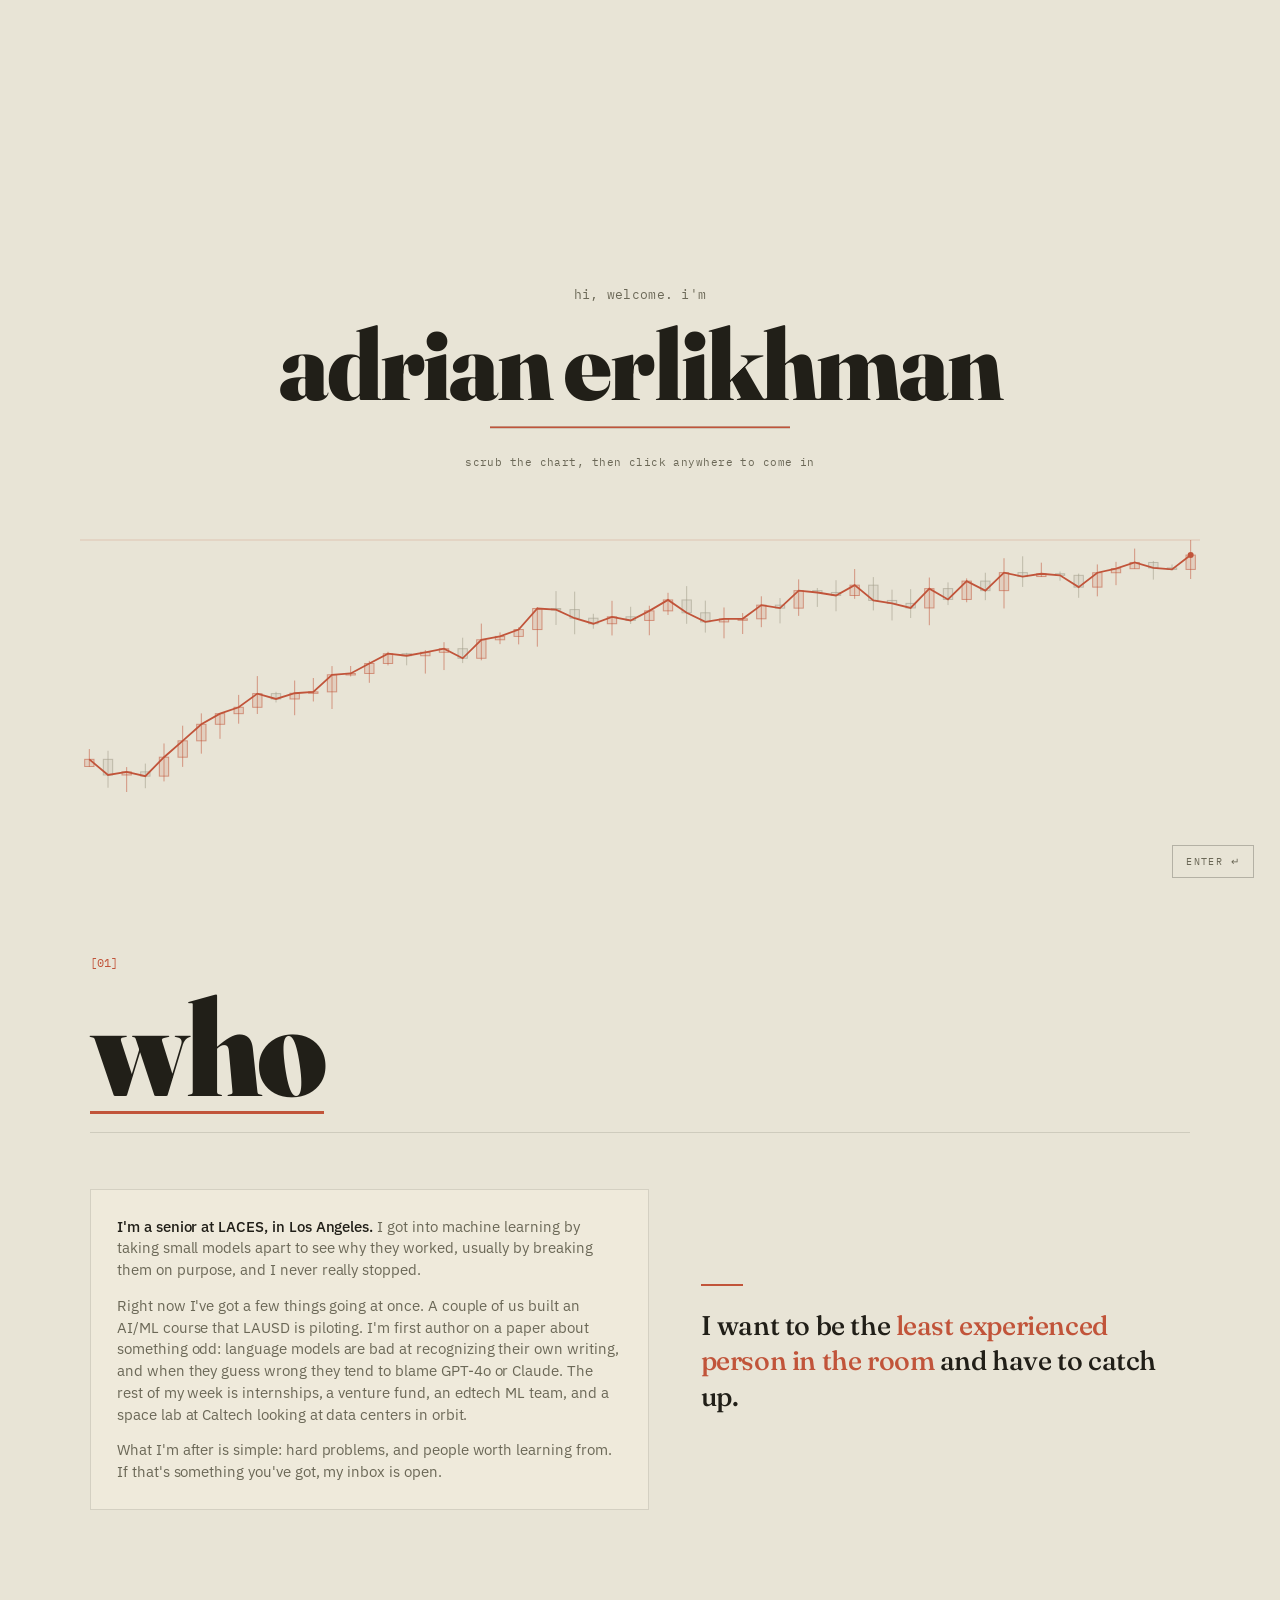
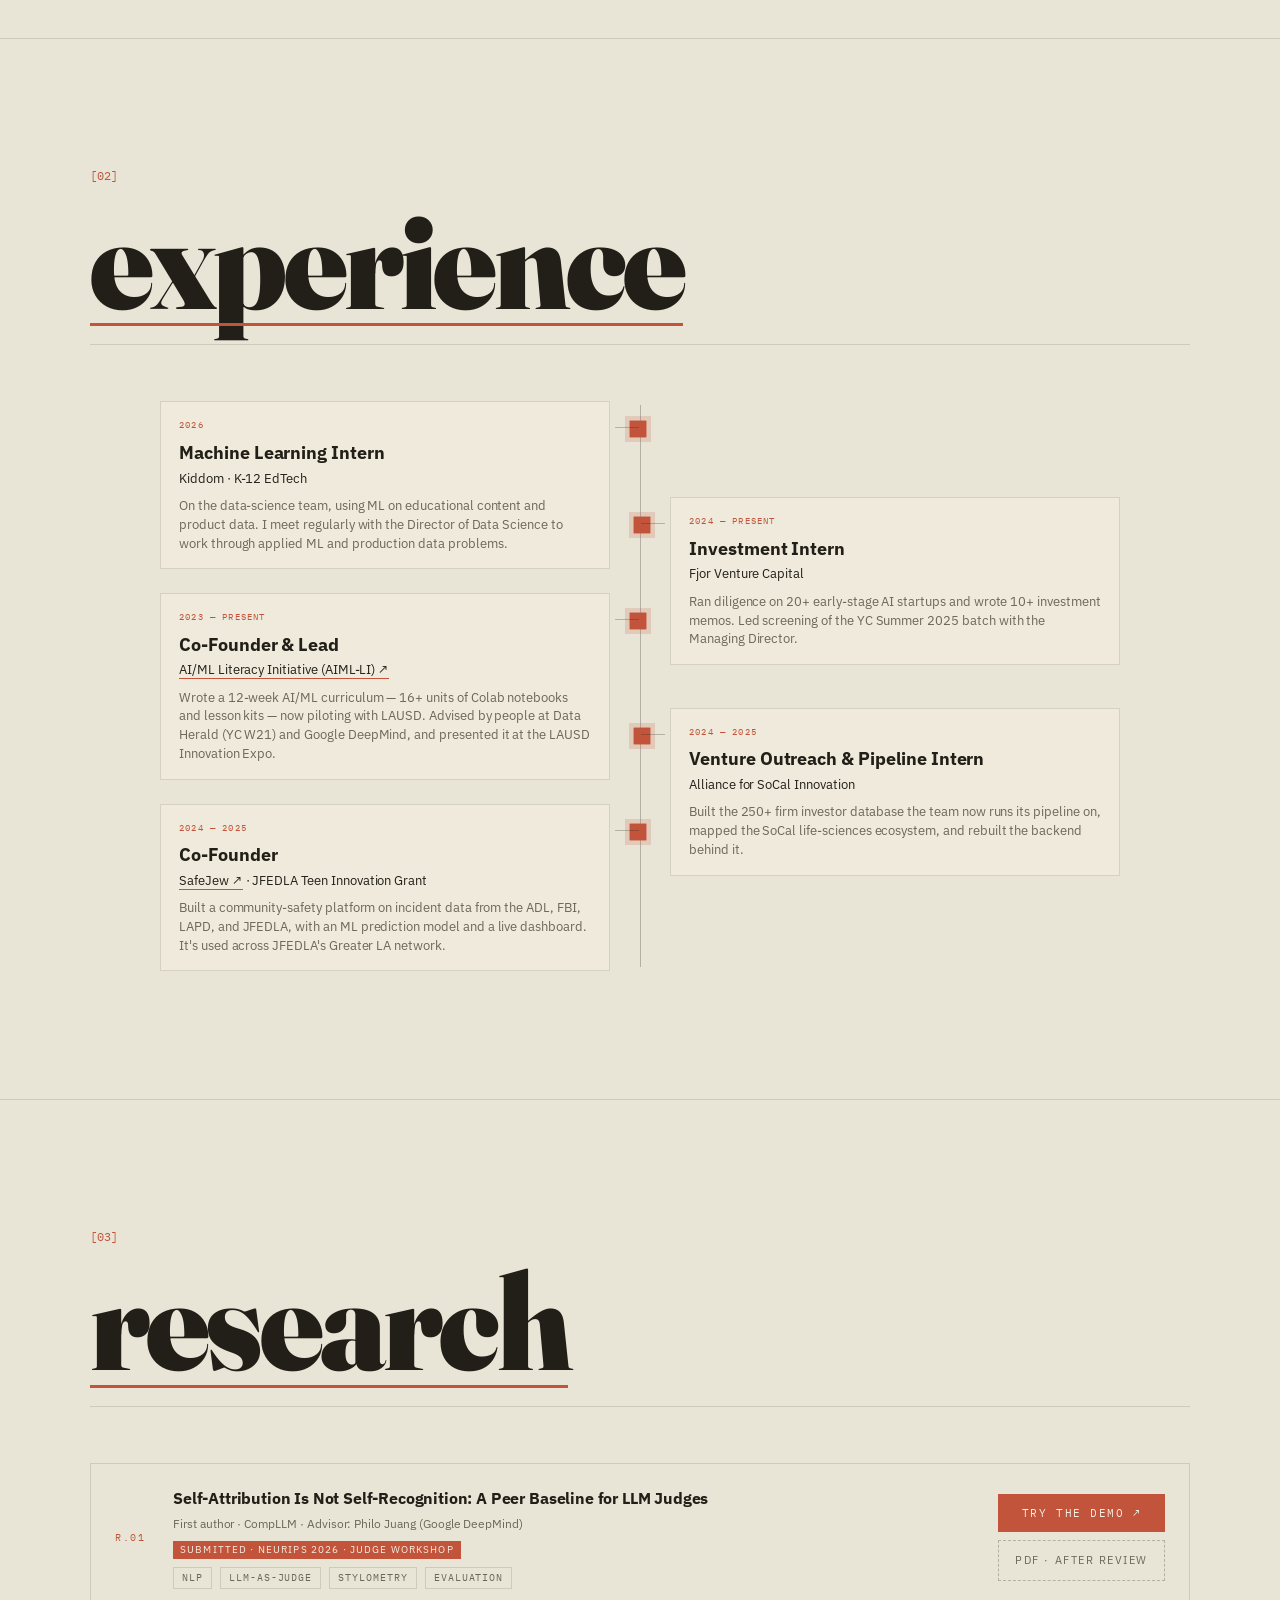
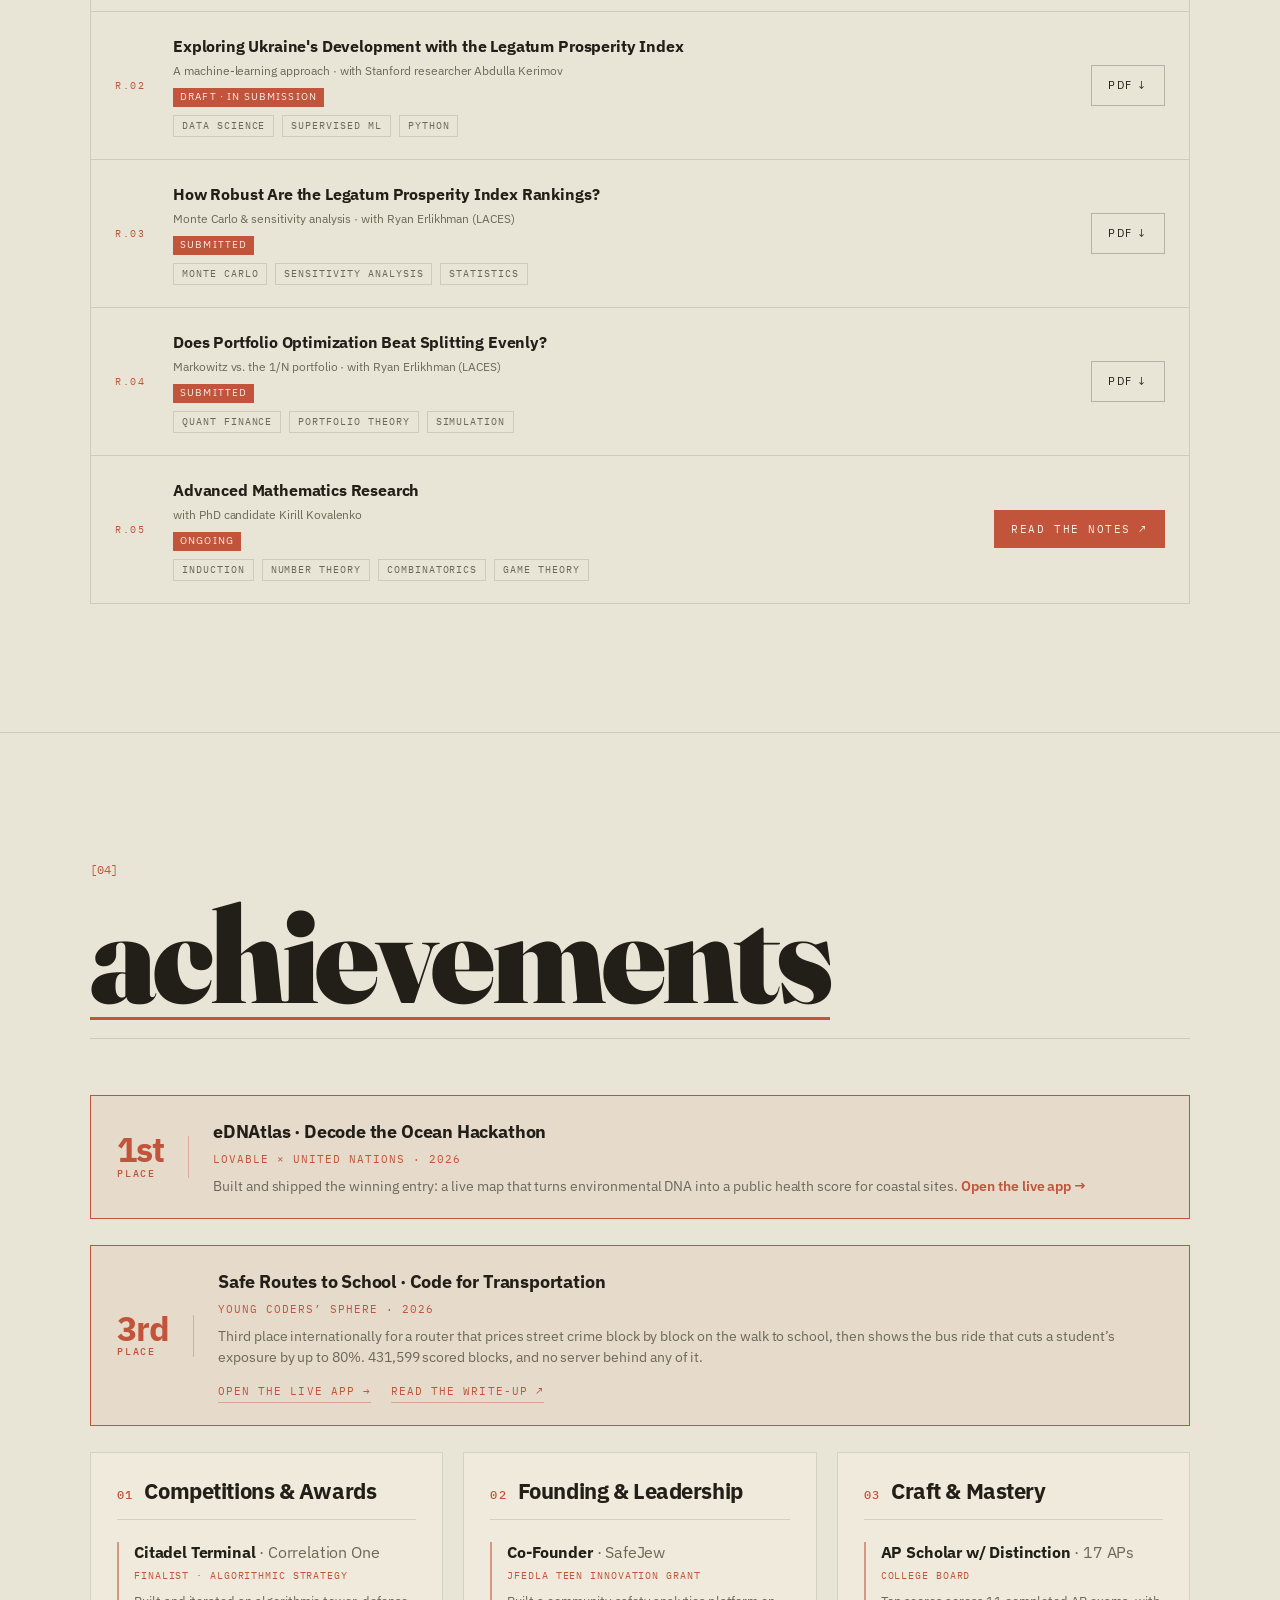
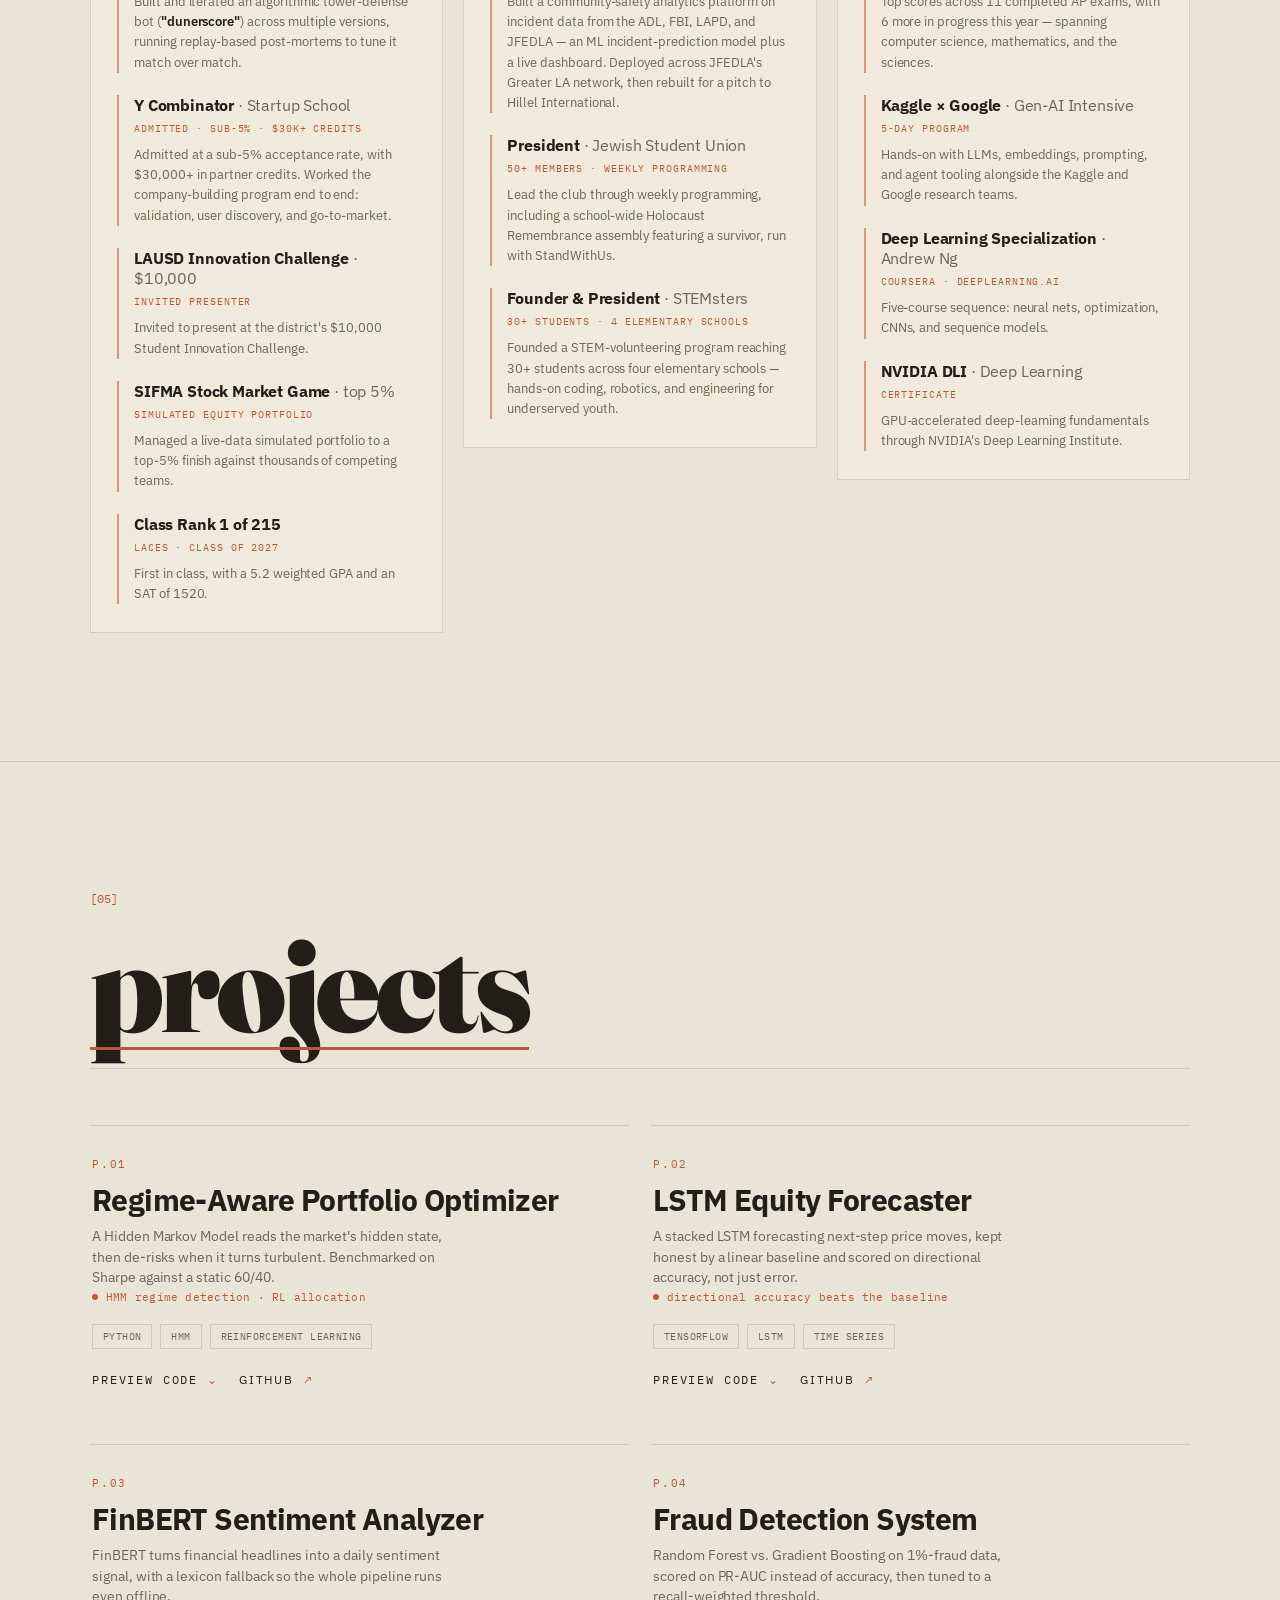
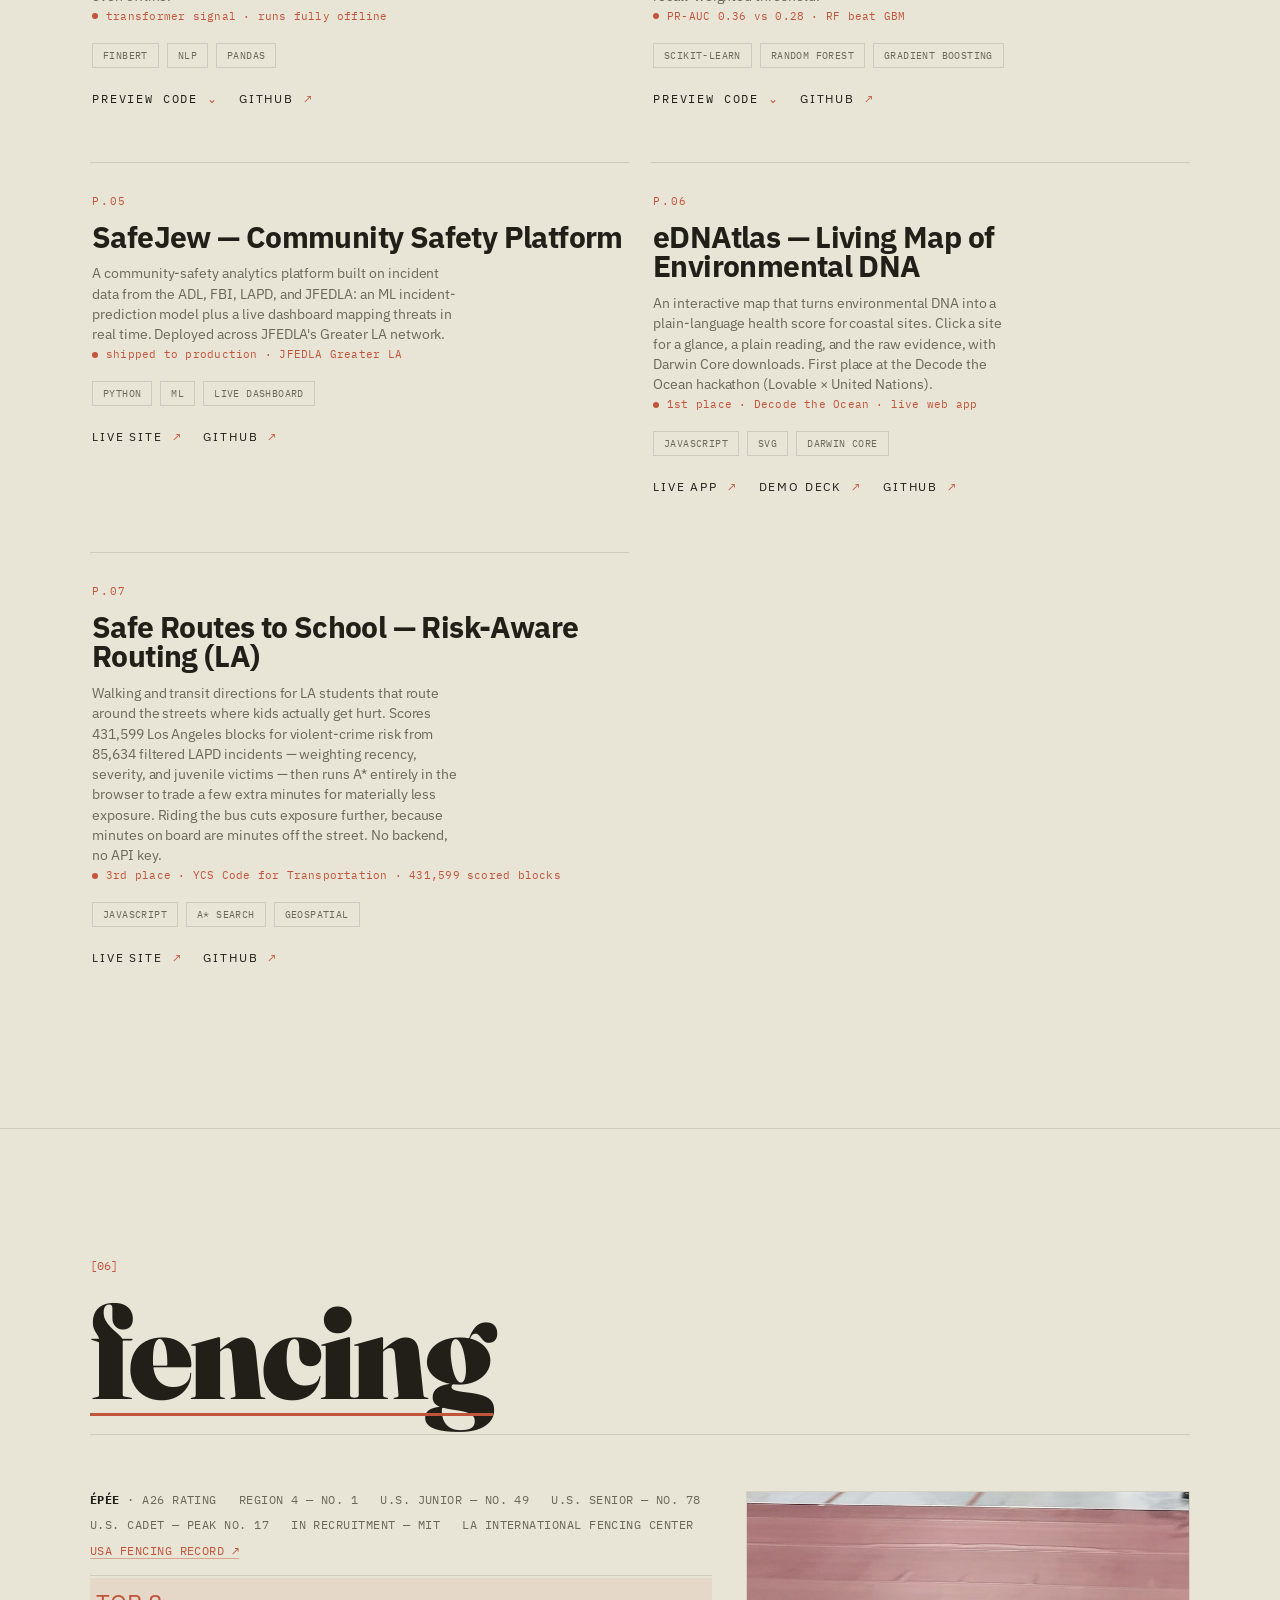
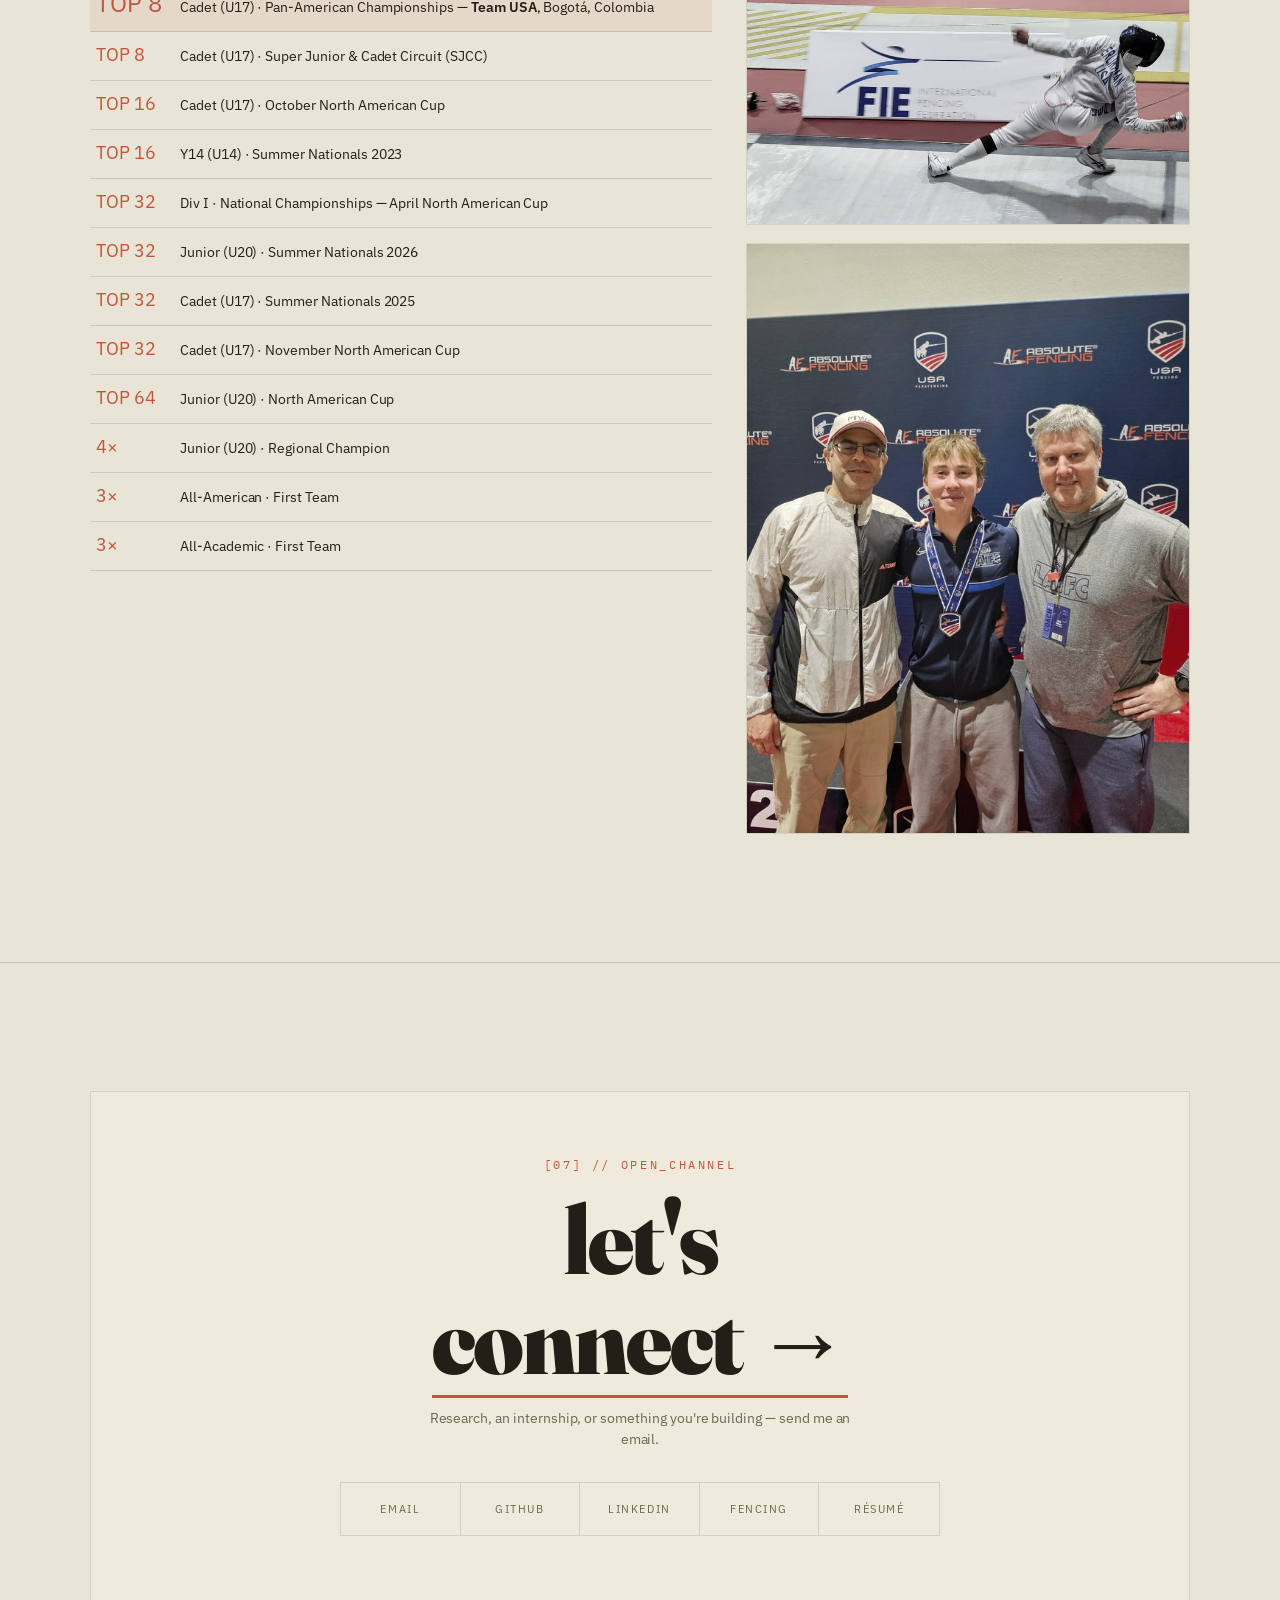
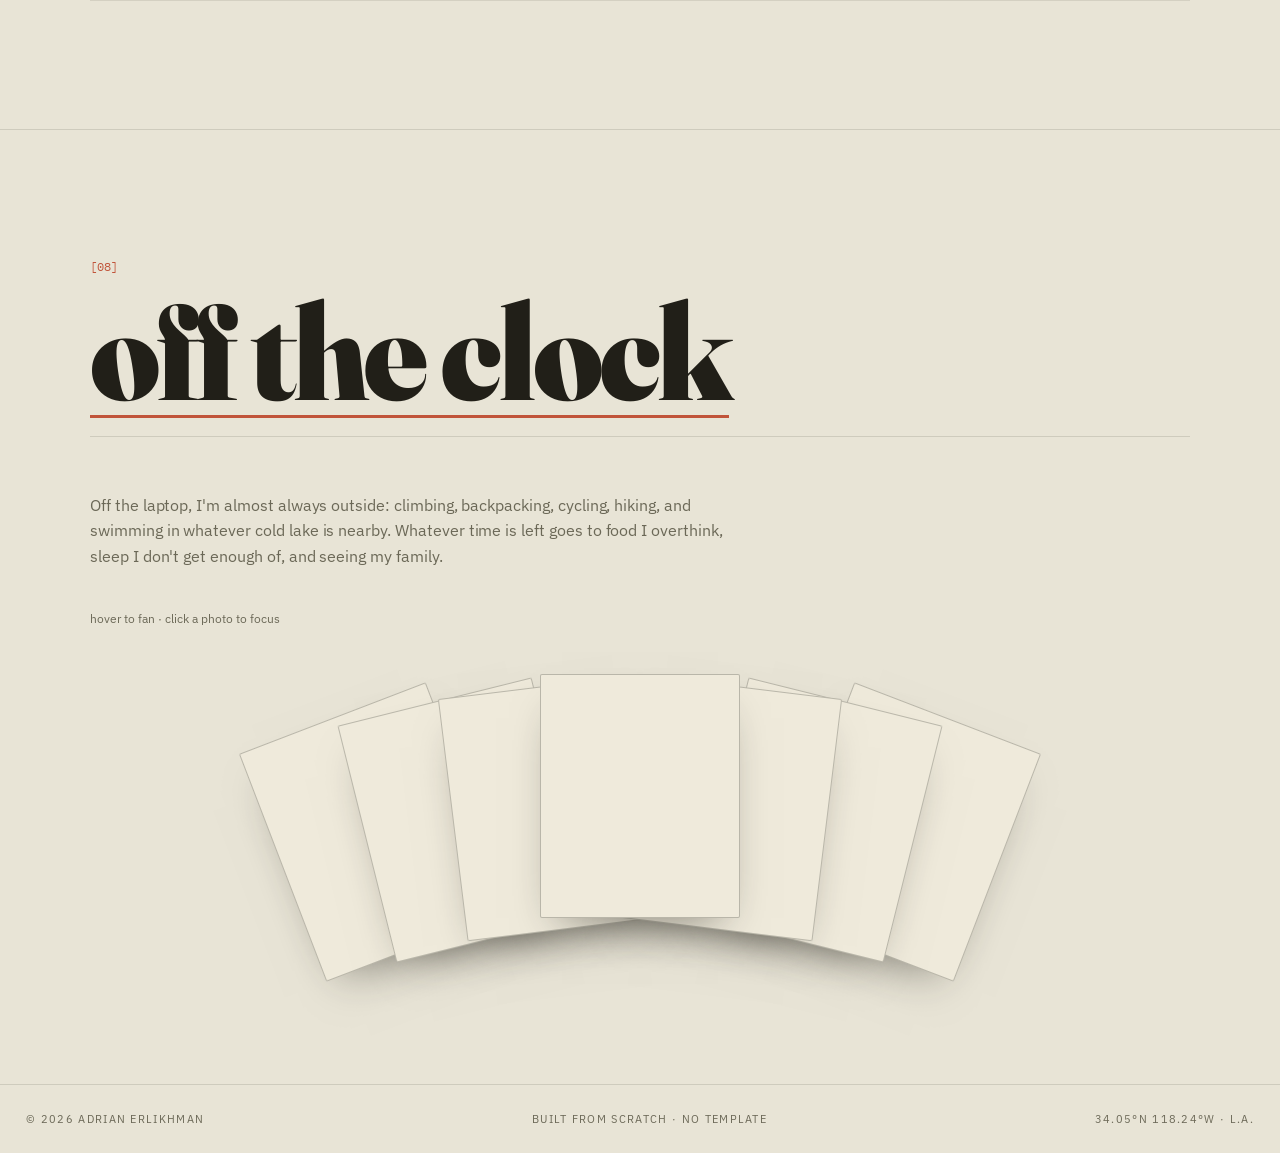
<file: index.html>
<!DOCTYPE html>
<html lang="en" data-theme="light">
<head>
<meta charset="UTF-8" />
<meta name="viewport" content="width=device-width, initial-scale=1.0" />
<!-- ============================================================= -->
<!--  ADRIAN ERLIKHMAN — portfolio                                 -->
<!--  Search  [EDIT]  for things to fill in (photo, links, PDFs).  -->
<!--  PHOTO: drop a file named  adrian.jpg  next to this html.     -->
<!--  Everything here is real, from your resume. The GitHub / PDF  -->
<!--  links are placeholders (#) — point them at your real repos   -->
<!--  and paper drafts when they're ready.                         -->
<!-- ============================================================= -->
<title>Adrian Erlikhman — AI/ML · Quant · Data</title>
<meta name="description" content="Adrian Erlikhman — high-school senior in Los Angeles working on AI/ML, quantitative finance, and data science. First-author NLP research, VC and ML internships, and models that ship.">
<meta name="author" content="Adrian Erlikhman">
<meta name="robots" content="index, follow, max-image-preview:large, max-snippet:-1, max-video-preview:-1">
<link rel="me" href="https://github.com/adrian-erlikhman">
<link rel="me" href="https://www.linkedin.com/in/adrian-erlikhman-55489620b">
<link rel="sitemap" type="application/xml" href="/sitemap.xml">
<link rel="preload" as="image" href="adrian.jpg" fetchpriority="high">
<meta name="theme-color" content="#f3f1ea">
<link rel="canonical" href="https://adrianerlikhman.is-a.dev/">
<link rel="icon" type="image/svg+xml" href="favicon.svg">
<link rel="alternate icon" href="favicon.svg">
<link rel="apple-touch-icon" href="apple-touch-icon.png">
<!-- Open Graph / social share preview -->
<meta property="og:type" content="website">
<meta property="og:site_name" content="Adrian Erlikhman">
<meta property="og:title" content="Adrian Erlikhman — AI/ML · Quant · Data">
<meta property="og:description" content="High-school senior in LA. First-author NLP research, VC and ML internships, and a first-place ocean-DNA hackathon win. Models that ship.">
<meta property="og:url" content="https://adrianerlikhman.is-a.dev/">
<meta property="og:image" content="https://adrianerlikhman.is-a.dev/og.png?v=2">
<meta property="og:image:width" content="1200">
<meta property="og:image:height" content="630">
<meta property="og:image:type" content="image/png">
<meta property="og:image:alt" content="Adrian Erlikhman — machine learning, quantitative finance, data science. 1st place, Decode the Ocean.">
<!-- Twitter card -->
<meta name="twitter:card" content="summary_large_image">
<meta name="twitter:title" content="Adrian Erlikhman — AI/ML · Quant · Data">
<meta name="twitter:description" content="High-school senior in LA. First-author NLP research, VC and ML internships, and a first-place ocean-DNA hackathon win. Models that ship.">
<meta name="twitter:image" content="https://adrianerlikhman.is-a.dev/og.png?v=2">
<meta name="twitter:image:alt" content="Adrian Erlikhman — machine learning, quantitative finance, data science. 1st place, Decode the Ocean.">
<link rel="preconnect" href="https://fonts.googleapis.com">
<link rel="preconnect" href="https://fonts.gstatic.com" crossorigin>
<link href="https://fonts.googleapis.com/css2?family=Fraunces:opsz,wght@9..144,500;9..144,600;9..144,900&family=IBM+Plex+Sans:wght@400;500;600;700&family=IBM+Plex+Mono:wght@400;500;600&display=swap" rel="stylesheet">
<style>
:root{--mono:'IBM Plex Mono',ui-monospace,SFMono-Regular,monospace;--disp:'IBM Plex Sans',system-ui,-apple-system,sans-serif;--sans:'IBM Plex Sans',system-ui,-apple-system,sans-serif;--pixel:'IBM Plex Mono',ui-monospace,monospace;--maxw:1120px;}
[data-theme="light"]{--bg:#e8e4d6;--bg2:#e2ddcc;--panel:#efeadb;--ink:#211f18;--dim:#6b6857;--acc:#c1543a;--acc-ink:#f6efe6;--up:#3c7a4e;--line:rgba(33,31,24,.13);--line-strong:rgba(33,31,24,.26);--vig:rgba(193,84,58,.05);}
*{margin:0;padding:0;box-sizing:border-box}
.sr-only{position:absolute;width:1px;height:1px;padding:0;margin:-1px;overflow:hidden;clip:rect(0,0,0,0);white-space:nowrap;border:0}
.skip-link{position:fixed;top:8px;left:8px;z-index:400;transform:translateY(-160%);background:var(--acc);color:var(--acc-ink);font-family:var(--mono);font-size:11px;letter-spacing:.14em;text-transform:uppercase;padding:11px 16px;text-decoration:none;white-space:nowrap;transition:transform .18s ease}
.skip-link:focus{transform:none}
#main:focus{outline:none}
html{scroll-behavior:smooth;overflow-x:clip}
body{background:var(--bg);color:var(--ink);font-family:var(--mono);line-height:1.55;font-size:15px;overflow-x:clip;-webkit-font-smoothing:antialiased;transition:background .4s,color .4s}
@media(pointer:coarse){body{cursor:auto}}
a{color:inherit;text-decoration:none}
::selection{background:var(--acc);color:var(--acc-ink)}
.bg-grid{position:fixed;inset:0;z-index:0;pointer-events:none;background-image:radial-gradient(var(--line) 1px,transparent 1px);background-size:26px 26px;mask-image:radial-gradient(ellipse 120% 100% at 50% 0%,#000 55%,transparent 100%);opacity:.6}
.bg-lines{position:fixed;inset:0;z-index:0;pointer-events:none}
.bg-vignette{position:fixed;inset:0;z-index:0;pointer-events:none;background:radial-gradient(ellipse 90% 60% at 50% -10%,var(--vig),transparent 60%)}
.cur{display:none}
.cur::before,.cur::after{content:"";position:absolute;background:var(--acc)}
.cur::before{left:50%;top:0;bottom:0;width:1px;transform:translateX(-50%)}
.cur::after{top:50%;left:0;right:0;height:1px;transform:translateY(-50%)}
.cur.lock{width:44px;height:44px;border:1px solid var(--acc);border-radius:50%}
@media(pointer:coarse){.cur{display:none}}
#topbar{position:fixed;top:0;left:0;height:2px;width:0;background:var(--acc);z-index:200}
.wrap{max-width:var(--maxw);margin:0 auto;padding:0 26px;position:relative;z-index:2}
.hud{position:fixed;top:0;left:0;right:0;z-index:150;display:flex;justify-content:space-between;align-items:center;padding:13px 26px;font-size:11px;letter-spacing:.14em;text-transform:uppercase;color:var(--dim);border-bottom:1px solid var(--line);background:color-mix(in srgb,var(--bg) 78%,transparent);backdrop-filter:blur(6px)}
.hud .b{display:flex;gap:18px;align-items:center}
.hud .live{color:var(--acc)}
.hud a:hover{color:var(--ink)}
.hud .navset{display:flex;gap:15px;align-items:center}
.tog{border:1px solid var(--line-strong);background:transparent;color:var(--dim);font-family:var(--mono);font-size:10px;letter-spacing:.1em;text-transform:uppercase;padding:6px 10px;cursor:pointer;transition:.25s}
.tog:hover{color:var(--ink);border-color:var(--acc)}
@media(max-width:900px){.hud .navset a,.hud .b span.hide{display:none}}
header.hero{min-height:100svh;display:grid;grid-template-columns:1.15fr .85fr;align-items:center;gap:44px;padding:120px 0 60px}
@media(max-width:900px){header.hero{grid-template-columns:1fr;gap:34px;padding-top:110px}}
.tag-row{display:flex;gap:10px;align-items:center;font-size:11px;letter-spacing:.2em;text-transform:uppercase;color:var(--dim);margin-bottom:24px;flex-wrap:wrap}
.tag-row .sq{width:8px;height:8px;background:var(--acc);animation:blink 2.8s ease-in-out infinite}
@keyframes blink{0%,100%{opacity:1}50%{opacity:.55}}
.hero h1{font-family:var(--disp);font-weight:400;line-height:.85;letter-spacing:.01em;font-size:clamp(2.7rem,10vw,7.4rem);text-transform:uppercase}
.hero h1 .ln{display:block;overflow:hidden}
.hero h1 .ln span{display:block;transform:translateY(105%);transition:transform 1s cubic-bezier(.16,1,.3,1)}
.hero h1 .ln.go span{transform:none}
.hero h1 .out{color:transparent;-webkit-text-stroke:1.4px var(--ink)}
.role{margin-top:24px;max-width:470px;color:var(--dim);font-size:14px}
.role b{color:var(--ink);font-weight:500}
.bus{display:flex;flex-wrap:wrap;margin-top:28px;border-top:1px solid var(--line);border-bottom:1px solid var(--line)}
.bus .node{flex:1 1 120px;padding:14px 8px 14px 18px;border-right:1px solid var(--line);position:relative;transition:background .25s}
.bus .node:last-child{border-right:0}
.bus .node::before{content:"";position:absolute;left:0;top:50%;width:9px;height:9px;background:var(--bg);border:1px solid var(--acc);transform:translate(-50%,-50%)}
.bus .node small{display:block;font-size:9px;letter-spacing:.12em;color:var(--dim)}
.bus .node b{font-weight:500;font-size:13px;letter-spacing:.03em}
.bus .node:hover{background:color-mix(in srgb,var(--acc) 12%,transparent)}
.hero-cta{display:flex;gap:14px;margin-top:30px;flex-wrap:wrap}
.btn{font-family:var(--mono);font-size:12px;letter-spacing:.14em;text-transform:uppercase;padding:14px 22px;border:1px solid var(--line-strong);background:transparent;color:var(--ink);display:inline-flex;align-items:center;gap:10px;position:relative;overflow:hidden;transition:color .25s,border-color .25s}
.btn::before{content:"";position:absolute;inset:0;background:var(--acc);transform:translateY(101%);transition:transform .3s cubic-bezier(.16,1,.3,1)}
.btn:hover::before{transform:none}
.btn:hover{color:var(--acc-ink);border-color:var(--acc)}
.btn span{position:relative;z-index:1}
.btn.solid{background:var(--acc);color:var(--acc-ink);border-color:var(--acc)}
.btn.solid::before{background:var(--ink)}
.btn.solid:hover{color:var(--bg)}
.portrait{position:relative;aspect-ratio:4/5;border:1px solid var(--line-strong);background:var(--panel);overflow:hidden}
.portrait::before,.portrait::after{content:"";position:absolute;width:16px;height:16px;border:2px solid var(--acc);z-index:3}
.portrait::before{top:8px;left:8px;border-right:0;border-bottom:0}
.portrait::after{bottom:8px;right:8px;border-left:0;border-top:0}
.portrait img{width:100%;height:100%;object-fit:cover;filter:grayscale(.15) contrast(1.03)}
.ph-fallback{position:absolute;inset:0;display:flex;flex-direction:column;align-items:center;justify-content:center;gap:12px;background:repeating-linear-gradient(45deg,var(--panel) 0 12px,var(--bg2) 12px 24px);color:var(--dim);text-align:center;padding:20px}
.ph-fallback .ic{font-size:34px}
.ph-fallback small{font-size:10.5px;letter-spacing:.12em;text-transform:uppercase;max-width:180px}
.ph-cap{position:absolute;left:0;bottom:0;z-index:4;background:var(--acc);color:var(--acc-ink);font-size:10.5px;letter-spacing:.14em;text-transform:uppercase;padding:7px 12px}
.ph-id{position:absolute;right:10px;top:10px;z-index:4;font-size:10px;letter-spacing:.14em;color:var(--dim)}
.dotc{position:absolute;z-index:4;width:6px;height:6px;background:var(--acc);animation:blink 3s ease-in-out infinite}
.dotc.tr{top:10px;right:26px}.dotc.bl{bottom:10px;left:120px}
section{position:relative;z-index:2;padding:92px 0;border-top:1px solid var(--line)}
.sec-label{display:flex;align-items:baseline;gap:16px;margin-bottom:42px;flex-wrap:wrap}
.sec-label .idx{color:var(--acc);font-size:12px;letter-spacing:.2em}
.sec-label h2{font-family:var(--disp);font-weight:400;font-size:clamp(2rem,6vw,4rem);text-transform:uppercase;line-height:.9}
.sec-label .note{margin-left:auto;color:var(--dim);font-size:12px;letter-spacing:.1em;text-transform:uppercase}
@media(max-width:640px){.sec-label .note{margin-left:0;width:100%}}
.mod{position:relative;border:1px solid var(--line);background:var(--panel);padding:26px}
.mod::before,.mod::after{content:"";position:absolute;width:12px;height:12px;border:1px solid var(--acc)}
.mod::before{top:-1px;left:-1px;border-right:0;border-bottom:0}
.mod::after{bottom:-1px;right:-1px;border-left:0;border-top:0}
.about{display:grid;grid-template-columns:1.5fr 1fr;gap:22px}
@media(max-width:820px){.about{grid-template-columns:1fr}}
.about p{color:var(--dim);font-size:14.5px}.about p b{color:var(--ink);font-weight:500}.about p+p{margin-top:14px}
.readout{display:grid;grid-template-columns:1fr 1fr;gap:1px;background:var(--line);border:1px solid var(--line)}
.readout .cell{background:var(--panel);padding:20px}
.readout .n{font-family:var(--disp);font-size:2.3rem;color:var(--acc);line-height:1}
.readout .k{font-size:10.5px;letter-spacing:.13em;text-transform:uppercase;color:var(--dim);margin-top:8px}
.grid{display:grid;grid-template-columns:1fr 1fr;gap:22px}
@media(max-width:760px){.grid{grid-template-columns:1fr}}
.proj{position:relative;border:1px solid var(--line);background:var(--panel);padding:28px;overflow:hidden;transition:border-color .3s,transform .3s}
.proj .id{position:absolute;top:16px;right:20px;font-size:11px;color:var(--dim);letter-spacing:.15em}
.proj .stub{position:absolute;left:0;top:38px;width:22px;height:1px;background:var(--acc);transform:scaleX(0);transform-origin:left;transition:transform .35s}
.proj:hover{border-color:var(--line-strong);transform:translateY(-3px)}
.proj:hover .stub{transform:scaleX(1)}
.proj h3{font-family:var(--disp);font-weight:400;font-size:1.55rem;text-transform:uppercase;line-height:.98;margin-bottom:12px;padding-right:40px}
.proj p{color:var(--dim);font-size:13.5px;max-width:46ch}
.proj .tags{display:flex;flex-wrap:wrap;gap:8px;margin-top:18px}
.proj .tags span{font-size:10.5px;letter-spacing:.1em;text-transform:uppercase;color:var(--dim);border:1px solid var(--line);padding:5px 10px}
.proj .open{margin-top:22px;display:inline-flex;align-items:center;gap:9px;font-size:11.5px;letter-spacing:.16em;text-transform:uppercase}
.proj .open .ar{color:var(--acc);transition:transform .3s}
.proj:hover .open .ar{transform:translate(4px,-4px)}
.proj .sweep{position:absolute;inset:0;pointer-events:none;background:linear-gradient(120deg,transparent 40%,color-mix(in srgb,var(--acc) 12%,transparent) 50%,transparent 60%);transform:translateX(-100%);transition:transform .7s}
.proj:hover .sweep{transform:translateX(100%)}
.papers{border:1px solid var(--line)}
.paper{display:flex;align-items:center;gap:20px;padding:22px 24px;border-bottom:1px solid var(--line);position:relative;transition:background .25s;flex-wrap:wrap}
.paper:last-child{border-bottom:0}
.paper:hover{background:var(--panel)}
.paper .pn{font-size:11px;color:var(--acc);letter-spacing:.15em;min-width:38px}
.paper .pmain{flex:1 1 300px}
.paper h3{font-size:1.02rem;font-weight:500}
.paper .meta{color:var(--dim);font-size:12px;margin-top:4px}
.paper .st{display:inline-block;font-size:9.5px;letter-spacing:.12em;text-transform:uppercase;color:var(--acc-ink);background:var(--acc);padding:2px 7px;margin-top:8px}
.paper .ptags{display:flex;gap:8px;margin-top:8px;flex-wrap:wrap}
.paper .ptags span{font-size:9.5px;letter-spacing:.1em;text-transform:uppercase;color:var(--dim);border:1px solid var(--line);padding:3px 8px}
.paper .dl{font-size:11px;letter-spacing:.14em;text-transform:uppercase;border:1px solid var(--line-strong);padding:11px 16px;white-space:nowrap;transition:.25s}
.paper .dl:hover{background:var(--acc);color:var(--acc-ink);border-color:var(--acc)}
.resume{display:grid;grid-template-columns:1.25fr 1fr;gap:40px}
@media(max-width:820px){.resume{grid-template-columns:1fr}}
.timeline{position:relative;padding-left:28px}
.timeline::before{content:"";position:absolute;left:5px;top:4px;bottom:4px;width:1px;background:var(--line-strong)}
.tl{position:relative;padding-bottom:30px}.tl:last-child{padding-bottom:0}
.tl::before{content:"";position:absolute;left:-27px;top:4px;width:11px;height:11px;background:var(--bg);border:1px solid var(--acc)}
.tl::after{content:"";position:absolute;left:-22px;top:9px;width:16px;height:1px;background:var(--line-strong)}
.tl .when{font-size:11px;letter-spacing:.13em;color:var(--acc)}
.tl h3{font-size:1.08rem;margin-top:7px;font-weight:500}
.tl .org{color:var(--ink);font-size:13px;margin-top:2px}
.tl p{color:var(--dim);font-size:12.5px;margin-top:8px;max-width:54ch}
.skill{margin-bottom:17px}
.skill .top{display:flex;justify-content:space-between;font-size:11.5px;letter-spacing:.07em;text-transform:uppercase;margin-bottom:8px}
.skill .top span:last-child{color:var(--acc)}
.meter{height:10px;border:1px solid var(--line);position:relative;overflow:hidden}
.meter i{position:absolute;left:0;top:0;bottom:0;width:0;background:repeating-linear-gradient(90deg,var(--acc) 0 5px,transparent 5px 8px);transition:width 1.3s cubic-bezier(.16,1,.3,1)}
.stackwrap{margin-top:22px;padding-top:18px;border-top:1px solid var(--line)}
.stackwrap .h{font-size:10.5px;letter-spacing:.14em;text-transform:uppercase;color:var(--dim);margin-bottom:12px}
.chips{display:flex;flex-wrap:wrap;gap:8px}
.chips span{font-size:10.5px;letter-spacing:.05em;color:var(--ink);border:1px solid var(--line);padding:6px 10px}
.trio{display:grid;grid-template-columns:repeat(auto-fit,minmax(238px,1fr));gap:22px}
.trio h3{font-family:var(--disp);font-weight:400;text-transform:uppercase;font-size:1.4rem;margin-bottom:14px}
.trio ul{list-style:none;display:flex;flex-direction:column;gap:9px}
.trio li{color:var(--dim);font-size:13px;padding-left:16px;position:relative}
.trio li::before{content:"▪";position:absolute;left:0;color:var(--acc)}
.trio li b{color:var(--ink);font-weight:500}
.contact{text-align:center;padding:64px 26px}
.contact .idx{color:var(--acc);font-size:12px;letter-spacing:.22em}
.contact h2{font-family:var(--disp);font-weight:400;font-size:clamp(2.4rem,9vw,6rem);text-transform:uppercase;line-height:.9;margin:16px 0 10px}
.contact h2 a{border-bottom:3px solid var(--acc);transition:color .25s}
.contact h2 a:hover{color:var(--acc)}
.contact p{color:var(--dim);max-width:440px;margin:0 auto 32px;font-size:14px}
.links{display:flex;justify-content:center;flex-wrap:wrap;border:1px solid var(--line);max-width:600px;margin:0 auto}
.links a{flex:1 1 20%;padding:18px 8px;font-size:11px;letter-spacing:.14em;text-transform:uppercase;color:var(--dim);border-right:1px solid var(--line);transition:.25s;min-width:110px}
.links a:last-child{border-right:0}
.links a:hover{background:var(--acc);color:var(--acc-ink)}
footer{border-top:1px solid var(--line);padding:26px;display:flex;justify-content:space-between;font-size:11px;letter-spacing:.12em;text-transform:uppercase;color:var(--dim);flex-wrap:wrap;gap:10px}
.rv{opacity:0;transform:translateY(26px);transition:opacity .8s cubic-bezier(.16,1,.3,1),transform .8s cubic-bezier(.16,1,.3,1)}
.rv.in{opacity:1;transform:none}
.rv.d1{transition-delay:.08s}.rv.d2{transition-delay:.16s}.rv.d3{transition-delay:.24s}.rv.d4{transition-delay:.32s}
@media(prefers-reduced-motion:reduce){.rv{opacity:1;transform:none}.hero h1 .ln span{transform:none}}

/* ---------------- INTRO / BOOT SEQUENCE ---------------- */
body.intro-lock{overflow:hidden}
#intro{position:fixed;inset:0;z-index:9998;background:var(--bg);overflow:hidden;
  transition:opacity .55s ease,clip-path .75s cubic-bezier(.76,0,.24,1);clip-path:inset(0 0 0 0)}
#intro.done{clip-path:inset(0 0 100% 0);opacity:0;pointer-events:none}
#introCanvas{position:absolute;inset:0;width:100%;height:100%}
.intro-scan{position:absolute;inset:0;pointer-events:none;opacity:.35;
  background:repeating-linear-gradient(rgba(0,0,0,0) 0 2px,color-mix(in srgb,var(--ink) 8%,transparent) 2px 3px)}
.boot{position:absolute;top:22px;left:26px;font-family:var(--mono);font-size:11px;color:var(--dim);line-height:1.95;letter-spacing:.05em;white-space:pre;z-index:3}
.boot b{color:var(--acc)}
.intro-center{position:absolute;left:50%;top:42%;transform:translate(-50%,-50%);text-align:center;width:min(94vw,900px);z-index:3}
.intro-kick{font-family:var(--mono);font-size:13px;letter-spacing:.02em;color:var(--dim);margin-bottom:14px}
.scramble{font-family:var(--disp);font-weight:700;font-size:clamp(2.7rem,9vw,6.2rem);letter-spacing:-.045em;color:var(--ink);text-transform:none;line-height:.9}
.scramble .cur-c{color:var(--acc)}
.intro-sub{margin-top:18px;font-family:var(--sans);font-size:15px;color:var(--acc);letter-spacing:.01em}
.intro-status{margin-top:26px;font-family:var(--mono);font-size:11px;letter-spacing:.04em;color:var(--dim)}
.intro-bar{margin:16px auto 0;width:min(72vw,300px);height:2px;background:var(--line-strong);position:relative;overflow:hidden}
.intro-bar i{position:absolute;inset:0 auto 0 0;width:0;background:var(--acc)}
#skip{position:absolute;bottom:22px;right:26px;z-index:3;background:transparent;border:1px solid var(--line-strong);color:var(--dim);font-family:var(--mono);font-size:10px;letter-spacing:.14em;text-transform:uppercase;padding:9px 13px;cursor:pointer}
#skip:hover{color:var(--ink);border-color:var(--acc)}
@media(prefers-reduced-motion:reduce){#intro{display:none}}

/* ---------------- INTERACTIVE TERMINAL ---------------- */
.term-strip{border-top:1px solid var(--line);border-bottom:1px solid var(--line);position:relative;z-index:2;background:color-mix(in srgb,var(--panel) 55%,transparent);padding:22px 0}
.term{border:1px solid var(--line-strong);background:color-mix(in srgb,var(--bg) 55%,var(--panel));font-family:var(--mono);font-size:13px;line-height:1.65;position:relative;box-shadow:0 10px 40px rgba(0,0,0,.06)}
.term-head{display:flex;align-items:center;gap:7px;padding:9px 13px;border-bottom:1px solid var(--line)}
.term-head .tdot{width:10px;height:10px;border-radius:50%;background:var(--line-strong)}
.term-head .tdot.r{background:#ff6b6b}.term-head .tdot.y{background:#e6b23a}.term-head .tdot.g{background:#2fb673}
.term-title{margin-left:8px;font-size:11px;letter-spacing:.06em;color:var(--dim)}
.term-title b{color:var(--acc);font-weight:500}
.term-body{padding:14px 16px 4px;max-height:190px;overflow-y:auto}
.term-line{white-space:pre-wrap;word-break:break-word;margin-bottom:5px;color:var(--ink)}
.term-line .tp{color:var(--acc);margin-right:8px}
.term-line.dim{color:var(--dim)}
.term-line b{color:var(--acc);font-weight:500}
.term-line a{color:var(--acc);border-bottom:1px solid var(--acc)}
.term-inputline{display:flex;align-items:center;gap:8px;padding:8px 16px 14px;border-top:1px dashed var(--line)}
.term-inputline .tp{color:var(--acc);white-space:nowrap}
#termIn{flex:1;background:none;border:0;outline:0;color:var(--ink);font-family:var(--mono);font-size:13px;caret-color:var(--acc);cursor:text}
#termIn::placeholder{color:var(--dim)}

/* ---------------- PAGE MOTION UPGRADES ---------------- */
/* scroll-spy nav */
.hud .navset a{position:relative}
.hud .navset a.active{color:var(--acc)}
.hud .navset a::after{content:"";position:absolute;left:0;right:100%;bottom:-3px;height:1px;background:var(--acc);transition:right .35s cubic-bezier(.16,1,.3,1)}
.hud .navset a.active::after{right:0}
/* section header underline draws in on reveal */
.sec-label h2{position:relative;display:inline-block}
.sec-label h2::after{content:"";position:absolute;left:0;bottom:-8px;height:3px;width:100%;background:var(--acc);transform:scaleX(0);transform-origin:left;transition:transform .8s cubic-bezier(.16,1,.3,1) .18s}
.sec-label.in h2::after{transform:scaleX(1)}
/* timeline: spine fills + nodes ignite on scroll */
.timeline .tl-fill{position:absolute;left:5px;top:4px;width:1px;height:0;background:var(--acc);z-index:1;box-shadow:0 0 7px var(--acc)}
.timeline.armed .tl{opacity:.4;transform:translateX(-5px);transition:opacity .6s cubic-bezier(.16,1,.3,1),transform .6s cubic-bezier(.16,1,.3,1)}
.timeline.armed .tl.lit{opacity:1;transform:none}
.tl::before{transition:background .45s,box-shadow .45s,transform .45s}
.tl.lit::before{background:var(--acc);transform:scale(1.18);box-shadow:0 0 0 4px color-mix(in srgb,var(--acc) 18%,transparent)}
/* project cards: 3D tilt + cursor spotlight */
.proj{transform-style:preserve-3d;will-change:transform;transition:transform .25s cubic-bezier(.16,1,.3,1),border-color .3s}
.proj .glow{position:absolute;inset:0;pointer-events:none;opacity:0;transition:opacity .3s;z-index:0;
  background:radial-gradient(200px circle at var(--gx,50%) var(--gy,50%),color-mix(in srgb,var(--acc) 15%,transparent),transparent 60%)}
.proj:hover .glow{opacity:1}
.proj>*:not(.glow):not(.sweep){position:relative;z-index:1}
@media(prefers-reduced-motion:reduce){.timeline.armed .tl{opacity:1;transform:none}.sec-label h2::after{transition:none}}

/* paper hover -> abstract preview */
.paper .abstract{max-height:0;overflow:hidden;opacity:0;color:var(--dim);font-size:12.5px;line-height:1.55;max-width:64ch;margin-top:0;
  transition:max-height .55s cubic-bezier(.16,1,.3,1),opacity .4s ease,margin-top .4s}
.paper:hover .abstract,.paper:focus-within .abstract{max-height:200px;opacity:1;margin-top:12px}
.paper{transition:background .25s}
.paper:hover{background:color-mix(in srgb,var(--acc) 5%,transparent)}

/* static blueprint grid — a faint, calm backdrop (no cursor flashlight) */
.blueprint{position:fixed;inset:0;z-index:1;pointer-events:none;opacity:.5;
  background-image:
    linear-gradient(color-mix(in srgb,var(--acc) 12%,transparent) 1px,transparent 1px),
    linear-gradient(90deg,color-mix(in srgb,var(--acc) 12%,transparent) 1px,transparent 1px);
  background-size:64px 64px,64px 64px;
  -webkit-mask-image:radial-gradient(ellipse 95% 70% at 50% 0%,#000 0%,transparent 78%);
  mask-image:radial-gradient(ellipse 95% 70% at 50% 0%,#000 0%,transparent 78%)}
@media(pointer:coarse){.blueprint{display:none}}

/* hero interest bus -> traveling signal */
.bus{position:relative;overflow:hidden}
.bus::after{content:"";position:absolute;top:0;bottom:0;left:0;width:70px;pointer-events:none;
  background:linear-gradient(90deg,transparent,color-mix(in srgb,var(--acc) 16%,transparent),transparent);
  animation:busSweep 3.4s linear infinite}
@keyframes busSweep{from{transform:translateX(-70px)}to{transform:translateX(calc(100vw))}}
.bus .node::before{animation:busDot 3.4s ease-in-out infinite}
.bus .node:nth-child(1)::before{animation-delay:0s}
.bus .node:nth-child(2)::before{animation-delay:.34s}
.bus .node:nth-child(3)::before{animation-delay:.68s}
.bus .node:nth-child(4)::before{animation-delay:1.02s}
@keyframes busDot{0%,86%,100%{box-shadow:none;background:var(--bg)}90%{box-shadow:0 0 9px var(--acc);background:var(--acc)}}

/* hero sparkline */
.spark{display:inline-flex;align-items:center;gap:10px;margin-top:14px;font-family:var(--mono);font-size:10.5px;letter-spacing:.16em;text-transform:uppercase;color:var(--dim)}
.spark canvas{display:block;width:150px;height:34px}
.spark .sv{color:var(--acc);font-weight:500;min-width:56px}
.spark .lv{display:inline-flex;align-items:center;gap:6px}
.spark .lv::before{content:"";width:6px;height:6px;border-radius:50%;background:var(--acc);box-shadow:0 0 8px var(--acc);animation:blink 2.8s ease-in-out infinite}

/* ---------------- COMMAND PALETTE (⌘K) ---------------- */
.kbtn{font-family:var(--mono);font-size:10px;letter-spacing:.1em;color:var(--dim);background:transparent;border:1px solid var(--line-strong);padding:5px 9px;cursor:pointer;transition:.25s}
.kbtn:hover{color:var(--acc);border-color:var(--acc)}
@media(max-width:900px){.kbtn{display:none}}
.cmdk{position:fixed;inset:0;z-index:9990;display:flex;align-items:flex-start;justify-content:center;padding-top:14vh;
  background:color-mix(in srgb,var(--bg) 55%,transparent);backdrop-filter:blur(4px);animation:cmdkIn .18s ease}
.cmdk[hidden]{display:none}
@keyframes cmdkIn{from{opacity:0}to{opacity:1}}
.cmdk-panel{width:min(560px,92vw);background:var(--panel);border:1px solid var(--line-strong);position:relative;box-shadow:0 30px 90px rgba(0,0,0,.28)}
.cmdk-panel::before,.cmdk-panel::after{content:"";position:absolute;width:12px;height:12px;border:1px solid var(--acc)}
.cmdk-panel::before{top:-1px;left:-1px;border-right:0;border-bottom:0}
.cmdk-panel::after{bottom:-1px;right:-1px;border-left:0;border-top:0}
.cmdk-top{display:flex;align-items:center;gap:10px;padding:15px 18px;border-bottom:1px solid var(--line)}
.cmdk-prompt{font-family:var(--mono);font-size:12px;color:var(--acc);white-space:nowrap}
#cmdkInput{flex:1;background:none;border:0;outline:0;color:var(--ink);font-family:var(--mono);font-size:14px;cursor:text}
#cmdkInput::placeholder{color:var(--dim)}
.cmdk-list{list-style:none;max-height:46vh;overflow:auto}
.cmdk-list li{display:flex;align-items:center;gap:12px;padding:12px 18px;font-size:13.5px;cursor:pointer;border-bottom:1px solid var(--line);color:var(--ink)}
.cmdk-list li .ic{font-family:var(--mono);color:var(--acc);width:14px;text-align:center}
.cmdk-list li .k{margin-left:auto;font-family:var(--mono);font-size:9.5px;letter-spacing:.12em;text-transform:uppercase;color:var(--dim);border:1px solid var(--line);padding:2px 7px}
.cmdk-list li.sel{background:color-mix(in srgb,var(--acc) 12%,transparent);color:var(--acc)}
.cmdk-list li.sel .k{border-color:var(--acc);color:var(--acc)}
.cmdk-list .none{color:var(--dim);padding:18px;font-size:13px}
.cmdk-foot{display:flex;gap:16px;padding:10px 18px;border-top:1px solid var(--line);font-family:var(--mono);font-size:9.5px;letter-spacing:.1em;text-transform:uppercase;color:var(--dim)}
.toast{position:fixed;left:50%;bottom:34px;transform:translate(-50%,20px);z-index:9995;background:var(--panel);border:1px solid var(--acc);
  color:var(--ink);font-family:var(--mono);font-size:12px;letter-spacing:.04em;padding:12px 18px;opacity:0;transition:opacity .35s,transform .35s}
.toast.show{opacity:1;transform:translate(-50%,0)}
.hero h1{cursor:default}

/* ---------------- OFFLINE / MAINTENANCE SCREEN ---------------- */
#offline{position:fixed;inset:0;z-index:10000;background:var(--bg);display:flex;align-items:center;justify-content:center;overflow:hidden}
#offline[hidden]{display:none}
.off-grid{position:absolute;inset:0;pointer-events:none;opacity:.5;
  background-image:radial-gradient(var(--line) 1px,transparent 1px);background-size:26px 26px;
  -webkit-mask-image:radial-gradient(ellipse 90% 70% at 50% 40%,#000 40%,transparent 100%);
  mask-image:radial-gradient(ellipse 90% 70% at 50% 40%,#000 40%,transparent 100%)}
.off-inner{position:relative;text-align:center;padding:24px}
.off-tag{font-family:var(--mono);font-size:11px;letter-spacing:.28em;text-transform:uppercase;color:var(--acc);display:inline-flex;align-items:center;gap:9px}
.off-dot{width:8px;height:8px;border-radius:50%;background:var(--acc);box-shadow:0 0 10px var(--acc);animation:blink 2.8s ease-in-out infinite}
.off-title{font-family:var(--disp);font-weight:400;font-size:clamp(3rem,13vw,9rem);text-transform:uppercase;line-height:.86;letter-spacing:.01em;margin:20px 0 18px}
.off-sub{font-family:var(--mono);font-size:13px;color:var(--dim);letter-spacing:.04em;max-width:40ch;margin:0 auto}
.off-mail{display:inline-block;margin-top:26px;font-family:var(--mono);font-size:12px;letter-spacing:.08em;color:var(--ink);border-bottom:1px solid var(--acc);padding-bottom:3px}
.off-mail:hover{color:var(--acc)}

/* ---------------- PROJECT ACTIONS + CODE PREVIEW ---------------- */
.proj-actions{display:flex;gap:20px;align-items:center;margin-top:22px;flex-wrap:wrap}
.proj-actions .open{margin-top:0}
/* WCAG 2.5.8 target size: these read as small text but are real controls,
   so grow the hit area without moving anything on screen. */
.proj .open,.proj-actions .open{min-height:24px;padding-block:4px}
.proj-actions{margin-top:18px}
.ae-mark{min-height:24px;padding-block:4px;margin-block:-4px}
.proj .open.prev{background:none;border:0;padding:0;font-family:var(--mono);color:var(--ink);cursor:pointer}
.proj .open.prev:hover{color:var(--acc)}
.proj .open.prev .ar{color:var(--acc);transition:transform .3s var(--ease,cubic-bezier(.16,1,.3,1))}
.proj .open.prev:hover .ar{transform:translateY(2px)}
.codeview{position:fixed;inset:0;z-index:9992;display:flex;align-items:center;justify-content:center;padding:24px;
  background:color-mix(in srgb,var(--bg) 62%,transparent);backdrop-filter:blur(4px);animation:cmdkIn .18s ease}
.codeview[hidden]{display:none}
.cv-panel{width:min(760px,94vw);max-height:82vh;display:flex;flex-direction:column;background:var(--panel);border:1px solid var(--line-strong);position:relative;box-shadow:0 30px 90px rgba(0,0,0,.28)}
.cv-panel::before,.cv-panel::after{content:"";position:absolute;width:12px;height:12px;border:1px solid var(--acc)}
.cv-panel::before{top:-1px;left:-1px;border-right:0;border-bottom:0}
.cv-panel::after{bottom:-1px;right:-1px;border-left:0;border-top:0}
.cv-bar{display:flex;align-items:center;gap:12px;padding:11px 14px;border-bottom:1px solid var(--line);font-family:var(--mono);font-size:11px;color:var(--dim)}
.cv-dots{display:inline-flex;gap:6px}
.cv-dots i{width:10px;height:10px;border-radius:50%;background:var(--line-strong)}
.cv-file{color:var(--ink);letter-spacing:.05em}
.cv-x{margin-left:auto;background:none;border:1px solid var(--line);color:var(--dim);font-family:var(--mono);font-size:10px;letter-spacing:.1em;text-transform:uppercase;padding:5px 9px;cursor:pointer}
.cv-x:hover{color:var(--acc);border-color:var(--acc)}
.cv-code{margin:0;padding:18px 20px;overflow:auto;font-family:var(--mono);font-size:12.5px;line-height:1.7;white-space:pre;tab-size:4;color:var(--ink)}
.cv-code .k{color:var(--acc)}
.cv-code .s{color:#b5762a}
.cv-code .c{color:var(--dim);font-style:italic}
.cv-code .n{color:#1f9b6b}
.cv-foot{display:flex;justify-content:space-between;align-items:center;gap:10px;padding:11px 16px;border-top:1px solid var(--line);font-family:var(--mono);font-size:11px;color:var(--dim)}
.cv-repo{color:var(--acc);border-bottom:1px solid var(--acc);white-space:nowrap}

/* ---------------- BEYOND (differentiated per category) ---------------- */
.beyond-grid{display:grid;grid-template-columns:repeat(3,1fr);gap:22px}
@media(max-width:820px){.beyond-grid{grid-template-columns:1fr}}
.bx{position:relative;border:1px solid var(--line);background:var(--panel);padding:24px}
.bx::before,.bx::after{content:"";position:absolute;width:12px;height:12px;border:1px solid var(--acc)}
.bx::before{top:-1px;left:-1px;border-right:0;border-bottom:0}
.bx::after{bottom:-1px;right:-1px;border-left:0;border-top:0}
.bx-h{font-family:var(--disp);font-weight:400;text-transform:uppercase;font-size:1.45rem;line-height:1;margin-bottom:18px;display:flex;align-items:baseline;gap:10px}
.bx-n{font-family:var(--mono);font-size:11px;letter-spacing:.14em;color:var(--acc);font-weight:500}
.lead{display:flex;flex-direction:column;gap:13px}
.lrole{border-left:2px solid var(--acc);padding:3px 0 3px 12px}
.lrole b{display:block;font-size:1rem;font-weight:600}
.lrole span{display:block;font-size:13px;color:var(--dim)}
.lrole i{display:inline-block;margin-top:6px;font-style:normal;font-family:var(--mono);font-size:9.5px;letter-spacing:.08em;text-transform:uppercase;color:var(--acc);border:1px solid color-mix(in srgb,var(--acc) 40%,transparent);border-radius:100px;padding:2px 9px}
.board{display:flex;flex-direction:column}
.brow{display:flex;align-items:center;justify-content:space-between;gap:12px;padding:13px 2px;border-bottom:1px solid var(--line)}
.brow:last-child{border-bottom:0}
.bev{font-size:14px}
.brank{font-family:var(--mono);font-size:10px;letter-spacing:.08em;text-transform:uppercase;padding:4px 11px;border-radius:100px;white-space:nowrap}
.brank.ph{color:var(--dim);border:1px dashed var(--line-strong)}
.brank.ok{color:var(--acc);border:1px solid color-mix(in srgb,var(--acc) 45%,transparent)}
.brank.hot{color:var(--acc-ink);background:var(--acc);font-weight:700}
.creds{list-style:none;display:flex;flex-direction:column;gap:12px}
.creds li{display:flex;gap:11px;align-items:flex-start;font-size:13.5px;color:var(--ink)}
.creds .ck{flex:none;width:18px;height:18px;border-radius:50%;background:color-mix(in srgb,var(--acc) 16%,transparent);color:var(--acc);font-size:11px;display:flex;align-items:center;justify-content:center;margin-top:1px}

/* ---------------- FENCING ---------------- */
.fence{display:grid;grid-template-columns:1.4fr 1fr;gap:34px;align-items:start}
@media(max-width:820px){.fence{grid-template-columns:1fr;gap:26px}}
.fence-meta{display:flex;flex-wrap:wrap;gap:8px 22px;font-family:var(--mono);font-size:11.5px;letter-spacing:.04em;text-transform:uppercase;color:var(--dim);padding-bottom:16px;border-bottom:1px solid var(--line);margin-bottom:2px}
.fence-meta b{color:var(--ink)}
.fence-meta .ft-link{color:var(--acc);border-bottom:1px solid color-mix(in srgb,var(--acc) 45%,transparent);transition:.2s}
.fence-meta .ft-link:hover{color:var(--ink);border-bottom-color:var(--ink)}
.results{display:flex;flex-direction:column}
.res{display:flex;align-items:baseline;gap:18px;padding:13px 6px;border-bottom:1px solid var(--line);transition:background .25s,padding .25s}
.res:hover{background:var(--bg2);padding-left:14px}
.res .pl{font-family:var(--disp);font-weight:400;font-size:1.15rem;line-height:1;color:var(--acc);min-width:66px;text-transform:uppercase}
.res .ev{font-size:14px;color:var(--ink)}.res .ev b{font-weight:600}
.res.hot{background:color-mix(in srgb,var(--acc) 8%,transparent)}
.res.hot .pl{font-size:1.5rem}
.fence-gallery{display:grid;grid-template-columns:1fr 1fr;gap:12px}
.fpho{position:relative;aspect-ratio:3/4;border:1px solid var(--line-strong);background:var(--bg2);overflow:hidden;margin:0}
.fpho::before,.fpho::after{content:"";position:absolute;width:12px;height:12px;border:1px solid var(--acc);z-index:2}
.fpho::before{top:6px;left:6px;border-right:0;border-bottom:0}
.fpho::after{bottom:6px;right:6px;border-left:0;border-top:0}
.fpho img{width:100%;height:100%;object-fit:cover;filter:grayscale(.12) contrast(1.03)}
.fpb{position:absolute;inset:0;display:flex;flex-direction:column;align-items:center;justify-content:center;gap:6px;color:var(--dim);font-family:var(--mono);font-size:10px;letter-spacing:.1em;text-transform:uppercase;background:repeating-linear-gradient(45deg,var(--bg2) 0 10px,var(--panel) 10px 20px)}
.fpb span{font-size:22px;color:var(--acc)}

/* live GitHub repo stats on project cards */
.repo-stat{display:flex;flex-wrap:wrap;gap:8px 16px;margin-top:16px;font-family:var(--mono);font-size:10.5px;letter-spacing:.05em;color:var(--dim);min-height:14px}
.repo-stat span{display:inline-flex;align-items:center;gap:5px}
.repo-stat .dot{width:8px;height:8px;border-radius:50%;background:var(--acc)}
.repo-stat b{color:var(--ink);font-weight:500}
.repo-stat .lv{color:var(--acc)}

/* code-preview case study */
.cv-case{padding:15px 20px;border-bottom:1px solid var(--line);background:color-mix(in srgb,var(--acc) 4%,transparent)}
.cs-row{display:flex;gap:14px;padding:5px 0;font-size:12.5px;line-height:1.5}
.cs-k{flex:none;width:72px;font-family:var(--mono);font-size:10px;letter-spacing:.12em;text-transform:uppercase;color:var(--acc);padding-top:2px}
.cs-v{color:var(--dim)}
.cs-res{border-top:1px solid var(--line);margin-top:6px;padding-top:10px}
.cs-res .cs-v{color:var(--ink);font-weight:600;font-size:13.5px}

/* konami glitch */
.kglitch{position:fixed;inset:0;z-index:9993;pointer-events:none;mix-blend-mode:difference;background:repeating-linear-gradient(0deg,rgba(0,229,255,.55) 0 2px,transparent 2px 5px);animation:kg .9s steps(1) forwards}
@keyframes kg{0%{opacity:0;transform:translateX(0)}12%{opacity:.9;transform:translateX(-7px)}24%{opacity:.4;transform:translateX(7px);background:repeating-linear-gradient(0deg,rgba(255,45,149,.55) 0 2px,transparent 2px 5px)}40%{opacity:.85;transform:translateX(-3px)}60%{opacity:.5;transform:translateX(2px)}100%{opacity:0;transform:none}}

/* ============================ SIMPLIFY / DECLUTTER ============================ */
/* quiet the backgrounds — flat, calm paper */
.bg-grid,.blueprint,.bg-lines,.bg-vignette{display:none!important}
/* remove the decorative corner brackets from every panel */
.mod::before,.mod::after,.bx::before,.bx::after,.fpho::before,.fpho::after,
.portrait::before,.portrait::after,.cv-panel::before,.cv-panel::after,
.cmdk-panel::before,.cmdk-panel::after,.term::before,.term::after{display:none!important}
/* drop the "// note" section captions */
.sec-label .note,.head .sub{display:none}
/* clean wordmark, no live badge / clock */
.hud .wordmark{font-family:var(--mono);font-weight:700;font-size:14px;letter-spacing:.02em;color:var(--ink)}
.hud .navset a{text-transform:none;letter-spacing:.01em}
/* more breathing room */
section{padding:104px 0}
.sec-label{margin-bottom:46px}

/* ==================== EDITORIAL REDESIGN (van holtz × tamal × edh) ==================== */
body{font-size:16px;line-height:1.5;letter-spacing:-.003em}
.wrap{max-width:1120px;padding:0 40px}
@media(max-width:600px){.wrap{padding:0 22px}}
::selection{background:var(--acc);color:var(--acc-ink)}
#topbar{background:var(--acc)}

/* nav — numbered, pixel accents */
.hud{display:flex;justify-content:space-between;align-items:center;padding:18px 40px;background:color-mix(in srgb,var(--bg) 86%,transparent);border-bottom:1px solid var(--line)}
@media(max-width:600px){.hud{padding:14px 22px}}
.hud .b{gap:0}
.hud .wordmark{font-family:var(--disp);font-weight:800;font-size:15px;letter-spacing:-.01em;color:var(--ink)}
.hud .navset{display:flex;gap:22px;align-items:center;counter-reset:nav}
.hud .navset a{font-family:var(--mono);font-size:13px;font-weight:500;color:var(--ink);text-transform:none;letter-spacing:0}
.hud .navset a::after{display:none}
.hud .navset a::before{counter-increment:nav;content:counter(nav,decimal-leading-zero);font-family:var(--pixel);font-size:8px;color:var(--acc);margin-right:7px;position:static;background:none;transition:none}
.hud .navset a:hover{color:var(--acc)}
.kbtn{font-family:var(--pixel);font-size:9px;border:1px solid var(--line-strong);color:var(--dim);padding:6px 8px;border-radius:0}
.kbtn:hover{color:var(--acc);border-color:var(--acc)}

/* hero */
header.hero{grid-template-columns:1.25fr .75fr;gap:48px;min-height:auto;padding:150px 0 90px}
@media(max-width:820px){header.hero{grid-template-columns:1fr}}
.hero .tag-row{font-family:var(--pixel);font-size:9px;letter-spacing:.08em;text-transform:uppercase;color:var(--acc);margin-bottom:28px}
.hero .tag-row .sq{display:none}
.hero h1{font-family:var(--disp);font-weight:900;font-size:clamp(3rem,9vw,6.6rem);line-height:.9;letter-spacing:-.045em;text-transform:none}
.hero h1 .ln{overflow:visible}.hero h1 .ln span{transform:none!important}
.hero h1 .out{-webkit-text-stroke:0;color:var(--acc)}
.hero .role{font-family:var(--mono);font-weight:400;font-size:18px;line-height:1.55;max-width:38ch;color:var(--ink);margin-top:30px}
.hero .role b{font-weight:700;color:var(--acc)}
.hero .bus{display:flex;flex-wrap:wrap;gap:0;border:0;margin-top:28px}
.hero .bus .node{border:0;padding:0;margin:0 24px 8px 0;flex:0 0 auto}
.hero .bus .node::before{display:none}
.hero .bus .node:hover{background:none}
.hero .bus .node small{font-family:var(--pixel);font-size:8px;color:var(--acc);letter-spacing:0}
.hero .bus .node b{font-size:14px;font-weight:600}
.hero-cta{margin-top:38px;gap:12px}
.btn{font-family:var(--mono);border:1px solid var(--ink);background:transparent;color:var(--ink);border-radius:0;text-transform:none;letter-spacing:0;font-weight:600;font-size:13px;padding:14px 22px}
.btn::before{display:none}
.btn span{display:inline}
.btn.solid{background:var(--ink);color:var(--bg)}
.btn:hover{background:var(--acc);color:var(--acc-ink);border-color:var(--acc)}
.btn.solid:hover{background:var(--acc);color:var(--acc-ink)}
.portrait{border:1px solid var(--ink);border-radius:0;box-shadow:none;background:var(--bg2)}
.portrait .ph-id,.portrait .dotc{display:none}
.portrait .ph-cap{background:var(--ink);color:var(--bg);font-family:var(--pixel);font-size:8px;letter-spacing:0}
.portrait img{filter:grayscale(.12) contrast(1.02)}
.ph-fallback .ic{color:var(--acc)}

/* giant section titles + pixel index */
.sec-label{display:block;margin-bottom:40px;border-bottom:1px solid var(--line);padding-bottom:20px}
.sec-label .idx{font-family:var(--pixel);font-size:11px;color:var(--acc);letter-spacing:0;display:block;margin-bottom:14px}
.sec-label h2{font-family:var(--disp);font-weight:900;font-size:clamp(2.6rem,10vw,7rem);line-height:.86;letter-spacing:-.045em;text-transform:uppercase}
.head h2{font-family:var(--disp);font-weight:900;font-size:clamp(2.4rem,9vw,6rem);letter-spacing:-.04em;text-transform:uppercase}
.head .n{font-family:var(--pixel);color:var(--acc)}
section{border-top:1px solid var(--line);padding:96px 0}

/* content lists — editorial, borderless, big */
.mod{border:1px solid var(--line);border-radius:0;background:var(--panel)}
.proj{border:0;border-top:1px solid var(--line);border-radius:0;background:transparent;padding:26px 4px;transition:padding .3s var(--ease,cubic-bezier(.16,1,.3,1))}
.proj:hover{transform:none;border-color:var(--line);background:transparent;padding-left:14px}
.proj .sweep{display:none}
.proj .stub{display:none}
.proj h3{font-family:var(--disp);font-weight:800;font-size:1.7rem;text-transform:none;letter-spacing:-.02em}
.proj .id{font-family:var(--pixel);font-size:10px;color:var(--acc)}
.proj .tags span,.tag,.paper .ptags span{border-radius:0}
.proj .open,.proj .prev{color:var(--ink)}
.proj .open .ar,.proj .prev .ar{color:var(--acc)}
.repo-stat .dot{background:var(--acc)}

/* research citations */
.paper{border-radius:0}
.paper .pn{font-family:var(--pixel);font-size:10px;color:var(--acc)}
.paper h3{font-family:var(--disp);font-weight:800;letter-spacing:-.01em}
.paper .st{background:var(--acc);color:var(--acc-ink);border-radius:0}
.paper .dl:hover{background:var(--acc);color:var(--acc-ink);border-color:var(--acc)}
.paper .dl-pending{color:var(--dim);border-style:dashed;cursor:default}
.paper .dl-pending:hover{background:transparent;color:var(--dim);border-color:var(--line-strong)}

/* experience timeline */
.tl .when{font-family:var(--pixel);font-size:9px;color:var(--acc)}
.tl h3{font-family:var(--disp);font-weight:700;font-size:1.15rem}
.meter i{background:var(--acc)}

/* beyond + fencing */
.bx-n,.bx-h{font-family:var(--disp)}.bx-n{font-family:var(--pixel);color:var(--acc)}
.lrole b{font-family:var(--disp);font-weight:700}
.brank.hot{background:var(--acc);color:var(--acc-ink);border-radius:0}
.brank.ok{color:var(--acc);border-color:color-mix(in srgb,var(--acc) 45%,transparent)}
.creds .ck{background:color-mix(in srgb,var(--acc) 16%,transparent);color:var(--acc)}
.res .pl{font-family:var(--disp);color:var(--acc)}
.res.hot{background:color-mix(in srgb,var(--acc) 8%,transparent)}
.fpho{border-radius:0}
.fence-meta b,.fence-meta{font-family:var(--mono)}

/* contact */
.contact h2,.contact-h{font-family:var(--disp);font-weight:900;text-transform:uppercase;letter-spacing:-.04em}
.contact .idx{font-family:var(--pixel);color:var(--acc)}
.links a:hover,.clinks a:hover{background:var(--acc);color:var(--acc-ink)}
.contact h2 a,.contact-h a{border-color:var(--acc)}

/* command palette + code preview → squared, sage */
.cmdk-panel,.cv-panel{border-radius:0}
.cmdk-prompt,.cv-file{color:var(--acc)}
.cmdk-list li.sel{background:color-mix(in srgb,var(--acc) 12%,transparent);color:var(--acc)}
.cv-case{background:color-mix(in srgb,var(--acc) 5%,transparent)}
.cs-k,.cs-res .cs-k{color:var(--acc)}
.cv-code .k{color:var(--acc)}
footer{border-top:1px solid var(--line)}

/* ==================== BOLD PASS — strip schematic, push editorial ==================== */
/* kill every leftover from the old "schematic" era — flat cream canvas */
.bg-grid,.blueprint,.bg-lines,.bg-vignette,.cur,.intro-scan,.tick-wrap{display:none!important}
html,body{cursor:auto!important}
body{background:var(--bg)}
.wrap{max-width:1180px}
section{padding:128px 0}
@media(max-width:600px){section{padding:84px 0}}
/* hero — much bigger, more air */
header.hero{padding:180px 0 120px;gap:60px}
@media(max-width:820px){header.hero{padding:130px 0 70px}}
.hero .tag-row{font-size:10px;letter-spacing:.14em;margin-bottom:34px}
.hero h1{font-size:clamp(3.4rem,10.5vw,7.8rem);line-height:.84;letter-spacing:-.05em}
.hero .role{font-size:19px;line-height:1.6;max-width:40ch;margin-top:36px}
.hero .bus{margin-top:34px}
.hero .bus .node b{font-size:15px}
/* section titles — enormous, tight, editorial */
.sec-label{margin-bottom:56px;padding-bottom:26px}
.sec-label .idx{font-size:12px;margin-bottom:18px}
.sec-label h2,.head h2{font-size:clamp(3rem,12vw,8.4rem);line-height:.8;letter-spacing:-.052em}
.portrait{box-shadow:0 34px 70px -34px rgba(33,31,24,.45)}
/* project rows — bigger, more presence */
.proj{padding:34px 4px}
.proj h3{font-size:2rem}
.proj:hover{padding-left:18px}

/* ==================== IBM PLEX PASS — sans for reading, mono for chrome ==================== */
body{font-family:var(--sans)}
p,.hero .role,.tl p,.proj p,.paper .meta,.mod,li,.lead,footer,.contact p,.bx p,.res,.creds{font-family:var(--sans)}
/* engineered mono texture on short UI chrome */
.hud .navset a,.btn,.kbtn,.tag,.proj .tags span,.paper .ptags span,.chips span,.repo-stat{font-family:var(--mono)}
.cv-code,.cv-file,.cmdk-prompt,.cmdk-list li,.term,.term *{font-family:var(--mono)}
/* wordmark matches the intro name — Plex Sans, tight */
.wordmark{font-family:var(--sans)!important;font-weight:700;letter-spacing:-.02em;font-size:15px}
/* top-left mark — full name in Fraunces that reveals itself in once on entry, then rests */
.ae-mark{display:inline-flex;align-items:center;line-height:1;text-decoration:none;cursor:pointer;transition:opacity .2s}
.ae-mark:hover{opacity:.68}
.ae-mark .nm{display:inline-block;font-family:'Fraunces',Georgia,serif!important;font-weight:600;font-optical-sizing:auto;font-size:17px;letter-spacing:-.01em;text-transform:none;color:var(--ink);white-space:nowrap}
@media(max-width:600px){.ae-mark .nm{font-size:16px}}
/* Plex Sans tops out at 700 — keep the giant heads heavy but valid */
.hero h1,.sec-label h2,.head h2,.scramble{font-weight:700}
/* experience is single-column now that the ratings panel is gone */
.resume{grid-template-columns:1fr;max-width:760px}
/* about is single-column now that the stats readout is gone */
.about{grid-template-columns:minmax(0,1.05fr) minmax(0,.92fr);max-width:none;gap:52px;align-items:center}
@media(max-width:820px){.about{grid-template-columns:1fr;gap:30px}}
.whoq{position:relative;padding-top:24px}
.whoq::before{content:"";position:absolute;top:0;left:0;width:42px;height:2px;background:var(--acc)}
.whoq blockquote{margin:0;font-family:'Fraunces',Georgia,serif;font-weight:500;font-optical-sizing:auto;font-size:clamp(21px,2.5vw,27px);line-height:1.32;letter-spacing:-.015em;color:var(--ink)}
.whoq blockquote .hl{color:var(--acc)}
/* FIX: project index no longer floats over the title — sits above it, inline */
.proj{padding:30px 2px}
.proj .id{position:static!important;display:block;margin:0 0 12px;font-family:var(--mono);font-size:11px;letter-spacing:.16em;text-transform:uppercase;color:var(--acc)}
.proj h3{padding-right:0}

/* ==================== BEYOND v2 — in-depth cards ==================== */
.beyond-grid{grid-template-columns:repeat(3,1fr);gap:20px;align-items:start}
@media(max-width:900px){.beyond-grid{grid-template-columns:1fr}}
.bx{border:1px solid var(--line);background:var(--panel);padding:28px 26px;border-radius:0}
.bx::before,.bx::after{display:none!important}          /* drop the corner brackets */
.bx-h{font-family:var(--disp)!important;font-weight:700;text-transform:none;font-size:1.35rem;letter-spacing:-.02em;line-height:1;display:flex;align-items:baseline;gap:11px;margin-bottom:22px;padding-bottom:16px;border-bottom:1px solid var(--line)}
.bx-n{font-family:var(--mono)!important;font-size:12px;color:var(--acc)!important;font-weight:500;letter-spacing:.1em}
.be-list{display:flex;flex-direction:column;gap:22px}
.be{border-left:2px solid color-mix(in srgb,var(--acc) 55%,transparent);padding-left:15px}
.be-t{font-family:var(--disp);font-weight:700;font-size:1.02rem;letter-spacing:-.01em;line-height:1.25;color:var(--ink)}
.be-t span{font-weight:400;color:var(--dim)}
.be-m{font-family:var(--mono);font-size:10px;letter-spacing:.09em;text-transform:uppercase;color:var(--acc);margin:6px 0 9px}
.be p{font-family:var(--sans);font-size:13px;line-height:1.55;color:var(--dim);margin:0}
.be p b{color:var(--ink);font-weight:600}
/* track-record flagship banner + card hover */
.bx{transition:transform .25s,border-color .25s}
.bx:hover{transform:translateY(-2px);border-color:color-mix(in srgb,var(--acc) 45%,transparent)}
.dist-flag{display:flex;gap:24px;align-items:center;border:1px solid var(--acc);background:color-mix(in srgb,var(--acc) 7%,transparent);padding:22px 26px;margin-bottom:26px;text-decoration:none;transition:transform .25s,background .25s}
.dist-flag:hover{background:color-mix(in srgb,var(--acc) 12%,transparent);transform:translateY(-2px)}
.df-badge{font-family:var(--disp);font-weight:900;font-size:2.1rem;color:var(--acc);line-height:.85;white-space:nowrap;letter-spacing:-.03em;border-right:1px solid color-mix(in srgb,var(--acc) 35%,transparent);padding-right:24px;display:flex;flex-direction:column}
.df-badge span{font-family:var(--mono);font-size:10px;font-weight:500;letter-spacing:.18em;text-transform:uppercase;margin-top:5px}
.df-t{font-family:var(--disp);font-weight:700;font-size:1.15rem;color:var(--ink);letter-spacing:-.01em}
.df-m{font-family:var(--mono);font-size:11px;letter-spacing:.09em;text-transform:uppercase;color:var(--acc);margin:5px 0 8px}
.df-body p{font-family:var(--sans);font-size:13.5px;color:var(--dim);line-height:1.55;margin:0}
.df-cta{color:var(--acc);font-weight:600;white-space:nowrap}
.dist-flag.df-multi{cursor:default}
.dist-flag.df-multi:hover{transform:none;background:color-mix(in srgb,var(--acc) 7%,transparent)}
.df-links{display:flex;flex-wrap:wrap;align-items:center;gap:8px 20px;margin-top:10px}
.df-links a,.df-links .df-soon{font-family:var(--mono);font-size:10.5px;letter-spacing:.1em;text-transform:uppercase;text-decoration:none;padding-bottom:2px;padding-top:7px}
.df-links a{color:var(--acc);border-bottom:1px solid color-mix(in srgb,var(--acc) 40%,transparent);transition:border-color .2s}
.df-links a:hover{border-bottom-color:var(--acc)}
.df-links .df-soon{color:var(--dim);border-bottom:1px dashed var(--line-strong)}
@media(max-width:600px){.dist-flag{flex-direction:column;align-items:flex-start;gap:14px}.df-badge{border-right:0;padding-right:0;flex-direction:row;align-items:baseline;gap:8px}.df-badge span{margin-top:0}}
.offclock{margin-top:18px;padding-top:16px;border-top:1px solid var(--line);color:var(--dim)!important}

/* ==================== INTERACTIVE LIFE DECK (Who / off the clock) ==================== */
.lifewrap{margin-top:52px}
.life-h{font-family:var(--mono);font-size:11px;letter-spacing:.14em;text-transform:uppercase;color:var(--acc);margin-bottom:8px;display:flex;align-items:center;gap:12px}
.life-h .life-hint{font-family:var(--sans);text-transform:none;letter-spacing:0;font-size:12px;color:var(--dim)}
.lifedeck{position:relative;height:320px;display:flex;justify-content:center;align-items:center;perspective:1400px;touch-action:manipulation}
.lcard{position:absolute;width:200px;height:244px;background:var(--panel);border:1px solid var(--line-strong);padding:9px 9px 32px;box-shadow:0 22px 44px -22px rgba(33,31,24,.55);transition:transform .55s cubic-bezier(.16,1,.3,1),box-shadow .4s;transform-style:preserve-3d;cursor:pointer;will-change:transform;border-radius:2px}
.lcard img{width:100%;height:100%;object-fit:cover;display:block;filter:grayscale(.1) contrast(1.02)}
.lcard .lph{width:100%;height:100%;display:none;flex-direction:column;align-items:center;justify-content:center;gap:8px;background:var(--bg2);color:var(--dim);font-family:var(--mono);font-size:10px;letter-spacing:.06em;text-align:center;padding:12px}
.lcard .lph span{font-size:22px;color:var(--acc);line-height:1}
.lcard .lcap{position:absolute;left:0;right:0;bottom:9px;text-align:center;font-family:var(--mono);font-size:11px;letter-spacing:.09em;text-transform:uppercase;color:var(--ink)}
.lcard.focus{box-shadow:0 40px 80px -30px rgba(33,31,24,.6)}
@media(max-width:600px){.lcard{width:150px;height:186px}.lifedeck{height:260px}}

/* ==================== NAME FONT — Fraunces display serif (hero + intro only) ==================== */
.hero h1,.scramble{font-family:'Fraunces',Georgia,'Times New Roman',serif!important;font-weight:900;font-optical-sizing:auto;letter-spacing:-.02em}
.hero h1{line-height:.9}
.scramble{line-height:.92}

/* ==================== HERO FIELD LINE — clean quiet sans, rust dots (static) ==================== */
.hero .bus{display:flex;flex-wrap:wrap;align-items:center;gap:11px 26px;margin-top:34px;overflow:visible;font-family:var(--sans);font-weight:400;font-size:15px;letter-spacing:0;color:color-mix(in srgb,var(--ink) 86%,transparent)}
.hero .bus::after{display:none!important}                 /* retire old traveling-sweep gradient */
.hero .bus .fld{display:inline-flex;align-items:center;gap:8px;white-space:nowrap}
.hero .bus .fld .fnum{font-family:var(--mono);font-weight:500;font-size:11px;color:var(--acc);letter-spacing:.06em}
.hero .bus .fld svg{flex:none;color:var(--dim)}

/* ==================== HERO TYPEWRITER (cycling "lately that's …") ==================== */
.role .typ{color:var(--acc);font-weight:700;white-space:normal}
.role .typ-txt{font-weight:700}
.typ-caret{display:inline-block;width:2px;height:1.05em;background:var(--acc);margin-left:2px;vertical-align:-.14em;animation:typcaret 1s step-end infinite}
@keyframes typcaret{50%{opacity:0}}
@media(prefers-reduced-motion:reduce){.typ-caret{animation:none}}

/* ==================== V3 — section titles, contact underline, project cards ==================== */
/* big section titles in Fraunces serif, lowercase to match the hero name */
.sec-label h2,.head h2,.contact h2{font-family:'Fraunces',Georgia,'Times New Roman',serif!important;font-weight:900;font-optical-sizing:auto;text-transform:lowercase!important;letter-spacing:-.028em}
.sec-label h2{line-height:.86}

/* FIX: the "connect" underline was cutting through the text (tight line-height pulled the border into the glyphs) */
.contact h2{line-height:1.04}
.contact h2 a{display:inline-block;border-bottom:3px solid var(--acc);padding-bottom:.08em;line-height:1;text-decoration:none}

/* projects — a touch more polish + a rust result line */
.proj{padding:30px 2px}
.proj h3{font-size:1.9rem;letter-spacing:-.02em}
.proj .metric{font-family:var(--mono);font-size:11px;letter-spacing:.02em;color:var(--acc);margin:2px 0 14px;display:flex;align-items:center;gap:8px}
.proj .metric::before{content:"";width:6px;height:6px;border-radius:50%;background:var(--acc);flex:none}
.proj .tags span{border:1px solid var(--line);padding:4px 10px;font-family:var(--mono);font-size:10px;letter-spacing:.04em;color:var(--dim);transition:color .25s,border-color .25s}
.proj:hover .tags span{border-color:color-mix(in srgb,var(--acc) 40%,transparent)}

/* résumé link in the top nav — early + prominent, no auto-number */
.hud .navset a.navcv::before{content:none!important;counter-increment:none!important}
.hud .navset a.navcv{color:var(--acc);font-weight:600}
.hud .navset a.navcv:hover{opacity:.72}
/* off-the-clock lead line (now its own closing section) */
#offclock .offclock-lead{max-width:640px;font-size:16px;line-height:1.6;color:var(--dim);margin:0}
#offclock .lifewrap{margin-top:40px}

/* fencing photos — full frame, framed, desaturate→color + caption on hover */
.fence-gallery{grid-template-columns:1fr;gap:18px}
.fpho{position:relative;aspect-ratio:auto!important;overflow:hidden;background:var(--panel);border:1px solid var(--line);min-height:200px;transition:transform .35s cubic-bezier(.16,1,.3,1),box-shadow .35s,border-color .35s}
.fpho img{width:100%;height:auto;display:block;object-fit:contain;filter:grayscale(.32) contrast(1.03);transition:filter .45s}
.fpho:hover{transform:translateY(-3px);border-color:color-mix(in srgb,var(--acc) 45%,transparent);box-shadow:0 20px 44px -24px rgba(33,31,24,.55)}
.fpho:hover img{filter:none}
.fcap{position:absolute;left:0;right:0;bottom:0;font-family:var(--mono);font-size:9.5px;letter-spacing:.12em;text-transform:uppercase;color:#f4f1e6;background:linear-gradient(transparent,color-mix(in srgb,var(--ink) 82%,transparent));padding:26px 12px 9px;opacity:0;transition:opacity .3s;pointer-events:none}
.fpho:hover .fcap{opacity:1}

/* ==================== COMPLLM STYLOMETRY DEMO (button + modal) ==================== */
.paper-cta{display:flex;flex-direction:column;gap:8px;align-items:stretch;flex:none}
.paper .dl.demo-open{background:var(--acc);color:var(--acc-ink);border-color:var(--acc);cursor:pointer;text-align:center;font-family:var(--mono)}
.paper .dl.demo-open:hover{background:var(--ink);border-color:var(--ink);color:var(--bg)}
.styloview{position:fixed;inset:0;z-index:9993;display:flex;align-items:center;justify-content:center;padding:24px;background:color-mix(in srgb,var(--ink) 46%,transparent)}
.styloview[hidden]{display:none}
.sv-panel{width:min(720px,95vw);max-height:86vh;display:flex;flex-direction:column;background:var(--panel);border:1px solid var(--line-strong);box-shadow:0 30px 90px rgba(0,0,0,.3)}
.sv-bar{display:flex;align-items:center;gap:10px;padding:11px 14px;border-bottom:1px solid var(--line);font-family:var(--mono);font-size:11px;color:var(--dim)}
.sv-dots{display:flex;gap:5px}.sv-dots i{width:9px;height:9px;border-radius:50%;background:var(--line-strong)}
.sv-file{flex:1;letter-spacing:.08em}
.sv-x{background:none;border:1px solid var(--line-strong);color:var(--dim);font-family:var(--mono);font-size:10px;padding:5px 9px;cursor:pointer}
.sv-x:hover{color:var(--acc);border-color:var(--acc)}
.sv-body{padding:22px 22px 24px;overflow:auto}
.sv-kick{font-family:var(--mono);font-size:10px;letter-spacing:.16em;text-transform:uppercase;color:var(--acc)}
.sv-h{font-family:'Fraunces',Georgia,serif;font-weight:900;font-size:27px;line-height:1.05;letter-spacing:-.02em;margin:6px 0 6px;color:var(--ink)}
.sv-sub{font-size:13.5px;color:var(--dim);margin:0 0 14px;max-width:62ch;line-height:1.55}
.sv-ta{width:100%;box-sizing:border-box;min-height:92px;resize:vertical;border:1px solid var(--line-strong);border-radius:6px;background:var(--bg2);color:var(--ink);font-family:var(--sans);font-size:13.5px;line-height:1.5;padding:11px 12px}
.sv-ta:focus{outline:none;border-color:var(--acc)}
.sv-run{margin-top:10px;background:var(--ink);color:var(--bg);border:0;border-radius:6px;font-family:var(--mono);font-size:11px;letter-spacing:.1em;text-transform:uppercase;padding:10px 16px;cursor:pointer}
.sv-run:hover{background:var(--acc);color:var(--acc-ink)}
.sv-verdict{margin-top:20px;display:flex;align-items:baseline;gap:10px;flex-wrap:wrap}
.sv-verdict .lab{font-family:var(--mono);font-size:10px;letter-spacing:.14em;text-transform:uppercase;color:var(--dim)}
.sv-verdict .m{font-family:'Fraunces',serif;font-weight:900;font-size:26px;color:var(--acc)}
.sv-bars{margin-top:14px;display:flex;flex-direction:column;gap:7px}
.sv-row{display:grid;grid-template-columns:92px 1fr 44px;align-items:center;gap:10px;font-size:12.5px}
.sv-row .nm{font-weight:500}
.sv-track{height:8px;background:color-mix(in srgb,var(--ink) 10%,transparent);border-radius:20px;overflow:hidden}
.sv-fill{height:100%;background:var(--acc);border-radius:20px;transition:width .5s cubic-bezier(.16,1,.3,1)}
.sv-row .pc{font-family:var(--mono);font-size:11px;color:var(--dim);text-align:right}
.sv-feats{margin-top:18px;display:grid;grid-template-columns:repeat(auto-fit,minmax(120px,1fr));gap:9px}
.sv-chip{background:var(--bg2);border:1px solid var(--line);border-radius:6px;padding:9px 11px}
.sv-chip .k{font-family:var(--mono);font-size:9px;letter-spacing:.06em;text-transform:uppercase;color:var(--dim)}
.sv-chip .v{font-family:'Fraunces',serif;font-weight:900;font-size:19px;color:var(--ink);margin-top:3px;line-height:1.1}
.sv-note{margin-top:16px;font-size:11.5px;color:var(--dim);line-height:1.5;border-top:1px solid var(--line);padding-top:11px}

/* ==================== EXPERIENCE — alternating zigzag timeline (desktop) ==================== */
@media(min-width:761px){
  #experience .resume{max-width:960px;margin:0 auto}
  #experience .timeline{padding-left:0}
  #experience .timeline::before{left:50%;margin-left:-.5px}
  #experience .timeline .tl-fill{left:50%;margin-left:-.5px}
  #experience .tl{width:calc(50% - 30px);box-sizing:border-box;background:var(--panel);border:1px solid var(--line);padding:16px 18px;margin-bottom:0}
  #experience .tl:nth-child(n+2){margin-top:-72px}   /* interleave: pull each card up beside the previous (~50% tighter) */
  #experience .tl:nth-child(odd){margin-left:0}
  #experience .tl:nth-child(even){margin-left:calc(50% + 30px)}
  #experience .tl::before{width:12px;height:12px;top:20px}
  #experience .tl:nth-child(odd)::before{left:auto;right:-36px}
  #experience .tl:nth-child(even)::before{left:-36px;right:auto}
  #experience .tl::after{top:25px;width:24px;height:1px;background:var(--line-strong)}
  #experience .tl:nth-child(odd)::after{left:auto;right:-30px}
  #experience .tl:nth-child(even)::after{left:-30px;right:auto}
  /* reveal: each card slides in from the side it sits on */
  #experience .timeline.armed .tl{opacity:.35}
  #experience .timeline.armed .tl:nth-child(odd){transform:translateX(-28px)}
  #experience .timeline.armed .tl:nth-child(even){transform:translateX(28px)}
  #experience .timeline.armed .tl.lit{opacity:1;transform:none}
}
@media(min-width:761px) and (prefers-reduced-motion:reduce){
  #experience .timeline.armed .tl{transform:none!important;opacity:1!important}
}

/* ==================== MATH RESEARCH NOTES (button + modal) ==================== */
.paper .dl.notes-open{background:var(--acc);color:var(--acc-ink);border-color:var(--acc);cursor:pointer;text-align:center;font-family:var(--mono)}
.paper .dl.notes-open:hover{background:var(--ink);border-color:var(--ink);color:var(--bg)}
.notesview{position:fixed;inset:0;z-index:9994;display:flex;align-items:center;justify-content:center;padding:24px;background:color-mix(in srgb,var(--ink) 46%,transparent)}
.notesview[hidden]{display:none}
.nv-panel{width:min(900px,96vw);height:min(680px,88vh);display:flex;flex-direction:column;background:var(--panel);border:1px solid var(--line-strong);box-shadow:0 30px 90px rgba(0,0,0,.3)}
.nv-bar{display:flex;align-items:center;gap:10px;padding:11px 14px;border-bottom:1px solid var(--line);font-family:var(--mono);font-size:11px;color:var(--dim)}
.nv-title{flex:1;letter-spacing:.08em}
.nv-count{color:var(--acc)}
.nv-x{background:none;border:1px solid var(--line-strong);color:var(--dim);font-family:var(--mono);font-size:10px;padding:5px 9px;cursor:pointer}
.nv-x:hover{color:var(--acc);border-color:var(--acc)}
.nv-body{flex:1;display:flex;min-height:0}
.nv-index{width:252px;flex:none;overflow:auto;border-right:1px solid var(--line);padding:8px 0}
.nv-item{display:block;width:100%;text-align:left;background:none;border:0;cursor:pointer;padding:9px 16px;font-family:var(--sans);font-size:12.5px;color:var(--dim);border-left:2px solid transparent;line-height:1.35}
.nv-item .n{font-family:var(--mono);font-size:10px;color:var(--acc);margin-right:8px}
.nv-item:hover{color:var(--ink);background:color-mix(in srgb,var(--acc) 6%,transparent)}
.nv-item.on{color:var(--ink);border-left-color:var(--acc);background:color-mix(in srgb,var(--acc) 9%,transparent)}
.nv-content{flex:1;overflow:auto;padding:26px 30px 34px}
.nv-topic{font-family:var(--mono);font-size:10px;letter-spacing:.14em;text-transform:uppercase;color:var(--acc)}
.nv-h{font-family:'Fraunces',Georgia,serif;font-weight:900;font-size:23px;line-height:1.18;letter-spacing:-.015em;margin:6px 0 4px;color:var(--ink)}
.nv-meta{font-family:var(--mono);font-size:10.5px;letter-spacing:.05em;color:var(--dim);margin:8px 0 2px;display:flex;align-items:center;gap:8px}
.nv-meta .rec{width:7px;height:7px;border-radius:50%;background:var(--acc);flex:none}
.nv-next{margin-top:18px;font-family:var(--sans);font-size:12.5px;line-height:1.5;color:var(--ink);background:var(--bg2);border-left:2px solid var(--acc);padding:10px 13px}
.nv-next span{font-family:var(--mono);font-size:10px;letter-spacing:.1em;text-transform:uppercase;color:var(--acc);margin-right:9px}
.nv-lbl{font-family:var(--mono);font-size:10px;letter-spacing:.14em;text-transform:uppercase;color:var(--dim);margin:22px 0 10px;padding-bottom:6px;border-bottom:1px solid var(--line)}
.nv-content p{font-family:var(--sans);font-size:13.5px;line-height:1.62;color:var(--ink);margin:0 0 10px}
.nv-content .m{font-family:var(--mono);font-size:12px;background:var(--bg2);padding:1px 4px;border-radius:3px}
.nv-prob{border-left:2px solid color-mix(in srgb,var(--acc) 45%,transparent);padding:0 0 0 14px;margin:0 0 18px}
.nv-prob .q{font-family:var(--sans);font-size:13.5px;line-height:1.55;color:var(--ink);font-weight:600}
.nv-work{font-family:var(--mono);font-size:12px;line-height:1.75;color:var(--dim);white-space:pre-wrap;margin:7px 0 0}
.nv-aside{font-family:var(--sans);font-size:12.5px;color:var(--dim);font-style:italic;margin-top:16px;border-top:1px dashed var(--line-strong);padding-top:11px}
@media(max-width:700px){.nv-panel{height:90vh}.nv-body{flex-direction:column}.nv-index{width:auto;display:flex;gap:2px;overflow-x:auto;border-right:0;border-bottom:1px solid var(--line);padding:6px}.nv-item{white-space:nowrap;border-left:0;border-bottom:2px solid transparent;flex:none}.nv-item.on{border-left:0;border-bottom-color:var(--acc)}.nv-content{padding:20px}}
</style>
<script type="application/ld+json">
{
  "@context": "https://schema.org",
  "@graph": [
    {
      "@type": "WebSite",
      "@id": "https://adrianerlikhman.is-a.dev/#website",
      "url": "https://adrianerlikhman.is-a.dev/",
      "name": "Adrian Erlikhman",
      "alternateName": "Adrian Erlikhman — AI/ML, Quant, Data",
      "inLanguage": "en-US",
      "publisher": { "@id": "https://adrianerlikhman.is-a.dev/#adrian" }
    },
    {
      "@type": "ProfilePage",
      "@id": "https://adrianerlikhman.is-a.dev/#profilepage",
      "url": "https://adrianerlikhman.is-a.dev/",
      "name": "Adrian Erlikhman — AI/ML · Quant · Data",
      "isPartOf": { "@id": "https://adrianerlikhman.is-a.dev/#website" },
      "about": { "@id": "https://adrianerlikhman.is-a.dev/#adrian" },
      "mainEntity": { "@id": "https://adrianerlikhman.is-a.dev/#adrian" },
      "inLanguage": "en-US"
    },
    {
      "@type": "Person",
      "@id": "https://adrianerlikhman.is-a.dev/#adrian",
      "name": "Adrian Erlikhman",
      "givenName": "Adrian",
      "familyName": "Erlikhman",
      "url": "https://adrianerlikhman.is-a.dev/",
      "mainEntityOfPage": { "@id": "https://adrianerlikhman.is-a.dev/#profilepage" },
      "image": {
        "@type": "ImageObject",
        "url": "https://adrianerlikhman.is-a.dev/adrian.jpg",
        "caption": "Adrian Erlikhman"
      },
      "jobTitle": "Student Researcher",
      "description": "High-school senior in Los Angeles working on AI/ML, quantitative finance, and data science. First-author NLP research, VC and ML internships, and competitive épée fencing for Team USA.",
      "email": "mailto:erlikhman.adrian@gmail.com",
      "alumniOf": {
        "@type": "EducationalOrganization",
        "name": "Los Angeles Center for Enriched Studies (LACES)",
        "address": { "@type": "PostalAddress", "addressLocality": "Los Angeles", "addressRegion": "CA", "addressCountry": "US" }
      },
      "homeLocation": {
        "@type": "Place",
        "name": "Los Angeles, California",
        "address": { "@type": "PostalAddress", "addressLocality": "Los Angeles", "addressRegion": "CA", "addressCountry": "US" }
      },
      "knowsAbout": [
        "Machine Learning",
        "Natural Language Processing",
        "Large Language Models",
        "Quantitative Finance",
        "Data Science",
        "Computer Science",
        "Épée Fencing"
      ],
      "sameAs": [
        "https://github.com/adrian-erlikhman",
        "https://www.linkedin.com/in/adrian-erlikhman-55489620b",
        "https://fencingtracker.com/p/100253463/Adrian-Erlikhman"
      ],
      "nationality": { "@type": "Country", "name": "United States" },
      "memberOf": [
        { "@type": "SportsOrganization", "name": "LA International Fencing Center" },
        { "@type": "SportsOrganization", "name": "USA Fencing" }
      ],
      "award": [
        "USA Fencing A26 rating, épée",
        "USA Fencing Region 4 — No. 1, épée",
        "U.S. Junior (U20) national ranking — No. 49",
        "U.S. Senior national ranking — No. 78",
        "U.S. Cadet (U17) national ranking — peak No. 17",
        "Decode the Ocean 2026 — 1st place (eDNAtlas)"
      ],
      "subjectOf": {
        "@type": "DigitalDocument",
        "name": "Adrian Erlikhman — Résumé",
        "url": "https://adrianerlikhman.is-a.dev/resume.pdf"
      }
    }
  ]
}
</script>
</head>
<body class="intro-lock">
<a class="skip-link" href="#main">Skip to content</a>

<!-- INTRO / BOOT SEQUENCE -->
<div id="intro">
  <canvas id="introCanvas"></canvas>
  <div class="intro-center">
    <div class="intro-kick" id="introKick">hi, welcome. i'm</div>
    <div class="scramble" id="scramble">adrian erlikhman</div>
    <div class="intro-bar"><i id="introBar"></i></div>
    <div class="intro-status" id="introStatus">drawing today's tape…</div>
  </div>
  <button id="skip">enter ↵</button>
</div>

<!-- OFFLINE / MAINTENANCE SCREEN (shown when status.json says live:false) -->
<div id="offline" hidden>
  <div class="off-grid"></div>
  <div class="off-inner">
    <div class="off-tag"><span class="off-dot"></span> SYSTEM OFFLINE</div>
    <div class="off-title">BE RIGHT<br>BACK</div>
    <p class="off-sub">adrian.os is down for maintenance. Back online shortly.</p>
    <a class="off-mail" href="mailto:erlikhman.adrian@gmail.com">erlikhman.adrian@gmail.com</a>
  </div>
</div>

<div class="bg-grid"></div>
<div class="blueprint"></div>
<svg class="bg-lines" aria-hidden="true"></svg>
<div class="bg-vignette"></div>
<div class="cur"></div>
<div id="topbar"></div>

<!-- HUD -->
<div class="hud">
  <div class="b">
    <a class="wordmark ae-mark" href="#" id="aeMark" aria-label="Adrian Erlikhman — back to top">
      <span class="nm">Adrian Erlikhman</span>
    </a>
  </div>
  <div class="navset">
    <a href="#about">About</a>
    <a href="#experience">Experience</a>
    <a href="#papers">Research</a>
    <a href="#record">Achievements</a>
    <a href="#work">Projects</a>
    <a href="#fencing">Fencing</a>
    <a href="#contact">Contact</a>
    <a href="resume.pdf" target="_blank" class="navcv" data-mag>Résumé ↗</a>
    <button class="kbtn" id="kbtn" aria-label="Command menu">⌘K</button>
  </div>
</div>

<!-- HERO -->
<main id="main" tabindex="-1">
<header class="hero wrap">
  <div>
    <h1>
      <span class="ln"><span>hi, i'm</span></span>
      <span class="ln"><span class="out">adrian</span></span>
      <span class="sr-only">Adrian Erlikhman</span>
    </h1>
    <p class="role">i'm a senior in los angeles, and most of what i do is machine learning: some research, a few internships, and a lot of building. lately that's looked like <span class="typ"><span class="typ-txt" id="roleTyp"></span><span class="typ-caret" aria-hidden="true"></span></span></p>

    <div class="bus">
      <span class="fld"><span class="fnum">01</span><svg width="15" height="15" viewBox="0 0 18 18" stroke="currentColor" stroke-width="1.5" stroke-linecap="round" stroke-linejoin="round" fill="none" aria-hidden="true"><circle cx="3.2" cy="9" r="1.5"/><circle cx="9" cy="4.2" r="1.5"/><circle cx="9" cy="13.8" r="1.5"/><circle cx="14.8" cy="9" r="1.5"/><path d="M4.5 8.2 L7.7 5 M4.5 9.8 L7.7 13 M10.3 5 L13.5 8.2 M10.3 13 L13.5 9.8"/></svg><span class="lb">ai/ml</span></span>
      <span class="fld"><span class="fnum">02</span><svg width="15" height="15" viewBox="0 0 18 18" stroke="currentColor" stroke-width="1.5" stroke-linecap="round" stroke-linejoin="round" fill="none" aria-hidden="true"><path d="M13 3.5 H5.2 L9.6 9 L5.2 14.5 H13"/></svg><span class="lb">applied math</span></span>
      <span class="fld"><span class="fnum">03</span><svg width="15" height="15" viewBox="0 0 18 18" stroke="currentColor" stroke-width="1.5" stroke-linecap="round" stroke-linejoin="round" fill="none" aria-hidden="true"><path d="M6.2 4.8 L2.6 9 L6.2 13.2 M11.8 4.8 L15.4 9 L11.8 13.2 M10.2 3.6 L7.8 14.4"/></svg><span class="lb">computer science</span></span>
      <span class="fld"><span class="fnum">04</span><svg width="15" height="15" viewBox="0 0 18 18" stroke="currentColor" stroke-width="1.5" stroke-linecap="round" stroke-linejoin="round" fill="none" aria-hidden="true"><path d="M5 3.4 V14.2 M12 4.6 V15.4"/><rect x="3.4" y="6" width="3.2" height="5"/><rect x="10.4" y="7.6" width="3.2" height="4.6"/></svg><span class="lb">quant finance</span></span>
      <span class="fld"><span class="fnum">05</span><svg width="15" height="15" viewBox="0 0 18 18" stroke="currentColor" stroke-width="1.5" stroke-linecap="round" stroke-linejoin="round" fill="none" aria-hidden="true"><path d="M2.6 15 H15.4"/><rect x="3.4" y="10.5" width="2.4" height="4"/><rect x="7.8" y="7.5" width="2.4" height="7"/><rect x="12.2" y="4.5" width="2.4" height="10"/></svg><span class="lb">data science</span></span>
      <span class="fld"><span class="fnum">06</span><svg width="15" height="15" viewBox="0 0 18 18" stroke="currentColor" stroke-width="1.5" stroke-linecap="round" stroke-linejoin="round" fill="none" aria-hidden="true"><path d="M9 2.6 L10.2 7.8 L15.4 9 L10.2 10.2 L9 15.4 L7.8 10.2 L2.6 9 L7.8 7.8 Z"/></svg><span class="lb">startups &amp; innovation</span></span>
    </div>
  </div>

  <!-- PHOTO -->
  <div class="portrait rv d1">
    <span class="ph-id">SPEC // '27</span>
    <span class="dotc tr"></span><span class="dotc bl"></span>
    <!-- [EDIT] add adrian.jpg next to this file to show your photo -->
    <img src="adrian.jpg" width="800" height="600" fetchpriority="high" decoding="async" alt="Adrian Erlikhman" onerror="this.style.display='none';this.parentNode.querySelector('.ph-fallback').style.display='flex'">
    <div class="ph-fallback" style="display:none">
      <div class="ic">⌾</div>
      <small>Drop a photo named<br><b style="color:var(--ink)">adrian.jpg</b><br>next to this file</small>
    </div>
    <span class="ph-cap">adrian erlikhman · los angeles</span>
  </div>
</header>

<!-- ABOUT -->
<section id="about">
  <div class="wrap">
    <div class="sec-label rv"><span class="idx">[01]</span><h2>Who</h2><span class="note">// the short version</span></div>
    <div class="about">
      <div class="mod rv d1">
        <p><b>I'm a senior at LACES, in Los Angeles.</b> I got into machine learning by taking small models apart to see why they worked, usually by breaking them on purpose, and I never really stopped.</p>
        <p>Right now I've got a few things going at once. A couple of us built an AI/ML course that LAUSD is piloting. I'm first author on a paper about something odd: language models are bad at recognizing their own writing, and when they guess wrong they tend to blame GPT-4o or Claude. The rest of my week is internships, a venture fund, an edtech ML team, and a space lab at Caltech looking at data centers in orbit.</p>
        <p>What I'm after is simple: hard problems, and people worth learning from. If that's something you've got, my inbox is open.</p>
      </div>
      <aside class="whoq rv d2">
        <blockquote>I want to be the <span class="hl">least experienced person in the room</span> and have to catch up.</blockquote>
      </aside>
    </div>
  </div>
</section>

<!-- EXPERIENCE -->
<section id="experience">
  <div class="wrap">
    <div class="sec-label rv"><span class="idx">[02]</span><h2>Experience</h2><span class="note">// ventures · internships · skills</span></div>
    <div class="resume">
      <div class="rv d1">
        <div class="timeline">
          <div class="tl">
            <div class="when">2026</div>
            <h3>Machine Learning Intern</h3>
            <div class="org">Kiddom · K-12 EdTech</div>
            <p>On the data-science team, using ML on educational content and product data. I meet regularly with the Director of Data Science to work through applied ML and production data problems.</p>
          </div>
          <div class="tl">
            <div class="when">2024 — PRESENT</div>
            <h3>Investment Intern</h3>
            <div class="org">Fjor Venture Capital</div>
            <p>Ran diligence on 20+ early-stage AI startups and wrote 10+ investment memos. Led screening of the YC Summer 2025 batch with the Managing Director.</p>
          </div>
          <div class="tl">
            <div class="when">2023 — PRESENT</div>
            <h3>Co-Founder &amp; Lead</h3>
            <div class="org"><a href="https://aiml-initiative.org" target="_blank" style="border-bottom:1px solid var(--acc)" data-mag>AI/ML Literacy Initiative (AIML-LI) ↗</a></div>
            <p>Wrote a 12-week AI/ML curriculum — 16+ units of Colab notebooks and lesson kits — now piloting with LAUSD. Advised by people at Data Herald (YC W21) and Google DeepMind, and presented it at the LAUSD Innovation Expo.</p>
          </div>
          <div class="tl">
            <div class="when">2024 — 2025</div>
            <h3>Venture Outreach &amp; Pipeline Intern</h3>
            <div class="org">Alliance for SoCal Innovation</div>
            <p>Built the 250+ firm investor database the team now runs its pipeline on, mapped the SoCal life-sciences ecosystem, and rebuilt the backend behind it.</p>
          </div>
          <div class="tl">
            <div class="when">2024 — 2025</div>
            <h3>Co-Founder</h3>
            <!-- [EDIT] set the real SafeJew site URL below -->
            <div class="org"><a href="https://safejew.org" target="_blank" style="border-bottom:1px solid var(--acc)" data-mag>SafeJew ↗</a> · JFEDLA Teen Innovation Grant</div>
            <p>Built a community-safety platform on incident data from the ADL, FBI, LAPD, and JFEDLA, with an ML prediction model and a live dashboard. It's used across JFEDLA's Greater LA network.</p>
          </div>
        </div>
      </div>
    </div>
  </div>
</section>

<!-- RESEARCH / PAPERS -->
<section id="papers">
  <div class="wrap">
    <div class="sec-label rv"><span class="idx">[03]</span><h2>Research</h2><span class="note">// papers &amp; writeups</span></div>
    <div class="papers rv d1">

      <div class="paper" data-mag>
        <span class="pn">R.01</span>
        <div class="pmain">
          <h3>Self-Attribution Is Not Self-Recognition: A Peer Baseline for LLM Judges</h3>
          <div class="meta">First author · CompLLM · Advisor: Philo Juang (Google DeepMind)</div>
          <div class="st">Submitted · NeurIPS 2026 · JUDGe Workshop</div>
          <div class="ptags"><span>NLP</span><span>LLM-as-Judge</span><span>Stylometry</span><span>Evaluation</span></div>
          <p class="abstract">LLM-as-judge pipelines anonymize candidate responses on the assumption that a judge cannot tell who wrote what. I run five frontier models over the same 190 responses under two elicitation formats and score every self-attribution rate against a peer baseline. Claude names itself on 86.8% of its own writing while its four peers identify that same text at 53.9%; the panel splits three ways, and Grok lands below the chance floor on itself. A stylometric classifier over 18 interpretable features recovers the true author at 86.3%, so the signal is in the text — most judges just do not use it.</p>
        </div>
        <div class="paper-cta">
          <button class="dl demo-open" id="openStylo">TRY THE DEMO ↗</button>
          <!-- [EDIT] swap for the PDF link once JUDGe notification lands (29 Sept 2026) -->
          <span class="dl dl-pending">PDF · AFTER REVIEW</span>
        </div>
      </div>

      <div class="paper" data-mag>
        <span class="pn">R.02</span>
        <div class="pmain">
          <h3>Exploring Ukraine's Development with the Legatum Prosperity Index</h3>
          <div class="meta">A machine-learning approach · with Stanford researcher Abdulla Kerimov</div>
          <div class="st">Draft · In submission</div>
          <div class="ptags"><span>Data Science</span><span>Supervised ML</span><span>Python</span></div>
          <p class="abstract">Built and trained machine-learning models on the Legatum Prosperity Index to forecast national prosperity pillars for Ukraine and Israel — the full pipeline from exploratory analysis and feature engineering to model evaluation in Python, with a Stanford mentor.</p>
        </div>
        <!-- live link to your real PDF, bundled in /papers -->
        <a class="dl" href="papers/legatum-prosperity.pdf" target="_blank" data-mag>PDF ↓</a>
      </div>

      <div class="paper" data-mag>
        <span class="pn">R.03</span>
        <div class="pmain">
          <h3>How Robust Are the Legatum Prosperity Index Rankings?</h3>
          <div class="meta">Monte Carlo &amp; sensitivity analysis · with Ryan Erlikhman (LACES)</div>
          <div class="st">Submitted</div>
          <div class="ptags"><span>Monte Carlo</span><span>Sensitivity Analysis</span><span>Statistics</span></div>
          <p class="abstract">The Legatum Prosperity Index ranks 167 countries by an equal-weighted mean of twelve pillar scores. We audit how much that ranking survives when the equal 1/12 weights are allowed to vary, along with the normalization and aggregation choices the index requires — and find it stays globally stable across three statistical priors of increasing agnosticism.</p>
        </div>
        <a class="dl" href="papers/legatum-robustness-audit.pdf" target="_blank" data-mag>PDF ↓</a>
      </div>

      <div class="paper" data-mag>
        <span class="pn">R.04</span>
        <div class="pmain">
          <h3>Does Portfolio Optimization Beat Splitting Evenly?</h3>
          <!-- [EDIT] add the exact journal name after "Submitted to ..." if you want it shown -->
          <div class="meta">Markowitz vs. the 1/N portfolio · with Ryan Erlikhman (LACES)</div>
          <div class="st">Submitted</div>
          <div class="ptags"><span>Quant Finance</span><span>Portfolio Theory</span><span>Simulation</span></div>
          <p class="abstract">Modern portfolio theory says to hold assets in the proportions that maximize reward-to-risk — the Markowitz portfolio. We compare it to simply holding equal amounts of each asset (1/N) on a factor model calibrated to real market data. Across 250 simulations the 1/N portfolio earns a higher Sharpe (0.70 vs 0.51) and wins 74% of the time; estimating expected returns is the hard part.</p>
        </div>
        <a class="dl" href="papers/portfolio-optimization-vs-equal-weight.pdf" target="_blank" data-mag>PDF ↓</a>
      </div>

      <div class="paper" data-mag>
        <span class="pn">R.05</span>
        <div class="pmain">
          <h3>Advanced Mathematics Research</h3>
          <div class="meta">with PhD candidate Kirill Kovalenko</div>
          <div class="st">Ongoing</div>
          <div class="ptags"><span>Induction</span><span>Number Theory</span><span>Combinatorics</span><span>Game Theory</span></div>
          <p class="abstract">Ongoing study of induction, number theory, combinatorics, and game theory with a PhD mentor, applied to algorithmic problem-solving and computational mathematics. My working session notes are below.</p>
        </div>
        <button class="dl notes-open" id="openNotes">READ THE NOTES ↗</button>
      </div>

    </div>
  </div>
</section>

<!-- HIGHLIGHTS -->
<section id="record">
  <div class="wrap">
    <div class="sec-label rv"><span class="idx">[04]</span><h2>Achievements</h2><span class="note">// competitions · leadership · craft</span></div>

    <a class="dist-flag rv d1" href="/eDNAtlas/" target="_blank" data-mag>
      <div class="df-badge">1st<span>place</span></div>
      <div class="df-body">
        <div class="df-t">eDNAtlas · Decode the Ocean Hackathon</div>
        <div class="df-m">Lovable × United Nations · 2026</div>
        <p>Built and shipped the winning entry: a live map that turns environmental DNA into a public health score for coastal sites. <span class="df-cta">Open the live app →</span></p>
      </div>
    </a>

    <div class="dist-flag df-multi rv d1">
      <div class="df-badge">3rd<span>place</span></div>
      <div class="df-body">
        <div class="df-t">Safe Routes to School · Code for Transportation</div>
        <div class="df-m">Young Coders&rsquo; Sphere · 2026</div>
        <p>Third place internationally for a router that prices street crime block by block on the walk to school, then shows the bus ride that cuts a student&rsquo;s exposure by up to 80%. 431,599 scored blocks, and no server behind any of it.</p>
        <div class="df-links">
          <a href="https://safe-routes-la.github.io/" target="_blank" rel="noopener">Open the live app →</a>
          <a href="https://www.youngcoderssphere.org/post/code-for-transportation-3rd-place" target="_blank" rel="noopener">Read the write-up ↗</a>
        </div>
      </div>
    </div>

    <div class="beyond-grid">

      <div class="bx rv d1">
        <div class="bx-h"><span class="bx-n">01</span> Competitions &amp; Awards</div>
        <div class="be-list">
          <div class="be">
            <div class="be-t">Citadel Terminal <span>· Correlation One</span></div>
            <div class="be-m">Finalist · algorithmic strategy</div>
            <p>Built and iterated an algorithmic tower-defense bot (<b>"dunerscore"</b>) across multiple versions, running replay-based post-mortems to tune it match over match.</p>
          </div>
          <div class="be">
            <div class="be-t">Y Combinator <span>· Startup School</span></div>
            <div class="be-m">Admitted · sub-5% · $30k+ credits</div>
            <p>Admitted at a sub-5% acceptance rate, with $30,000+ in partner credits. Worked the company-building program end to end: validation, user discovery, and go-to-market.</p>
          </div>
          <div class="be">
            <div class="be-t">LAUSD Innovation Challenge <span>· $10,000</span></div>
            <div class="be-m">Invited presenter</div>
            <p>Invited to present at the district's $10,000 Student Innovation Challenge.</p>
          </div>
          <div class="be">
            <div class="be-t">SIFMA Stock Market Game <span>· top 5%</span></div>
            <div class="be-m">Simulated equity portfolio</div>
            <p>Managed a live-data simulated portfolio to a top-5% finish against thousands of competing teams.</p>
          </div>
          <div class="be">
            <div class="be-t">Class Rank 1 of 215</div>
            <div class="be-m">LACES · Class of 2027</div>
            <p>First in class, with a 5.2 weighted GPA and an SAT of 1520.</p>
          </div>
        </div>
      </div>

      <div class="bx rv d2">
        <div class="bx-h"><span class="bx-n">02</span> Founding &amp; Leadership</div>
        <div class="be-list">
          <div class="be">
            <div class="be-t">Co-Founder <span>· SafeJew</span></div>
            <div class="be-m">JFEDLA Teen Innovation Grant</div>
            <p>Built a community-safety analytics platform on incident data from the ADL, FBI, LAPD, and JFEDLA — an ML incident-prediction model plus a live dashboard. Deployed across JFEDLA's Greater LA network, then rebuilt for a pitch to Hillel International.</p>
          </div>
          <div class="be">
            <div class="be-t">President <span>· Jewish Student Union</span></div>
            <div class="be-m">50+ members · weekly programming</div>
            <p>Lead the club through weekly programming, including a school-wide Holocaust Remembrance assembly featuring a survivor, run with StandWithUs.</p>
          </div>
          <div class="be">
            <div class="be-t">Founder &amp; President <span>· STEMsters</span></div>
            <div class="be-m">30+ students · 4 elementary schools</div>
            <p>Founded a STEM-volunteering program reaching 30+ students across four elementary schools — hands-on coding, robotics, and engineering for underserved youth.</p>
          </div>
        </div>
      </div>

      <div class="bx rv d3">
        <div class="bx-h"><span class="bx-n">03</span> Craft &amp; Mastery</div>
        <div class="be-list">
          <div class="be">
            <div class="be-t">AP Scholar w/ Distinction <span>· 17 APs</span></div>
            <div class="be-m">College Board</div>
            <p>Top scores across 11 completed AP exams, with 6 more in progress this year — spanning computer science, mathematics, and the sciences.</p>
          </div>
          <div class="be">
            <div class="be-t">Kaggle × Google <span>· Gen-AI Intensive</span></div>
            <div class="be-m">5-day program</div>
            <p>Hands-on with LLMs, embeddings, prompting, and agent tooling alongside the Kaggle and Google research teams.</p>
          </div>
          <div class="be">
            <div class="be-t">Deep Learning Specialization <span>· Andrew Ng</span></div>
            <div class="be-m">Coursera · DeepLearning.AI</div>
            <p>Five-course sequence: neural nets, optimization, CNNs, and sequence models.</p>
          </div>
          <div class="be">
            <div class="be-t">NVIDIA DLI <span>· Deep Learning</span></div>
            <div class="be-m">Certificate</div>
            <p>GPU-accelerated deep-learning fundamentals through NVIDIA's Deep Learning Institute.</p>
          </div>
        </div>
      </div>

    </div>
  </div>
</section>

<!-- PROJECTS -->
<section id="work">
  <div class="wrap">
    <div class="sec-label rv"><span class="idx">[05]</span><h2>Projects</h2><span class="note">// selected builds</span></div>
    <div class="grid">

      <article class="proj rv d1" data-mag>
        <span class="stub"></span><span class="sweep"></span>
        <div class="id">P.01</div>
        <h3>Regime-Aware Portfolio Optimizer</h3>
        <p>A Hidden Markov Model reads the market's hidden state, then de-risks when it turns turbulent. Benchmarked on Sharpe against a static 60/40.</p>
        <div class="metric">HMM regime detection · RL allocation</div>
        <div class="tags"><span>Python</span><span>HMM</span><span>Reinforcement Learning</span></div>
        <div class="proj-actions">
          <button class="open prev" data-code="regime">PREVIEW CODE <span class="ar">⌄</span></button>
          <a href="https://github.com/adrian-erlikhman/regime-aware-portfolio-optimizer" target="_blank" class="open" data-mag>GITHUB <span class="ar">↗</span></a>
        </div>
      </article>

      <article class="proj rv d2" data-mag>
        <span class="stub"></span><span class="sweep"></span>
        <div class="id">P.02</div>
        <h3>LSTM Equity Forecaster</h3>
        <p>A stacked LSTM forecasting next-step price moves, kept honest by a linear baseline and scored on directional accuracy, not just error.</p>
        <div class="metric">directional accuracy beats the baseline</div>
        <div class="tags"><span>TensorFlow</span><span>LSTM</span><span>Time Series</span></div>
        <div class="proj-actions">
          <button class="open prev" data-code="lstm">PREVIEW CODE <span class="ar">⌄</span></button>
          <a href="https://github.com/adrian-erlikhman/lstm-equity-forecaster" target="_blank" class="open" data-mag>GITHUB <span class="ar">↗</span></a>
        </div>
      </article>

      <article class="proj rv d3" data-mag>
        <span class="stub"></span><span class="sweep"></span>
        <div class="id">P.03</div>
        <h3>FinBERT Sentiment Analyzer</h3>
        <p>FinBERT turns financial headlines into a daily sentiment signal, with a lexicon fallback so the whole pipeline runs even offline.</p>
        <div class="metric">transformer signal · runs fully offline</div>
        <div class="tags"><span>FinBERT</span><span>NLP</span><span>Pandas</span></div>
        <div class="proj-actions">
          <button class="open prev" data-code="finbert">PREVIEW CODE <span class="ar">⌄</span></button>
          <a href="https://github.com/adrian-erlikhman/finbert-sentiment-analyzer" target="_blank" class="open" data-mag>GITHUB <span class="ar">↗</span></a>
        </div>
      </article>

      <article class="proj rv d4" data-mag>
        <span class="stub"></span><span class="sweep"></span>
        <div class="id">P.04</div>
        <h3>Fraud Detection System</h3>
        <p>Random Forest vs. Gradient Boosting on 1%-fraud data, scored on PR-AUC instead of accuracy, then tuned to a recall-weighted threshold.</p>
        <div class="metric">PR-AUC 0.36 vs 0.28 · RF beat GBM</div>
        <div class="tags"><span>scikit-learn</span><span>Random Forest</span><span>Gradient Boosting</span></div>
        <div class="proj-actions">
          <button class="open prev" data-code="fraud">PREVIEW CODE <span class="ar">⌄</span></button>
          <a href="https://github.com/adrian-erlikhman/fraud-detection-system" target="_blank" class="open" data-mag>GITHUB <span class="ar">↗</span></a>
        </div>
      </article>

      <article class="proj rv d1" data-mag>
        <span class="stub"></span><span class="sweep"></span>
        <div class="id">P.05</div>
        <h3>SafeJew — Community Safety Platform</h3>
        <p>A community-safety analytics platform built on incident data from the ADL, FBI, LAPD, and JFEDLA: an ML incident-prediction model plus a live dashboard mapping threats in real time. Deployed across JFEDLA's Greater LA network.</p>
        <div class="metric">shipped to production · JFEDLA Greater LA</div>
        <div class="tags"><span>Python</span><span>ML</span><span>Live Dashboard</span></div>
        <div class="proj-actions">
          <a href="https://safejew.org" target="_blank" class="open" data-mag>LIVE SITE <span class="ar">↗</span></a>
          <a href="https://github.com/RE17-IWD/safejew" target="_blank" class="open" data-mag>GITHUB <span class="ar">↗</span></a>
        </div>
      </article>

      <article class="proj rv d2" data-mag>
        <span class="stub"></span><span class="sweep"></span>
        <div class="id">P.06</div>
        <h3>eDNAtlas — Living Map of Environmental DNA</h3>
        <p>An interactive map that turns environmental DNA into a plain-language health score for coastal sites. Click a site for a glance, a plain reading, and the raw evidence, with Darwin Core downloads. First place at the Decode the Ocean hackathon (Lovable × United Nations).</p>
        <div class="metric">1st place · Decode the Ocean · live web app</div>
        <div class="tags"><span>JavaScript</span><span>SVG</span><span>Darwin Core</span></div>
        <div class="proj-actions">
          <a href="/eDNAtlas/" target="_blank" class="open" data-mag>LIVE APP <span class="ar">↗</span></a>
          <a href="/eDNAtlas/deck.html" target="_blank" class="open" data-mag>DEMO DECK <span class="ar">↗</span></a>
          <a href="https://github.com/adrian-erlikhman/eDNAtlas" target="_blank" class="open" data-mag>GITHUB <span class="ar">↗</span></a>
        </div>
      </article>

      <article class="proj rv d3" data-mag>
        <span class="stub"></span><span class="sweep"></span>
        <div class="id">P.07</div>
        <h3>Safe Routes to School — Risk-Aware Routing (LA)</h3>
        <p>Walking and transit directions for LA students that route around the streets where kids actually get hurt. Scores 431,599 Los Angeles blocks for violent-crime risk from 85,634 filtered LAPD incidents — weighting recency, severity, and juvenile victims — then runs A* entirely in the browser to trade a few extra minutes for materially less exposure. Riding the bus cuts exposure further, because minutes on board are minutes off the street. No backend, no API key.</p>
        <div class="metric">3rd place · YCS Code for Transportation · 431,599 scored blocks</div>
        <div class="tags"><span>JavaScript</span><span>A* Search</span><span>Geospatial</span></div>
        <div class="proj-actions">
          <a href="https://safe-routes-la.github.io/" target="_blank" class="open" data-mag>LIVE SITE <span class="ar">↗</span></a>
          <a href="https://github.com/safe-routes-la/safe-routes-la.github.io" target="_blank" class="open" data-mag>GITHUB <span class="ar">↗</span></a>
        </div>
      </article>

    </div>
  </div>
</section>

<!-- FENCING -->
<section id="fencing">
  <div class="wrap">
    <div class="sec-label rv"><span class="idx">[06]</span><h2>Fencing</h2><span class="note">// épée · team usa</span></div>
    <div class="fence">
      <div class="fence-main rv d1">
        <div class="fence-meta">
          <span><b>Épée</b> · A26 rating</span><span>Region 4 — No. 1</span><span>U.S. Junior — No. 49</span><span>U.S. Senior — No. 78</span><span>U.S. Cadet — peak No. 17</span><span>In recruitment — MIT</span><span>LA International Fencing Center</span><span><a class="ft-link" href="https://fencingtracker.com/p/100253463/Adrian-Erlikhman" target="_blank" rel="noopener me">USA Fencing record ↗</a></span>
        </div>
        <div class="results">
          <div class="res hot"><span class="pl">Top 8</span><span class="ev">Cadet (U17) · Pan-American Championships — <b>Team USA</b>, Bogotá, Colombia</span></div>
          <div class="res"><span class="pl">Top 8</span><span class="ev">Cadet (U17) · Super Junior &amp; Cadet Circuit (SJCC)</span></div>
          <div class="res"><span class="pl">Top 16</span><span class="ev">Cadet (U17) · October North American Cup</span></div>
          <div class="res"><span class="pl">Top 16</span><span class="ev">Y14 (U14) · Summer Nationals 2023</span></div>
          <div class="res"><span class="pl">Top 32</span><span class="ev">Div I · National Championships — April North American Cup</span></div>
          <div class="res"><span class="pl">Top 32</span><span class="ev">Junior (U20) · Summer Nationals 2026</span></div>
          <div class="res"><span class="pl">Top 32</span><span class="ev">Cadet (U17) · Summer Nationals 2025</span></div>
          <div class="res"><span class="pl">Top 32</span><span class="ev">Cadet (U17) · November North American Cup</span></div>
          <div class="res"><span class="pl">Top 64</span><span class="ev">Junior (U20) · North American Cup</span></div>
          <div class="res"><span class="pl">4×</span><span class="ev">Junior (U20) · Regional Champion</span></div>
          <div class="res"><span class="pl">3×</span><span class="ev">All-American · First Team</span></div>
          <div class="res"><span class="pl">3×</span><span class="ev">All-Academic · First Team</span></div>
        </div>
      </div>
      <div class="fence-gallery rv d2">
        <figure class="fpho"><img src="fencing-1.jpg" width="800" height="600" loading="lazy" decoding="async" alt="Adrian Erlikhman fencing — épée lunge at an international event" onerror="this.style.display='none';this.parentNode.querySelector('.fpb').style.display='flex'"><div class="fpb" style="display:none"><span>＋</span>fencing-1.jpg</div><figcaption class="fcap">Direct elimination · épée</figcaption></figure>
        <figure class="fpho"><img src="fencing-2.jpg" width="600" height="800" loading="lazy" decoding="async" alt="Adrian Erlikhman on the podium with a USA Fencing medal" onerror="this.style.display='none';this.parentNode.querySelector('.fpb').style.display='flex'"><div class="fpb" style="display:none"><span>＋</span>fencing-2.jpg</div><figcaption class="fcap">USA Fencing · podium</figcaption></figure>
      </div>
    </div>
  </div>
</section>

<!-- CONTACT -->
<section id="contact">
  <div class="wrap">
    <div class="contact mod rv">
      <div class="idx">[07] // OPEN_CHANNEL</div>
      <h2>Let's<br><a href="mailto:erlikhman.adrian@gmail.com" data-mag>connect →</a></h2>
      <p>Research, an internship, or something you're building — send me an email.</p>
      <div class="links">
        <a href="mailto:erlikhman.adrian@gmail.com" data-mag>Email</a>
        <a href="https://github.com/adrian-erlikhman" target="_blank" data-mag>GitHub</a>
        <a href="https://www.linkedin.com/in/adrian-erlikhman-55489620b" target="_blank" data-mag>LinkedIn</a>
        <a href="https://fencingtracker.com/p/100253463/Adrian-Erlikhman" target="_blank" rel="noopener" data-mag>Fencing</a>
        <a href="resume.pdf" target="_blank" data-mag>Résumé</a>
      </div>
    </div>
  </div>
</section>

<!-- OFF THE CLOCK (moved to the end, after Contact) -->
<section id="offclock">
  <div class="wrap">
    <div class="sec-label rv"><span class="idx">[08]</span><h2>Off the clock</h2><span class="note">// the rest of me</span></div>
    <p class="offclock-lead rv d1">Off the laptop, I'm almost always outside: climbing, backpacking, cycling, hiking, and swimming in whatever cold lake is nearby. Whatever time is left goes to food I overthink, sleep I don't get enough of, and seeing my family.</p>
    <div class="lifewrap rv d2">
      <div class="life-h"><span class="life-hint">hover to fan · click a photo to focus</span></div>
      <div class="lifedeck" id="lifedeck">
        <figure class="lcard"><img src="life-climb.jpg" width="800" height="533" loading="lazy" decoding="async" alt="Adrian rock climbing" onerror="this.style.display='none';this.nextElementSibling.style.display='flex'"><div class="lph"><span>＋</span>life-climb.jpg</div><figcaption class="lcap">Climbing</figcaption></figure>
        <figure class="lcard"><img src="life-backpack.jpg" width="800" height="533" loading="lazy" decoding="async" alt="Adrian backpacking at an alpine lake" onerror="this.style.display='none';this.nextElementSibling.style.display='flex'"><div class="lph"><span>＋</span>life-backpack.jpg</div><figcaption class="lcap">Backpacking</figcaption></figure>
        <figure class="lcard"><img src="life-cycle.jpg" width="800" height="600" loading="lazy" decoding="async" alt="Adrian road cycling" onerror="this.style.display='none';this.nextElementSibling.style.display='flex'"><div class="lph"><span>＋</span>life-cycle.jpg</div><figcaption class="lcap">Cycling</figcaption></figure>
        <figure class="lcard"><img src="life-hike.jpg" width="600" height="800" loading="lazy" decoding="async" alt="Adrian hiking a foggy ridge" onerror="this.style.display='none';this.nextElementSibling.style.display='flex'"><div class="lph"><span>＋</span>life-hike.jpg</div><figcaption class="lcap">Hiking</figcaption></figure>
        <figure class="lcard"><img src="life-swim.jpg" width="800" height="533" loading="lazy" decoding="async" alt="Adrian swimming in a lake" onerror="this.style.display='none';this.nextElementSibling.style.display='flex'"><div class="lph"><span>＋</span>life-swim.jpg</div><figcaption class="lcap">Swimming</figcaption></figure>
        <figure class="lcard"><img src="life-trips.jpg" width="800" height="533" loading="lazy" decoding="async" alt="Adrian on a backpacking trip" onerror="this.style.display='none';this.nextElementSibling.style.display='flex'"><div class="lph"><span>＋</span>life-trips.jpg</div><figcaption class="lcap">Trips</figcaption></figure>
        <figure class="lcard"><img src="life-sunset.jpg" width="800" height="533" loading="lazy" decoding="async" alt="Adrian on the coast at dusk" onerror="this.style.display='none';this.nextElementSibling.style.display='flex'"><div class="lph"><span>＋</span>life-sunset.jpg</div><figcaption class="lcap">Sunsets</figcaption></figure>
      </div>
    </div>
  </div>
</section>
</main>

<footer>
  <span>© <span id="yr"></span> ADRIAN ERLIKHMAN</span>
  <span>BUILT FROM SCRATCH · NO TEMPLATE</span>
  <span>34.05°N 118.24°W · L.A.</span>
</footer>

<!-- COMMAND PALETTE -->
<div id="cmdk" class="cmdk" hidden>
  <div class="cmdk-panel">
    <div class="cmdk-top">
      <span class="cmdk-prompt">adrian.os ~ %</span>
      <input id="cmdkInput" placeholder="type a command… try 'projects', 'email', 'resume'" autocomplete="off" spellcheck="false">
    </div>
    <ul class="cmdk-list" id="cmdkList"></ul>
    <div class="cmdk-foot"><span>↑ ↓ navigate</span><span>↵ run</span><span>esc close</span></div>
  </div>
</div>

<!-- CODE PREVIEW -->
<div id="codeview" class="codeview" hidden>
  <div class="cv-panel">
    <div class="cv-bar"><span class="cv-dots"><i></i><i></i><i></i></span><span class="cv-file" id="cvFile"></span><button class="cv-x" id="cvClose">esc ✕</button></div>
    <div class="cv-case" id="cvCase"></div>
    <pre class="cv-code"><code id="cvCode"></code></pre>
    <div class="cv-foot"><span id="cvDesc"></span><a class="cv-repo" id="cvRepo" target="_blank">Open full repo ↗</a></div>
  </div>
</div>

<!-- COMPLLM STYLOMETRY DEMO -->
<div id="stylo" class="styloview" hidden>
  <div class="sv-panel">
    <div class="sv-bar"><span class="sv-dots"><i></i><i></i><i></i></span><span class="sv-file">compllm · stylometry demo</span><button class="sv-x" id="svClose">esc ✕</button></div>
    <div class="sv-body">
      <div class="sv-kick">comparative llm stylometry · live</div>
      <div class="sv-h">which model does your writing read like?</div>
      <p class="sv-sub">Paste any paragraph. It extracts the same stylometric features from my paper — sentence rhythm, lexical diversity, punctuation, "AI vocabulary" — and guesses whether it reads like a human or one of five frontier models.</p>
      <textarea id="svTa" class="sv-ta">In today's rapidly evolving landscape, artificial intelligence stands as a testament to human ingenuity. It is crucial to delve into the intricate tapestry of machine learning, which underscores a pivotal shift in how we approach complex problems. This robust, seamless framework fosters innovation across a myriad of domains.</textarea>
      <button class="sv-run" id="svRun">Analyze text</button>
      <div class="sv-verdict"><span class="lab">reads most like</span><span class="m" id="svM">—</span><span class="lab" id="svConf"></span></div>
      <div class="sv-bars" id="svBars"></div>
      <div class="sv-feats" id="svFeats"></div>
      <div class="sv-note">A browser version of the method. The paper trains a depth-limited decision tree on 200 collected model outputs and uses SHAP to surface plain-English rules — this runs the same live feature extraction on your text.</div>
    </div>
  </div>
</div>

<!-- MATH RESEARCH NOTES -->
<div id="notes" class="notesview" hidden>
  <div class="nv-panel">
    <div class="nv-bar"><span class="nv-title">advanced mathematics · session notes</span><span class="nv-count" id="nvCount"></span><button class="nv-x" id="nvClose">esc ✕</button></div>
    <div class="nv-body">
      <nav class="nv-index" id="nvIndex"></nav>
      <div class="nv-content" id="nvContent"></div>
    </div>
  </div>
</div>

<script type="text/plain" id="code-regime">
# Fit a 2-state Gaussian HMM and label the high-vol state "risk-off"
hmm = GaussianHMM(n_components=2, covariance_type="full",
                  n_iter=200, random_state=0)
hmm.fit(X)
states = hmm.predict(X)
vols = [X[states == s].std() for s in range(2)]
risk_off = int(np.argmax(vols))

# Regime-conditional allocation vs. a static 60/40 benchmark
w_eq = np.where(states == risk_off, 0.20, 0.80)   # de-risk when turbulent
port  = w_eq * rets["equity"] + (1 - w_eq) * rets["bond"]
bench = 0.60 * rets["equity"] + 0.40 * rets["bond"]

for name, series in [("Regime-aware", port), ("Static 60/40", bench)]:
    m = summary(series)   # Sharpe, Sortino, Calmar, max drawdown
    print(name, m)
</script>
<script type="text/plain" id="code-lstm">
# Turn a price series into supervised (window -> next value) pairs
def make_windows(series, look):
    X, y = [], []
    for i in range(len(series) - look):
        X.append(series[i:i + look])
        y.append(series[i + look])
    return np.array(X), np.array(y)

# Stacked LSTM, benchmarked against a linear baseline
model = models.Sequential([
    layers.Input((look, 1)),
    layers.LSTM(48, return_sequences=True),
    layers.LSTM(24),
    layers.Dense(1),
])
model.compile(optimizer="adam", loss="mse", metrics=["mae"])
model.fit(Xtr, ytr, validation_split=0.1, epochs=20)

# What actually matters for trading: did we get the direction right?
print("DirAcc:", directional_accuracy(y_test, lstm_pred))
</script>
<script type="text/plain" id="code-finbert">
# Classify headline sentiment with FinBERT, fall back to a lexicon offline
def load_finbert():
    try:
        from transformers import pipeline
        return pipeline("text-classification", model="ProsusAI/finbert")
    except Exception:
        return None   # -> lexicon scorer keeps the pipeline runnable

pipe = load_finbert()
labels = ([r["label"].lower() for r in pipe(headlines)]
          if pipe else [lexicon_score(h) for h in headlines])

# Aggregate a daily signal you can line up against price action
df["score"] = df["sentiment"].map({"positive": 1, "neutral": 0, "negative": -1})
print(df.groupby("date")["score"].mean())
</script>
<script type="text/plain" id="code-fraud">
# Imbalance-aware models, scored on PR-AUC (accuracy lies at 1% fraud)
models = {
    "Random Forest": RandomForestClassifier(
        n_estimators=300, class_weight="balanced", n_jobs=-1),
    "Gradient Boosting": GradientBoostingClassifier(
        n_estimators=300, learning_rate=0.05, max_depth=3),
}
for name, model in models.items():
    model.fit(X_tr, y_tr)
    ap = average_precision_score(y_te, model.predict_proba(X_te)[:, 1])
    print(name, "PR-AUC:", round(ap, 3))

# Then pick a recall-weighted operating threshold (F-beta, beta=2)
print(best_threshold(y_te, scores, beta=2.0))
</script>

<script>
/* always land at the top — disable the browser restoring a prior scroll position on refresh */
if('scrollRestoration' in history) history.scrollRestoration='manual';
window.scrollTo(0,0);
addEventListener('load',()=>window.scrollTo(0,0));
/* custom crosshair cursor + magnetic buttons removed — normal pointer, far calmer */
/* background connector lines + traveling pulse */
(function(){
  const svg=document.querySelector('.bg-lines');
  function build(){
    const w=innerWidth,h=innerHeight;svg.setAttribute('viewBox',`0 0 ${w} ${h}`);
    const stroke=getComputedStyle(document.documentElement).getPropertyValue('--line').trim();
    const acc=getComputedStyle(document.documentElement).getPropertyValue('--acc').trim();
    svg.innerHTML='';
    [[0.12,0,0.12,1],[0.88,0,0.72,1],[0,0.68,1,0.5]].forEach(p=>{const l=document.createElementNS('http://www.w3.org/2000/svg','line');
      l.setAttribute('x1',p[0]*w);l.setAttribute('y1',p[1]*h);l.setAttribute('x2',p[2]*w);l.setAttribute('y2',p[3]*h);
      l.setAttribute('stroke',stroke);l.setAttribute('stroke-width','1');svg.appendChild(l);});
  }
  build();addEventListener('resize',build);window.__rebuildLines=build;
})();
/* hero intro */
function playHero(){document.querySelectorAll('.hero h1 .ln').forEach((l,i)=>setTimeout(()=>l.classList.add('go'),140+i*140));}
addEventListener('load',playHero);setTimeout(playHero,900);
/* reveal + meters + counters */
const io=new IntersectionObserver(es=>{es.forEach(en=>{if(!en.isIntersecting)return;
  en.target.classList.add('in');
  en.target.querySelectorAll('.meter i').forEach(b=>b.style.width=b.dataset.w+'%');
  en.target.querySelectorAll('[data-count]').forEach(c=>{const t=+c.dataset.count,t0=performance.now();
    (function s(n){const p=Math.min((n-t0)/1200,1);c.textContent=Math.round(t*(1-Math.pow(1-p,3)));if(p<1)requestAnimationFrame(s)})(t0);});
  io.unobserve(en.target);});},{threshold:.16});
document.querySelectorAll('.rv').forEach(el=>io.observe(el));
/* progress bar */
const tb=document.getElementById('topbar');
addEventListener('scroll',()=>{const h=document.documentElement;tb.style.width=(h.scrollTop/(h.scrollHeight-h.clientHeight))*100+'%';},{passive:true});
/* year */
document.getElementById('yr').textContent=new Date().getFullYear();

/* ================= TICKER TAPE ================= */
(function(){
  const items=[['PYTHON','▲'],['PYTORCH','▲'],['TENSORFLOW','▲'],['SCIKIT-LEARN','▲'],
    ['PANDAS','▲'],['NUMPY','▲'],['FINBERT','▲'],['LSTM','▲'],['HMM','▲'],['NLP','▲'],
    ['SQL','▲'],['A-RATED ÉPÉE','▲']];
  const track=document.getElementById('tickTrack');
  if(track){const h=items.map(([a,b])=>`<span><b>${a}</b><i>${b}</i></span>`).join('');track.innerHTML=h+h;}
})();

/* ================= HERO TYPEWRITER ================= */
(function(){
  const el=document.getElementById('roleTyp'); if(!el) return;
  const items=[
    "a first-author nlp paper submitted to neurips 2026 (judge workshop)",
    "a vc internship working with early-stage b2b and saas companies",
    "space research at a caltech lab on orbital data centers",
    "a hidden-markov portfolio optimizer for turbulent markets",
    "an ai/ml course now piloting across lausd"
  ];
  if(matchMedia('(prefers-reduced-motion:reduce)').matches){ el.textContent=items[0]; return; }
  let i=0, ch=0, deleting=false;
  function tick(){
    const w=items[i];
    if(!deleting){
      ch++; el.textContent=w.slice(0,ch);
      if(ch>=w.length){ deleting=true; return setTimeout(tick,2100); }
    } else {
      ch--; el.textContent=w.slice(0,ch);
      if(ch<=0){ deleting=false; i=(i+1)%items.length; return setTimeout(tick,360); }
    }
    setTimeout(tick, deleting? 22 : 42 + Math.random()*40);
  }
  setTimeout(tick, 700);
})();

/* ================= INTERACTIVE LIFE DECK ================= */
(function(){
  const deck=document.getElementById('lifedeck'); if(!deck) return;
  const cards=[...deck.querySelectorAll('.lcard')];
  const n=cards.length, mid=(n-1)/2;
  let GAP=88, ROT=7, YOFF=12;
  /* size the fan to the deck's real width so no card can spill past the viewport (mobile) */
  function calc(){
    const dw=deck.clientWidth||360;
    const cw=(cards[0]?cards[0].getBoundingClientRect().width:200)||200;
    const fit=mid>0?((dw/2)-(cw/2)-8)/mid:88;
    GAP=Math.max(22,Math.min(88,fit));
    ROT=GAP<58?4.5:7; YOFF=GAP<58?8:12;
  }
  const base=i=>({x:(i-mid)*GAP, y:Math.abs(i-mid)*YOFF, r:(i-mid)*ROT});
  function layout(px){
    cards.forEach((c,i)=>{
      if(c.classList.contains('focus')) return;
      const b=base(i), tilt=(px||0)*11;
      c.style.transform=`translateX(${b.x}px) translateY(${b.y}px) rotate(${b.r}deg) rotateY(${tilt}deg)`;
      c.style.zIndex=10+(n-Math.abs(i-mid));
    });
  }
  calc(); layout(0);
  addEventListener('resize',()=>{calc();layout(0);});
  deck.addEventListener('mousemove',e=>{const r=deck.getBoundingClientRect();layout(((e.clientX-r.left)/r.width-0.5)*2);});
  deck.addEventListener('mouseleave',()=>layout(0));
  cards.forEach((c,i)=>{
    c.addEventListener('mouseenter',()=>{ if(c.classList.contains('focus'))return;
      const b=base(i); c.style.transform=`translateX(${b.x}px) translateY(-20px) rotate(0deg) scale(1.06)`; c.style.zIndex=50; });
    c.addEventListener('click',()=>{
      const was=c.classList.contains('focus');
      cards.forEach(x=>x.classList.remove('focus'));
      if(!was){ c.classList.add('focus'); c.style.transform='translateX(0) translateY(-8px) rotate(0deg) scale(1.32)'; c.style.zIndex=60; }
      else layout(0);
    });
  });
})();

/* ================= INTRO / BOOT SEQUENCE ================= */
(function(){
  const intro=document.getElementById('intro'); if(!intro) return;
  let done=false, siteDown=false;
  const showOffline=()=>{const off=document.getElementById('offline'); if(off) off.hidden=false; intro.style.display='none';};
  const finish=(instant)=>{
    if(done) return; done=true;
    if(siteDown){ showOffline(); return; }   // maintenance mode: keep locked, show offline screen
    try{sessionStorage.setItem('introSeen','1');}catch(e){}
    document.body.classList.remove('intro-lock');
    window.scrollTo(0,0);
    if(instant){intro.style.display='none';return;}
    intro.classList.add('done');
    setTimeout(()=>intro.style.display='none',820);
    document.querySelectorAll('.hero h1 .ln').forEach(l=>l.classList.remove('go'));
    setTimeout(()=>document.querySelectorAll('.hero h1 .ln').forEach((l,i)=>setTimeout(()=>l.classList.add('go'),i*140)),120);
  };
  /* on/off switch: read status.json; if live:false, show the maintenance screen */
  fetch('status.json?t='+Date.now(),{cache:'no-store'}).then(r=>r.ok?r.json():null).then(d=>{
    if(d&&d.live===false){siteDown=true; if(done){showOffline();} else setTimeout(()=>finish(),900);}
  }).catch(()=>{});
  if(matchMedia('(prefers-reduced-motion:reduce)').matches){finish(true);return;} /* plays on every load */

  const cvs=document.getElementById('introCanvas'),ctx=cvs.getContext('2d');
  let W,H,DPR;
  const resize=()=>{DPR=Math.min(devicePixelRatio||1,2);W=cvs.width=innerWidth*DPR;H=cvs.height=innerHeight*DPR;};
  resize();addEventListener('resize',resize);
  const css=getComputedStyle(document.documentElement);
  const hexA=(h,a)=>{h=(h||'').trim().replace('#','');if(h.length===3)h=h.split('').map(c=>c+c).join('');const n=parseInt(h,16);return `rgba(${(n>>16)&255},${(n>>8)&255},${n&255},${a})`;};
  const ACChex=css.getPropertyValue('--acc').trim()||'#c1543a';
  const INKhex=css.getPropertyValue('--ink').trim()||'#1a1c22';
  const DIMhex=css.getPropertyValue('--dim').trim()||'#5d6470';
  const ACC=ACChex, RED='#e5484d';

  const isTouch=matchMedia('(pointer:coarse)').matches;
  let mx=-1,my=-1,ready=false;
  if(!isTouch) addEventListener('mousemove',e=>{mx=e.clientX*DPR;my=e.clientY*DPR;});

  // interactive equity chart — candlesticks + close line + hover crosshair (no rain, no boot log)
  const DOWN='#a49e8c';                 // warm gray for down-moves (no red clash with rust)
  const N=60; let price=100; const candles=[];
  for(let i=0;i<N;i++){const o=price;price=Math.max(30,price+(Math.random()-0.44)*3.8);const c=price;
    candles.push({o,c,hi:Math.max(o,c)+Math.random()*1.8,lo:Math.min(o,c)-Math.random()*1.8});}
  const pmin=Math.min(...candles.map(k=>k.lo)),pmax=Math.max(...candles.map(k=>k.hi));

  const start=performance.now(),DUR=1500; let raf;
  const bar=document.getElementById('introBar'),st=document.getElementById('introStatus');
  const geo=()=>{const bx0=W*0.5-Math.min(W*0.44,560*DPR),bx1=W*0.5+Math.min(W*0.44,560*DPR),by0=H*0.6,by1=H*0.88;return {bx0,bx1,by0,by1,cw:(bx1-bx0)/N};};

  function draw(now){
    if(done) return;
    const t=now-start, p=Math.min(t/DUR,1), e=1-Math.pow(1-p,3);
    ctx.clearRect(0,0,W,H);
    const {bx0,bx1,by0,by1,cw}=geo();
    const yOf=v=>by1-((v-pmin)/(pmax-pmin))*(by1-by0);
    const shown=Math.max(1,Math.floor(e*N));
    // BARRIER: clip the tape to its own band so it can never draw over the text above
    const barrier=by0-6*DPR;
    ctx.save();
    ctx.beginPath();ctx.rect(0,barrier,W,H-barrier);ctx.clip();
    // candlesticks
    ctx.lineWidth=1*DPR;
    for(let i=0;i<shown;i++){
      const k=candles[i],cx=bx0+cw*i+cw/2,up=k.c>=k.o;
      ctx.strokeStyle=up?hexA(ACChex,.55):hexA(DOWN,.6);
      ctx.fillStyle=up?hexA(ACChex,.14):hexA(DOWN,.14);
      ctx.beginPath();ctx.moveTo(cx,yOf(k.hi));ctx.lineTo(cx,yOf(k.lo));ctx.stroke();
      const bw=Math.max(2*DPR,cw*0.5),yo=yOf(k.o),yc=yOf(k.c),bh=Math.max(1.5*DPR,Math.abs(yc-yo));
      ctx.fillRect(cx-bw/2,Math.min(yo,yc),bw,bh);ctx.strokeRect(cx-bw/2,Math.min(yo,yc),bw,bh);
    }
    // close line
    if(shown>1){
      ctx.beginPath();
      for(let i=0;i<shown;i++){const cx=bx0+cw*i+cw/2,y=yOf(candles[i].c);i?ctx.lineTo(cx,y):ctx.moveTo(cx,y);}
      ctx.strokeStyle=ACC;ctx.lineWidth=1.8*DPR;ctx.stroke();
      const fx=bx0+cw*(shown-1)+cw/2,fy=yOf(candles[shown-1].c);
      ctx.fillStyle=ACC;ctx.beginPath();ctx.arc(fx,fy,3*DPR,0,7);ctx.fill();
    }
    // interactive crosshair — active once the chart is fully drawn
    if(p>=1 && !isTouch && mx>=bx0-30*DPR && mx<=bx1+30*DPR && my>=by0-30*DPR && my<=by1+30*DPR){
      const priceAt=pmin+((by1-my)/(by1-by0))*(pmax-pmin);
      let idx=Math.round((mx-bx0-cw/2)/cw); idx=Math.max(0,Math.min(N-1,idx));
      const scx=bx0+cw*idx+cw/2, k=candles[idx];
      ctx.setLineDash([4*DPR,4*DPR]); ctx.lineWidth=1*DPR; ctx.strokeStyle=hexA(INKhex,.4);
      ctx.beginPath();ctx.moveTo(scx,by0-14*DPR);ctx.lineTo(scx,by1+14*DPR);ctx.stroke();
      ctx.beginPath();ctx.moveTo(bx0,my);ctx.lineTo(bx1,my);ctx.stroke();
      ctx.setLineDash([]);
      ctx.font=(11*DPR)+'px "IBM Plex Mono",monospace';
      const tag=priceAt.toFixed(2), tw=ctx.measureText(tag).width+16*DPR;
      ctx.fillStyle=ACC;ctx.fillRect(bx1,my-9*DPR,tw,18*DPR);
      ctx.fillStyle='#fff';ctx.fillText(tag,bx1+8*DPR,my+4*DPR);
      ctx.fillStyle=ACC;ctx.beginPath();ctx.arc(scx,yOf(k.c),4*DPR,0,7);ctx.fill();
      const chg=((k.c-k.o)/k.o*100), upC=chg>=0;
      const rows=['#'+String(idx+1).padStart(2,'0'),'O '+k.o.toFixed(2),'H '+k.hi.toFixed(2),'L '+k.lo.toFixed(2),'C '+k.c.toFixed(2),(upC?'+':'')+chg.toFixed(2)+'%'];
      const bw2=96*DPR,bh2=rows.length*15*DPR+12*DPR;
      let bxp=scx+12*DPR; if(bxp+bw2>bx1) bxp=scx-12*DPR-bw2;
      ctx.fillStyle=hexA(INKhex,.93);ctx.fillRect(bxp,by0,bw2,bh2);
      ctx.strokeStyle=hexA(ACChex,.5);ctx.lineWidth=1*DPR;ctx.strokeRect(bxp,by0,bw2,bh2);
      rows.forEach((ln,i)=>{ctx.fillStyle=i===0?ACC:(i===5?(upC?ACC:DOWN):'#efece3');ctx.fillText(ln,bxp+9*DPR,by0+18*DPR+i*15*DPR);});
    }
    ctx.restore();
    // subtle rust rule marking the top of the tape region (the barrier)
    ctx.strokeStyle=hexA(ACChex,.22);ctx.lineWidth=1*DPR;
    ctx.beginPath();ctx.moveTo(bx0,by0);ctx.lineTo(bx1,by0);ctx.stroke();
    if(bar) bar.style.width=(p*100)+'%';
    if(!done) raf=requestAnimationFrame(draw);
  }
  raf=requestAnimationFrame(draw);

  setTimeout(()=>{ready=true;
    if(st&&!done)st.textContent=isTouch?'tap anywhere to come in':'scrub the chart, then click anywhere to come in';},DUR+160);

  document.getElementById('skip').addEventListener('click',()=>finish(false));
  intro.addEventListener('click',()=>{if(ready)finish(false);});
  addEventListener('keydown',e=>{if(e.key==='Enter'||e.key==='Escape')finish(false);});
  setTimeout(()=>finish(false),3600); // failsafe — auto-enters if left alone
  /* crawlers and anything that never clicks must reach the content fast */
})();

/* ================= PAGE MOTION ================= */
/* scroll-spy: light the nav link for the section in view */
(function(){
  const links=[...document.querySelectorAll('.hud .navset a[href^="#"]')];
  const map=new Map(links.map(a=>[a.getAttribute('href').slice(1),a]));
  const spy=new IntersectionObserver(es=>es.forEach(e=>{
    if(e.isIntersecting){links.forEach(l=>l.classList.remove('active'));const a=map.get(e.target.id);if(a)a.classList.add('active');}
  }),{rootMargin:'-45% 0px -50% 0px'});
  document.querySelectorAll('section[id]').forEach(s=>spy.observe(s));
})();

/* timeline: spine fills + nodes ignite as you scroll through Experience */
(function(){
  const tl=document.querySelector('.timeline'); if(!tl) return;
  tl.classList.add('armed');
  const fill=document.createElement('div'); fill.className='tl-fill'; tl.appendChild(fill);
  const items=[...tl.querySelectorAll('.tl')];
  let tick=false;
  const upd=()=>{ tick=false;
    const r=tl.getBoundingClientRect(), mid=innerHeight*0.5;
    let prog=(mid-r.top)/r.height; prog=Math.max(0,Math.min(1,prog));
    fill.style.height=(prog*Math.max(0,r.height-8))+'px';
    items.forEach(it=>{ if(it.getBoundingClientRect().top<mid) it.classList.add('lit'); });
  };
  const onScroll=()=>{ if(!tick){tick=true;requestAnimationFrame(upd);} };
  addEventListener('scroll',onScroll,{passive:true}); addEventListener('resize',onScroll); upd();
})();

/* 3D card tilt removed — calm editorial hover only */

/* blueprint grid is now static (cursor-flashlight removed) — calmer */

/* hero live sparkline */
(function(){
  const c=document.getElementById('spark'); if(!c) return;
  const x=c.getContext('2d'), val=document.getElementById('sparkVal');
  const css=getComputedStyle(document.documentElement), acc=css.getPropertyValue('--acc').trim()||'#1450e6';
  const hexA=(h,a)=>{h=h.replace('#','');if(h.length===3)h=h.split('').map(s=>s+s).join('');const n=parseInt(h,16);return `rgba(${(n>>16)&255},${(n>>8)&255},${n&255},${a})`;};
  const W=c.width,H=c.height,DPR=2; let v=100,base=100; const data=[]; const CAP=48;
  for(let i=0;i<CAP;i++){v=Math.max(60,v+(Math.random()-.48)*3.4);data.push(v);}
  function draw(){
    x.clearRect(0,0,W,H);
    const lo=Math.min(...data),hi=Math.max(...data),pad=4*DPR,rng=(hi-lo)||1;
    const px=i=>pad+(W-2*pad)*(i/(CAP-1)), py=vv=>H-pad-((vv-lo)/rng)*(H-2*pad);
    // area fill
    x.beginPath();x.moveTo(px(0),H);
    data.forEach((vv,i)=>x.lineTo(px(i),py(vv)));
    x.lineTo(px(CAP-1),H);x.closePath();
    const g=x.createLinearGradient(0,0,0,H);g.addColorStop(0,hexA(acc,.28));g.addColorStop(1,hexA(acc,0));x.fillStyle=g;x.fill();
    // line
    x.beginPath();data.forEach((vv,i)=>i?x.lineTo(px(i),py(vv)):x.moveTo(px(i),py(vv)));
    x.strokeStyle=acc;x.lineWidth=1.6*DPR;x.stroke();
    // head dot
    x.fillStyle=acc;x.beginPath();x.arc(px(CAP-1),py(data[CAP-1]),2.6*DPR,0,7);x.fill();
  }
  draw();
  setInterval(()=>{
    v=Math.max(60,data[data.length-1]+(Math.random()-.45)*2.4);data.push(v);if(data.length>CAP)data.shift();
    const pc=(v-base)/base*100; if(val){val.textContent=(pc>=0?'+':'')+pc.toFixed(2)+'%';val.style.color=pc>=0?acc:'#e5484d';}
    draw();
  },3800);
})();

/* ================= COMMAND PALETTE (⌘K / /) ================= */
(function(){
  const overlay=document.getElementById('cmdk'),input=document.getElementById('cmdkInput'),list=document.getElementById('cmdkList');
  if(!overlay) return;
  const go=h=>{close();const el=document.querySelector(h);if(el)el.scrollIntoView({behavior:'smooth'});};
  const ext=u=>{close();window.open(u,'_blank');};
  const toast=m=>{const t=document.createElement('div');t.className='toast';t.textContent=m;document.body.appendChild(t);
    requestAnimationFrame(()=>t.classList.add('show'));setTimeout(()=>{t.classList.remove('show');setTimeout(()=>t.remove(),400);},2800);};
  const cmds=[
    {ic:'▸',label:'About',k:'jump',run:()=>go('#about')},
    {ic:'▸',label:'Experience',k:'jump',run:()=>go('#experience')},
    {ic:'▸',label:'Projects',k:'jump',run:()=>go('#work')},
    {ic:'▸',label:'Research / Papers',k:'jump',run:()=>go('#papers')},
    {ic:'▸',label:'Achievements',k:'jump',run:()=>go('#record')},
    {ic:'▸',label:'Fencing',k:'jump',run:()=>go('#fencing')},
    {ic:'▸',label:'Contact',k:'jump',run:()=>go('#contact')},
    {ic:'✉',label:'Email Adrian',k:'link',run:()=>{close();location.href='mailto:erlikhman.adrian@gmail.com';}},
    {ic:'↗',label:'Open GitHub',k:'link',run:()=>ext('https://github.com/adrian-erlikhman')},
    {ic:'in',label:'Open LinkedIn',k:'link',run:()=>ext('https://www.linkedin.com/in/adrian-erlikhman-55489620b')},
    {ic:'↓',label:'Download résumé',k:'file',run:()=>ext('resume.pdf')},
    {ic:'</>',label:'Repo: Regime-Aware Portfolio Optimizer',k:'repo',run:()=>ext('https://github.com/adrian-erlikhman/regime-aware-portfolio-optimizer')},
    {ic:'</>',label:'Repo: LSTM Equity Forecaster',k:'repo',run:()=>ext('https://github.com/adrian-erlikhman/lstm-equity-forecaster')},
    {ic:'</>',label:'Repo: FinBERT Sentiment Analyzer',k:'repo',run:()=>ext('https://github.com/adrian-erlikhman/finbert-sentiment-analyzer')},
    {ic:'</>',label:'Repo: Fraud Detection System',k:'repo',run:()=>ext('https://github.com/adrian-erlikhman/fraud-detection-system')},
    {ic:'¶',label:'Paper: Portfolio Optimization vs 1/N',k:'pdf',run:()=>ext('papers/portfolio-optimization-vs-equal-weight.pdf')},
    {ic:'¶',label:'Paper: Legatum Robustness Audit',k:'pdf',run:()=>ext('papers/legatum-robustness-audit.pdf')},
    {ic:'¶',label:'Paper: Legatum Prosperity (ML)',k:'pdf',run:()=>ext('papers/legatum-prosperity.pdf')},
    {ic:'$',label:'whoami',k:'sys',run:()=>toast('adrian erlikhman — senior @ LACES, Los Angeles · ML, quant, data')},
    {ic:'$',label:'uptime',k:'sys',run:()=>toast('rising senior since 2023 · caffeinated · shipping')},
  ];
  let filtered=cmds,sel=0;
  const render=()=>{ list.innerHTML = filtered.length
    ? filtered.map((c,i)=>`<li data-i="${i}" class="${i===sel?'sel':''}"><span class="ic">${c.ic}</span>${c.label}<span class="k">${c.k}</span></li>`).join('')
    : '<li class="none">no matches</li>'; };
  const openP=()=>{overlay.hidden=false;input.value='';filtered=cmds;sel=0;render();setTimeout(()=>input.focus(),20);};
  function close(){overlay.hidden=true;}
  input.addEventListener('input',()=>{const q=input.value.toLowerCase().trim();
    filtered=cmds.filter(c=>c.label.toLowerCase().includes(q)||c.k.includes(q));sel=0;render();});
  input.addEventListener('keydown',e=>{
    if(e.key==='ArrowDown'){e.preventDefault();sel=Math.min(filtered.length-1,sel+1);render();}
    else if(e.key==='ArrowUp'){e.preventDefault();sel=Math.max(0,sel-1);render();}
    else if(e.key==='Enter'){e.preventDefault();if(filtered[sel])filtered[sel].run();}
    else if(e.key==='Escape'){close();}
  });
  list.addEventListener('click',e=>{const li=e.target.closest('li[data-i]');if(li&&filtered[+li.dataset.i])filtered[+li.dataset.i].run();});
  list.addEventListener('mousemove',e=>{const li=e.target.closest('li[data-i]');if(li){sel=+li.dataset.i;[...list.children].forEach((n,i)=>n.classList.toggle('sel',i===sel));}});
  overlay.addEventListener('click',e=>{if(e.target===overlay)close();});
  const kbtn=document.getElementById('kbtn'); if(kbtn) kbtn.addEventListener('click',openP);
  addEventListener('keydown',e=>{
    if((e.metaKey||e.ctrlKey)&&e.key.toLowerCase()==='k'){e.preventDefault();overlay.hidden?openP():close();}
    else if(e.key==='/'&&overlay.hidden&&!/^(input|textarea)$/i.test(document.activeElement.tagName)){e.preventDefault();openP();}
  });
})();

/* ================= NAME SCRAMBLE — plays once, never on re-hover ================= */
(function(){
  const h1=document.querySelector('.hero h1'); if(!h1) return;
  const spans=[...h1.querySelectorAll('.ln span')]; if(!spans.length) return;
  if(matchMedia('(prefers-reduced-motion:reduce)').matches) return;   // leave the name static
  const SC='ABCDEFGHIJKLMNOPQRSTUVWXYZ#$%&/0123456789';
  let played=false;
  function play(){
    if(played) return; played=true;
    const targets=spans.map(s=>s.textContent); let f=0; const frames=13;
    const iv=setInterval(()=>{ f++;
      spans.forEach((s,si)=>{const t=targets[si],rev=Math.floor((f/frames)*t.length);
        s.textContent=[...t].map((ch,i)=>ch===' '?' ':(i<rev?ch:SC[(Math.random()*SC.length)|0])).join('');});
      if(f>=frames){clearInterval(iv);spans.forEach((s,si)=>s.textContent=targets[si]);}
    },38);
  }
  // fire exactly once, right after the intro unlocks the page (mobile + desktop); no hover listener
  if(!document.body.classList.contains('intro-lock')){ setTimeout(play,360); return; }
  const wait=setInterval(()=>{ if(!document.body.classList.contains('intro-lock')){ clearInterval(wait); setTimeout(play,600); } },120);
})();

/* ================= TOP-LEFT NAME — scrambles once on load, then up to 3 on hover ================= */
(function(){
  const mark=document.getElementById('aeMark'); if(!mark) return;
  const nm=mark.querySelector('.nm'); if(!nm) return;
  const TARGET=nm.textContent, SC='ABCDEFGHIJKLMNOPQRSTUVWXYZabcdefghijklmnopqrstuvwxyz';
  const FRAMES=15, STEP=42, MAX_HOVERS=3;
  let busy=false, hovers=0, loadPlayed=false;
  function scramble(){
    if(busy) return; busy=true;
    let f=0;
    const iv=setInterval(()=>{ f++;
      const rev=Math.floor((f/FRAMES)*TARGET.length);
      nm.textContent=[...TARGET].map((ch,i)=>ch===' '?' ':(i<rev?ch:SC[(Math.random()*SC.length)|0])).join('');
      if(f>=FRAMES){ clearInterval(iv); nm.textContent=TARGET; busy=false; }
    },STEP);
  }
  // click / tap the mark → smooth scroll to top
  mark.addEventListener('click',e=>{ e.preventDefault(); scrollTo({top:0,behavior:'smooth'}); });
  if(matchMedia('(prefers-reduced-motion:reduce)').matches){ nm.textContent=TARGET; return; }  // stay static
  // lightly interactive: at most 3 hover-triggered scrambles, then it settles for good
  mark.addEventListener('mouseenter',()=>{ if(hovers>=MAX_HOVERS||busy) return; hovers++; scramble(); });
  // one scramble when the site loads (after the intro unlocks the page)
  function loadPlay(){ if(loadPlayed) return; loadPlayed=true; scramble(); }
  if(!document.body.classList.contains('intro-lock')){ setTimeout(loadPlay,420); return; }
  const wait=setInterval(()=>{ if(!document.body.classList.contains('intro-lock')){ clearInterval(wait); setTimeout(loadPlay,700); } },120);
})();

/* ================= CODE PREVIEW ================= */
(function(){
  const cv=document.getElementById('codeview'); if(!cv) return;
  const meta={
    regime:{file:'regime_optimizer.py',repo:'https://github.com/adrian-erlikhman/regime-aware-portfolio-optimizer',desc:'HMM regime detection → conditional allocation',
      problem:'A static 60/40 portfolio is blind to whether the market is calm or turbulent.',
      approach:'Fit a 2-state Gaussian HMM to returns, then de-risk hard in the high-volatility regime.',
      result:'+4.0% return at roughly half the volatility — Sharpe 0.49 vs −0.05 for static 60/40.'},
    lstm:{file:'forecast.py',repo:'https://github.com/adrian-erlikhman/lstm-equity-forecaster',desc:'Rolling windows + stacked LSTM vs. baseline',
      problem:'Most "LSTM predicts the market" demos never check whether the net beats a trivial model.',
      approach:'Stacked LSTM on rolling windows, benchmarked against linear regression on every run.',
      result:'Scored on directional accuracy vs. the baseline — no cherry-picked error metric.'},
    finbert:{file:'sentiment.py',repo:'https://github.com/adrian-erlikhman/finbert-sentiment-analyzer',desc:'FinBERT with an offline lexicon fallback',
      problem:'Turn a stream of financial headlines into a daily signal you can line up against price.',
      approach:'FinBERT tags each headline; aggregate a daily score. Lexicon fallback if the model is unavailable.',
      result:'Whole pipeline runs end-to-end in one command — model or no model, online or off.'},
    fraud:{file:'fraud_detection.py',repo:'https://github.com/adrian-erlikhman/fraud-detection-system',desc:'Imbalance-aware models + F-beta threshold',
      problem:'At 1% fraud, a model that predicts "never fraud" is 99% accurate and completely useless.',
      approach:'Imbalance-aware Random Forest vs. Gradient Boosting, scored on PR-AUC, then an F-beta threshold optimizer.',
      result:'Random Forest won — PR-AUC 0.36 vs 0.28 — with a recall-weighted (F2) operating threshold.'},
  };
  const esc=s=>s.replace(/&/g,'&amp;').replace(/</g,'&lt;').replace(/>/g,'&gt;');
  const KW=/\b(def|class|return|if|elif|else|for|while|in|import|from|as|with|not|and|or|is|None|True|False|lambda|try|except|finally|raise|print|int|range)\b/;
  function hl(code){
    const rx=/(#[^\n]*)|("""[\s\S]*?"""|'''[\s\S]*?'''|"[^"\n]*"|'[^'\n]*')|(\b\d+\.?\d*\b)|([A-Za-z_]\w*)/g;
    return esc(code).replace(rx,(m,c,str,num,word)=>{
      if(c) return '<span class="c">'+c+'</span>';
      if(str) return '<span class="s">'+str+'</span>';
      if(num) return '<span class="n">'+num+'</span>';
      if(word&&KW.test(word)) return '<span class="k">'+word+'</span>';
      return m;
    });
  }
  const open=id=>{const m=meta[id],src=document.getElementById('code-'+id);if(!m)return;
    document.getElementById('cvFile').textContent=m.file;
    document.getElementById('cvCase').innerHTML=
      '<div class="cs-row"><span class="cs-k">Problem</span><span class="cs-v">'+m.problem+'</span></div>'+
      '<div class="cs-row"><span class="cs-k">Approach</span><span class="cs-v">'+m.approach+'</span></div>'+
      '<div class="cs-row cs-res"><span class="cs-k">Result</span><span class="cs-v">'+m.result+'</span></div>';
    document.getElementById('cvCode').innerHTML=hl((src?src.textContent:'').replace(/^\n+|\s+$/g,''));
    document.getElementById('cvDesc').textContent=m.desc;
    document.getElementById('cvRepo').href=m.repo;
    cv.hidden=false;};
  const close=()=>{cv.hidden=true;};
  document.querySelectorAll('.proj .prev').forEach(b=>b.addEventListener('click',e=>{e.stopPropagation();open(b.dataset.code);}));
  document.getElementById('cvClose').addEventListener('click',close);
  cv.addEventListener('click',e=>{if(e.target===cv)close();});
  addEventListener('keydown',e=>{if(e.key==='Escape'&&!cv.hidden)close();});
})();

/* ================= COMPLLM STYLOMETRY DEMO ================= */
(function(){
  const sv=document.getElementById('stylo'); if(!sv) return;
  const MODELS=[{n:'Human',s:[17,.67,1.3,0]},{n:'GPT-4o',s:[22,.55,2.2,4]},{n:'Claude',s:[19,.62,1.6,2]},{n:'Gemini',s:[15,.50,1.2,3]},{n:'Grok',s:[13,.58,.9,1]},{n:'DeepSeek',s:[24,.52,2.0,6]}];
  const AIV=['delve','tapestry','testament','underscore','underscores','showcase','showcases','intricate','pivotal','vibrant','realm','foster','fosters','landscape','nuanced','crucial','leverage','robust','seamless','holistic','myriad','evolving'];
  function analyze(t){
    t=(t||'').trim();
    const sents=t.split(/[.!?]+/).filter(s=>s.trim().length>0);
    const words=(t.toLowerCase().match(/[a-z']+/g)||[]);
    const nW=Math.max(1,words.length), nS=Math.max(1,sents.length);
    const avg=nW/nS, ttr=new Set(words).size/nW;
    const comma=(t.match(/,/g)||[]).length/nS;
    const ai=words.filter(w=>AIV.indexOf(w)>-1).length/nW*1000;
    const syll=words.reduce((a,w)=>a+Math.max(1,(w.match(/[aeiouy]+/g)||[]).length),0);
    const flesch=Math.max(0,Math.min(120,206.835-1.015*avg-84.6*(syll/nW)));
    return {nW,avg,ttr,comma,ai,flesch};
  }
  function classify(f){
    const sc=[3.4,.12,1.0,3.0], out=MODELS.map(m=>{
      const d=Math.sqrt(Math.pow((f.avg-m.s[0])/sc[0],2)+Math.pow((f.ttr-m.s[1])/sc[1],2)+Math.pow((f.comma-m.s[2])/sc[2],2)+Math.pow((f.ai-m.s[3])/sc[3],2));
      return {n:m.n,d};
    });
    const ex=out.map(o=>Math.exp(-o.d*1.1)), sum=ex.reduce((a,b)=>a+b,0);
    out.forEach((o,i)=>o.p=ex[i]/sum*100);
    return out.sort((a,b)=>b.p-a.p);
  }
  function render(){
    const f=analyze(document.getElementById('svTa').value), r=classify(f);
    document.getElementById('svM').textContent=r[0].n;
    document.getElementById('svConf').textContent=Math.round(r[0].p)+'% match';
    document.getElementById('svBars').innerHTML=r.map(o=>'<div class="sv-row"><span class="nm">'+o.n+'</span><div class="sv-track"><div class="sv-fill" style="width:'+Math.round(o.p)+'%"></div></div><span class="pc">'+Math.round(o.p)+'%</span></div>').join('');
    const feats=[['avg sentence',f.avg.toFixed(1)+' wds'],['lexical diversity',Math.round(f.ttr*100)+'%'],['commas / sentence',f.comma.toFixed(1)],['ai-vocabulary',f.ai.toFixed(1)+'/1k'],['readability',Math.round(f.flesch)]];
    document.getElementById('svFeats').innerHTML=feats.map(x=>'<div class="sv-chip"><div class="k">'+x[0]+'</div><div class="v">'+x[1]+'</div></div>').join('');
  }
  const open=()=>{sv.hidden=false;render();};
  const close=()=>{sv.hidden=true;};
  const btn=document.getElementById('openStylo'); if(btn) btn.addEventListener('click',open);
  document.getElementById('svClose').addEventListener('click',close);
  sv.addEventListener('click',e=>{if(e.target===sv)close();});
  addEventListener('keydown',e=>{if(e.key==='Escape'&&!sv.hidden)close();});
  const ta=document.getElementById('svTa'); if(ta) ta.addEventListener('input',render);
  document.getElementById('svRun').addEventListener('click',render);
})();

/* ================= MATH RESEARCH NOTES ================= */
(function(){
  const nv=document.getElementById('notes'); if(!nv) return;
  const esc=x=>x.replace(/&/g,'&amp;').replace(/</g,'&lt;').replace(/>/g,'&gt;');
  const SESS=[
  {n:1,topic:'Induction',part:'I',title:'Strong induction, and why the base case has to reach',
   concept:`<p>The lazy version of induction hides a trap. Check n=1, assume n, prove n+1, and you can "prove" all horses are the same color. It dies at n=2, where the two subsets of horses never overlap, so the step never touches the base. Strong induction fixes the reach: assume the claim for every k below n, not only n−1.</p>`,
   probs:[
    {q:`Every integer <code class="m">n ≥ 2</code> is a product of primes.`,
     w:[`If n is prime it is its own product. Done.`,`Otherwise n = a·b with 1 < a, b < n.`,`Both are below n, so by strong induction each is a product of primes.`,`Concatenate the two lists. ∎`]},
    {q:`Every postage amount <code class="m">≥ 12</code>¢ is payable with 4¢ and 5¢ stamps.`,
     w:[`Bases:  12 = 4+4+4,  13 = 4+4+5,  14 = 4+5+5,  15 = 5+5+5.`,`Step: for n ≥ 16, the amount n−4 ≥ 12 is already payable; add one 4¢ stamp.`,`I needed all four bases. First try had only 12, and 16 had nothing to stand on.`]}
   ],aside:`The reach is the whole thing. If the step leans on n−4, you owe four base cases, not one.`},

  {n:2,topic:'Induction',part:'II',title:'Invariants and monovariants',
   concept:`<p>Some "you can never get from A to B" claims are not about n at all. They are about a quantity the moves never change (an invariant) or only push one way (a monovariant). Find the conserved thing and the impossibility falls out.</p>`,
   probs:[
    {q:`An 8×8 board with two opposite corners removed cannot be tiled by dominoes.`,
     w:[`Color it like a checkerboard. Every domino covers one black and one white square.`,`Opposite corners share a color, so we deleted two of the same color: 30 vs 32.`,`A tiling needs equal counts. 30 ≠ 32, so none exists. ∎`]},
    {q:`Write 1..n on a board. Erase two numbers a,b and write |a−b|. The parity of the last number is forced.`,
     w:[`a+b and |a−b| have the same parity, so each move preserves the parity of the total sum.`,`So the final number ≡ 1+2+···+n (mod 2), whatever choices you make.`]}
   ],aside:`Kirill's rule of thumb: stare at the move and ask what it fixes mod 2, or mod anything.`},

  {n:3,topic:'Number theory',part:'I',title:'gcd, the Euclidean algorithm, and Bézout',
   concept:`<p>Euclid's algorithm is one line on repeat: gcd(a,b) = gcd(b, a mod b) until the remainder is 0. Bézout says that same gcd is always an integer combination ax+by. Most of elementary number theory is one of these two in a costume.</p>`,
   probs:[
    {q:`Compute <code class="m">gcd(1071, 462)</code> and write it as a combination.`,
     w:[`1071 = 2·462 + 147`,`462 = 3·147 + 21`,`147 = 7·21 + 0   →  gcd = 21`,`Back-substitute:  21 = 462 − 3·147 = 462 − 3(1071 − 2·462) = 7·462 − 3·1071.`]},
    {q:`Consecutive Fibonacci numbers are coprime.`,
     w:[`gcd(F_{n+1}, F_n) = gcd(F_n, F_{n+1} − F_n) = gcd(F_n, F_{n−1}).`,`Descend to gcd(F_2, F_1) = gcd(1,1) = 1. ∎`]}
   ],aside:`A modular inverse of a mod m is just the x in ax + my = 1. Bézout hands it over whenever gcd(a,m)=1.`},

  {n:4,topic:'Number theory',part:'II',title:'Modular arithmetic, Fermat, Euler',
   concept:`<p>Congruence mod m is an equivalence you can add and multiply. Fermat: a^(p−1) ≡ 1 (mod p) when p does not divide a. Euler generalizes to a^φ(n) ≡ 1 when gcd(a,n)=1. In practice you never need the full exponent; reduce it mod the order.</p>`,
   probs:[
    {q:`Last two digits of <code class="m">7^2025</code>.`,
     w:[`Work mod 100.  7² = 49,  7⁴ = 2401 ≡ 1.  So the order of 7 is 4.`,`2025 ≡ 1 (mod 4), so 7^2025 ≡ 7^1 = 7.`,`Last two digits: 07.`]},
    {q:`Show <code class="m">7 ∣ 3^(2n+1) + 2^(n+2)</code> for all n ≥ 0.`,
     w:[`Mod 7:  3^(2n+1) = 3·9^n ≡ 3·2^n   (since 9 ≡ 2).`,`2^(n+2) = 4·2^n.`,`Sum ≡ (3+4)·2^n = 7·2^n ≡ 0. ∎`]}
   ],aside:`φ(100) = 40, but the order of 7 is only 4. Orders divide φ, sometimes far smaller. Check the order first.`},

  {n:5,topic:'Number theory',part:'III',title:'Orders and primitive roots',
   concept:`<p>The order ord_n(a) is the least k > 0 with a^k ≡ 1, and it always divides φ(n). A primitive root mod n is an element whose order is the full φ(n), a generator of the units. They exist only for n = 1, 2, 4, p^k, and 2p^k.</p>`,
   probs:[
    {q:`Show 3 is a primitive root mod 7.`,
     w:[`Powers of 3 mod 7:  3, 2, 6, 4, 5, 1.`,`They hit all of 1..6 before repeating, so the order is 6 = φ(7). ∎`]},
    {q:`<code class="m">x² ≡ −1 (mod p)</code> is solvable iff p ≡ 1 (mod 4).`,
     w:[`A solution is exactly an element of order 4 in the units mod p.`,`The units are cyclic of order p−1, which has an order-4 element iff 4 ∣ p−1.`,`So solvable ⇔ p ≡ 1 (mod 4). ∎`]}
   ],aside:`This is the door to "every prime ≡ 1 (mod 4) is a sum of two squares." Parked it for later.`},

  {n:6,topic:'Combinatorics',part:'I',title:'Bijections and double counting',
   concept:`<p>Two moves. Count one set two different ways and set the answers equal, or biject your set onto one you already understand. You rarely compute anything; you describe the same object twice and read off an identity.</p>`,
   probs:[
    {q:`<code class="m">Σₖ C(n,k) = 2ⁿ</code>.`,
     w:[`Left: sum over k of the k-element subsets.`,`Right: each element is independently in or out.`,`Both count all subsets of an n-set. ∎`]},
    {q:`Vandermonde:  <code class="m">Σₖ C(m,k)·C(n,r−k) = C(m+n, r)</code>.`,
     w:[`Choose r people from m men and n women.`,`Right side counts it directly; left side splits by k = how many are men.`,`Same count. ∎`]}
   ],aside:`The handshake lemma, Σ deg = 2·E, is the same trick: count edge-endpoints two ways.`},

  {n:7,topic:'Combinatorics',part:'II',title:'Pigeonhole, the non-obvious kind',
   concept:`<p>Trivial to state, and the entire game is choosing the holes. Pick the pigeonholes well and it is one line; pick them badly and the problem looks impossible.</p>`,
   probs:[
    {q:`Any n+1 numbers from <code class="m">{1,…,2n}</code> include two where one divides the other.`,
     w:[`Write each number as 2^a · (odd part).`,`There are only n odd numbers in range, so n possible odd parts.`,`n+1 numbers, n holes → two share an odd part → the smaller divides the larger. ∎`]},
    {q:`Among any 5 points in a unit square, two are within <code class="m">√2⁄2</code>.`,
     w:[`Cut the square into four ½×½ squares.`,`Five points, four cells → two share a cell.`,`That cell's diagonal is √2⁄2. ∎`]}
   ],aside:`The "odd part" holes cost me an hour. Once you see the right holes it is nothing.`},

  {n:8,topic:'Combinatorics',part:'III',title:'Generating functions',
   concept:`<p>Hang a sequence on the coefficients of a power series, then do algebra on the series. Recurrences turn into equations you can actually solve, and identities drop out of manipulations you already know.</p>`,
   probs:[
    {q:`Fibonacci generating function.`,
     w:[`Let F(x) = Σ F_n x^n. The recurrence gives F(x) = x / (1 − x − x²).`,`Partial fractions over the roots lands on Binet's closed form with φ and ψ.`]},
    {q:`Catalan numbers.`,
     w:[`Splitting at the first return gives C(x) = 1 + x·C(x)².`,`Solve the quadratic in C(x):  C(x) = (1 − √(1−4x)) / (2x).`,`Expanding gives C_n = (1/(n+1))·C(2n, n).`]}
   ],aside:`Solving a recurrence with the literal quadratic formula was the moment this clicked. Felt illegal.`},

  {n:9,topic:'Combinatorics',part:'IV',title:'The probabilistic method',
   concept:`<p>To prove an object exists, build a random one and show it works with positive probability. If the expected number of bad events is below 1, some outcome has none. No construction needed.</p>`,
   probs:[
    {q:`Every graph has a bipartite subgraph with at least <code class="m">E⁄2</code> edges.`,
     w:[`Two-color the vertices at random, each side by a fair coin.`,`An edge is cut (endpoints differ) with probability ½.`,`Expected cut edges = E/2, so some coloring cuts at least E/2. ∎`]},
    {q:`Ramsey lower bound  <code class="m">R(k,k) > 2^(k⁄2)</code>.`,
     w:[`Color the edges of K_n at random.`,`Expected monochromatic K_k = C(n,k)·2^(1 − C(k,2)).`,`At n = 2^(k/2) this is < 1, so a coloring with no mono K_k exists. ∎`]}
   ],aside:`Nonconstructive, which bugged me: it proves the thing is there without handing it to you.`},

  {n:10,topic:'Game theory',part:'I',title:'Nim and the XOR rule',
   concept:`<p>Impartial games (same moves for both, last move wins) split into P-positions, where the player about to move loses, and N-positions. All of Nim is one number: XOR the pile sizes. It is a P-position exactly when that XOR is 0.</p>`,
   probs:[
    {q:`Prove the Nim XOR rule.`,
     w:[`If the XOR is 0: any move changes one pile, so it cannot keep the XOR at 0.`,`If the XOR is s ≠ 0: take the top set bit of s; some pile has it; reduce that pile to (pile XOR s), which is smaller and makes the new XOR 0.`,`So from XOR ≠ 0 you can always hand back a 0. ∎`]},
    {q:`Piles (3, 4, 5): who wins, and give a move.`,
     w:[`3 XOR 4 XOR 5 = 2 ≠ 0, so the mover wins.`,`Target: change some pile p to p XOR 2.  3 → 1  (take 2 off the 3-pile).`,`Check: 1 XOR 4 XOR 5 = 0. ∎`]}
   ],aside:`Spent the whole session just believing the XOR claim. Then the proof is four lines.`},

  {n:11,topic:'Game theory',part:'II',title:'Sprague–Grundy',
   concept:`<p>Every impartial position equals a single Nim pile. Its size is the Grundy value g = mex (minimum excluded non-negative integer) of the Grundy values you can move to. A sum of independent games has Grundy value equal to the XOR of the parts.</p>`,
   probs:[
    {q:`Subtraction game, remove <code class="m">{1,2,3}</code> tokens.`,
     w:[`g(0) = 0, and g(n) = mex{ g(n−1), g(n−2), g(n−3) }.`,`This gives g(n) = n mod 4. Losing positions are the multiples of 4.`]},
    {q:`Two such piles, sizes 5 and 6.`,
     w:[`g(5) = 5 mod 4 = 1,  g(6) = 6 mod 4 = 2.`,`XOR = 1 XOR 2 = 3 ≠ 0 → first player wins. ∎`]}
   ],aside:`mex is the only new idea. g means "this position IS a Nim pile of size g," which is why sums XOR.`},

  {n:12,topic:'Game theory',part:'III',title:'Strategy stealing and pairing',
   concept:`<p>Two ways to name a winner without naming a move. Strategy stealing: if moving second could win, the first player could have stolen that plan by playing anywhere first, a contradiction, so the first player wins. Pairing: the second player pre-pairs the board and always replies in the partner cell.</p>`,
   probs:[
    {q:`Chomp: the first player wins (poison square in the corner).`,
     w:[`Suppose the second player had a winning reply to the top-right bite.`,`Then the first player bites the top-right square first and adopts that reply.`,`So a second-player win is impossible; the first player wins. Existence only, no explicit move. ∎`]},
    {q:`Pairing to force a draw.`,
     w:[`If the cells split into pairs, the second player answers every move in its partner cell.`,`This blocks any line that needs both cells of a pair, forcing at least a draw.`]}
   ],aside:`Strategy stealing feels almost unfair. It proves who wins while telling you nothing about how.`},

  {n:13,topic:'Graph theory',part:'',title:'Coloring and the Mantel bound',
   concept:`<p>Two anchors. Chromatic number χ, bounded by a greedy argument, and extremal edge counts, bounded by forbidding a subgraph. Both show up constantly once problems move onto graphs.</p>`,
   probs:[
    {q:`Greedy coloring gives <code class="m">χ ≤ Δ+1</code>.`,
     w:[`Color vertices in any order. Each has at most Δ already-colored neighbors.`,`So among Δ+1 colors one is always free. ∎`]},
    {q:`Mantel: a triangle-free graph on n vertices has at most <code class="m">⌊n²⁄4⌋</code> edges.`,
     w:[`If uv is an edge, u and v share no neighbor, so deg(u) + deg(v) ≤ n.`,`Sum that over all edges and push it through Cauchy-Schwarz on the degrees.`,`Equality is the balanced complete bipartite graph. ∎`]}
   ],aside:`"The endpoints of an edge have degree sum ≤ n" is the entire proof of Mantel. Very clean.`},

  {n:14,topic:'Inequalities',part:'',title:'AM-GM and Cauchy-Schwarz',
   concept:`<p>Three tools do most of the work: AM-GM, Cauchy-Schwarz, and rearrangement. The skill is pattern-matching which one a problem is secretly asking for.</p>`,
   probs:[
    {q:`AM-GM for all n by forward-backward induction.`,
     w:[`Prove it for powers of 2 by repeatedly doubling the two-variable case.`,`Then step down from n to n−1: set the missing term equal to the mean of the rest.`,`Induction running both directions. Callback to session 1: it does not have to go n → n+1.`]},
    {q:`Cauchy-Schwarz, Engel form  <code class="m">Σ aᵢ²⁄bᵢ ≥ (Σaᵢ)² ⁄ Σbᵢ</code>.`,
     w:[`Set a_i = 1 to get Σ 1/x_i ≥ n² / Σ x_i, which is AM-HM.`,`Same inequality, two disguises.`]}
   ],aside:`Forward-backward induction was the surprise of the week. Induction does not have to march upward.`},

  {n:15,topic:'Polynomials',part:'',title:'Vieta and symmetric functions',
   concept:`<p>The coefficients of a polynomial are the symmetric functions of its roots. That dictionary, Vieta, turns "prove something about the roots" into arithmetic on coefficients, with no root-finding.</p>`,
   probs:[
    {q:`Rational root theorem: a root <code class="m">p⁄q</code> in lowest terms of an integer polynomial has p ∣ a₀ and q ∣ aₙ.`,
     w:[`Plug in p/q and clear denominators by q^n.`,`Every term but a_0·q^n carries a factor p, so p ∣ a_0·q^n; gcd(p,q)=1 forces p ∣ a_0.`,`The symmetric argument on the other end gives q ∣ a_n. ∎`]},
    {q:`For <code class="m">x³ − 6x² + 11x − 6</code>, find Σr².`,
     w:[`Vieta: Σr = 6, Σ r_i r_j = 11.`,`Σr² = (Σr)² − 2·Σ r_i r_j = 36 − 22 = 14.`,`(Roots are 1, 2, 3, and 1+4+9 = 14 checks.)`]}
   ],aside:`Newton's identities push this further, turning the symmetric sums into power sums Σ r^k. Used them to get Σ r³.`},

  {n:16,topic:'Recurrences',part:'',title:'Characteristic equations, and the bridge to algorithms',
   concept:`<p>Linear recurrences solve by their characteristic equation, the same move as constant-coefficient differential equations. This is where the math meets computer science: divide-and-conquer running times are recurrences too.</p>`,
   probs:[
    {q:`Solve <code class="m">aₙ = 3aₙ₋₁ − 2aₙ₋₂</code>.`,
     w:[`Characteristic:  x² − 3x + 2 = (x−1)(x−2) = 0.`,`So a_n = A·1^n + B·2^n; fix A, B from two starting values.`]},
    {q:`Binary strings of length n with no "11".`,
     w:[`Let a_n be the count. Last bit 0 → any valid string of length n−1.`,`Last bit 1 → the bit before is 0 → any valid string of length n−2.`,`So a_n = a_{n−1} + a_{n−2}. Fibonacci again (session 8).`]}
   ],aside:`The no-"11" strings landing on Fibonacci was the best "wait, same recurrence" moment of the run.`},

  {n:17,topic:'Algorithms',part:'',title:'Invariants again, now for correctness and termination',
   concept:`<p>The invariant idea from session 2 is exactly how you prove an algorithm is right and that it stops. A loop invariant is a statement the loop keeps true; a monovariant is a quantity that strictly decreases and is bounded below, which forces termination.</p>`,
   probs:[
    {q:`Euclid's algorithm is correct and terminates.`,
     w:[`Invariant: gcd(a, b) = gcd(b, a mod b), so the gcd never changes.`,`Monovariant: the second entry strictly decreases and stays ≥ 0, so it must reach 0.`,`At 0 the first entry is the gcd. ∎`]},
    {q:`Water-jug puzzle: jugs of size a and b measure exactly the multiples of <code class="m">gcd(a,b)</code>.`,
     w:[`Every pour changes the stored total by ±a or ±b.`,`So the amount stays a multiple of gcd(a,b), and Bézout shows every such multiple is reachable.`,`Session 3 wearing a different hat.`]}
   ],aside:`Everything looped back. Invariants in number theory, in games, and in algorithms are one idea in different clothes. Good place to pause.`}
  ];
  /* [EDIT] set these to your real session dates */
  const DATES=['Sep 13, 2025','Sep 20, 2025','Sep 27, 2025','Oct 4, 2025','Oct 11, 2025','Oct 18, 2025','Oct 25, 2025','Nov 1, 2025','Nov 8, 2025','Nov 15, 2025','Nov 22, 2025','Dec 6, 2025','Dec 13, 2025','Jan 3, 2026','Jan 10, 2026','Jan 17, 2026','Jan 24, 2026'];
  const NEXT=[
   `redo the stamps with 3¢ and 7¢ and find the largest amount you can't make (K called it Frobenius).`,
   `do the 15-puzzle parity on my own before next week.`,
   `prove gcd(a,b)·lcm(a,b) = ab, and the identity gcd(Fₘ, Fₙ) = F₍gcd(m,n)₎.`,
   `find the order of 2 mod 101. K hinted it divides 100.`,
   `read up on quadratic residues. K wants to do sum-of-two-squares next time.`,
   `prove the hockey-stick identity two different ways.`,
   `Erdős–Szekeres: any sequence of length n²+1 has a monotone subsequence of length n+1. K says it's pigeonhole.`,
   `use generating functions to count the partitions of 6, then check by listing them.`,
   `find a tournament with many Hamiltonian paths (K called it Szele's theorem).`,
   `work out misère Nim. K warned the rule only flips near the very end.`,
   `compute Grundy values for a 1×n strip (Dawson's chess).`,
   `prove Hex can never end in a draw.`,
   `Turán's theorem in general, for K_r-free graphs. Mantel is just the r = 3 case.`,
   `prove the power-mean inequality. K says it swallows AM-GM-HM.`,
   `Newton's identities: use them to get Σr³ for today's cubic.`,
   `solve the Tower of Hanoi recurrence and the derangement one, Dₙ = (n−1)(Dₙ₋₁ + Dₙ₋₂).`,
   `wrap-up. K said to pick one thread to go deep on next term. leaning toward sum-of-two-squares.`
  ];
  const index=document.getElementById('nvIndex'), content=document.getElementById('nvContent');
  document.getElementById('nvCount').textContent=SESS.length+' sessions';
  index.innerHTML=SESS.map((s,i)=>`<button class="nv-item" data-i="${i}"><span class="n">${String(s.n).padStart(2,'0')}</span>${s.topic}${s.part?' '+s.part:''}</button>`).join('');
  function show(i){
    const s=SESS[i];
    content.innerHTML=
      `<div class="nv-topic">${s.topic}${s.part?' · part '+s.part:''}</div>`+
      `<div class="nv-h">${s.title}</div>`+
      `<div class="nv-meta"><span class="rec"></span>Zoom with Kirill · ${DATES[i]||''}</div>`+
      `<div class="nv-lbl">Concept</div>${s.concept}`+
      `<div class="nv-lbl">Problems I worked</div>`+
      s.probs.map(p=>`<div class="nv-prob"><div class="q">${p.q}</div><div class="nv-work">${p.w.map(esc).join('\n')}</div></div>`).join('')+
      (s.aside?`<div class="nv-aside">${s.aside}</div>`:'')+
      (NEXT[i]?`<div class="nv-next"><span>→ next</span>${NEXT[i]}</div>`:'');
    [...index.children].forEach((b,j)=>b.classList.toggle('on',j===i));
    content.scrollTop=0;
  }
  index.addEventListener('click',e=>{const b=e.target.closest('.nv-item');if(b)show(+b.dataset.i);});
  const open=()=>{nv.hidden=false;show(0);};
  const close=()=>{nv.hidden=true;};
  const ob=document.getElementById('openNotes'); if(ob) ob.addEventListener('click',open);
  document.getElementById('nvClose').addEventListener('click',close);
  nv.addEventListener('click',e=>{if(e.target===nv)close();});
  addEventListener('keydown',e=>{if(e.key==='Escape'&&!nv.hidden)close();});
})();

/* ================= INTERACTIVE TERMINAL ================= */
(function(){
  const body=document.getElementById('termBody'), inp=document.getElementById('termIn');
  if(!body||!inp) return;
  const print=(html,cls)=>{const d=document.createElement('div');d.className='term-line'+(cls?' '+cls:'');d.innerHTML=html;body.appendChild(d);body.scrollTop=body.scrollHeight;};
  const echo=cmd=>print('<span class="tp">adrian@os:~$</span>'+cmd.replace(/</g,'&lt;'));
  const go=sel=>{const el=document.querySelector(sel); if(el)el.scrollIntoView({behavior:'smooth'});};
  const REPOS={regime:'regime-aware-portfolio-optimizer',lstm:'lstm-equity-forecaster',finbert:'finbert-sentiment-analyzer',fraud:'fraud-detection-system'};
  const PAPERS={portfolio:'papers/portfolio-optimization-vs-equal-weight.pdf',robustness:'papers/legatum-robustness-audit.pdf',legatum:'papers/legatum-prosperity.pdf'};
  const SEC={about:'#about',experience:'#experience',record:'#record',research:'#papers',projects:'#work',fencing:'#fencing',contact:'#contact'};
  const CMDS={
    help:()=>print("nav: <b>ls</b> · <b>open &lt;project&gt;</b> · <b>read &lt;paper&gt;</b> · <b>goto &lt;section&gt;</b> · <b>resume</b> · <b>email</b><br>info: <b>whoami</b> · <b>stack</b> · <b>fencing</b> · <b>fortune</b> · <b>clear</b>",'dim'),
    whoami:()=>print("Adrian Erlikhman — 17, Los Angeles. Senior @ LACES. ML research, quant, and data."),
    ls:()=>print("projects: <b>regime</b> · <b>lstm</b> · <b>finbert</b> · <b>fraud</b>   papers: <b>portfolio</b> · <b>robustness</b> · <b>legatum</b><br>→ e.g. <b>open regime</b>  or  <b>read portfolio</b>",'dim'),
    open:a=>{const k=(a||'').toLowerCase(); if(REPOS[k]){print("opening github.com/adrian-erlikhman/"+REPOS[k]+" …");window.open('https://github.com/adrian-erlikhman/'+REPOS[k],'_blank');}else print("no project '"+k+"' — try: regime · lstm · finbert · fraud",'dim');},
    read:a=>{const k=(a||'').toLowerCase(); if(PAPERS[k]){print("opening "+PAPERS[k]+" …");window.open(PAPERS[k],'_blank');}else if(k==='complm'||k==='compllm'){print("CompLLM is under review at NeurIPS 2026 (JUDGe) — jumping to Research.");go('#papers');}else print("no paper '"+k+"' — try: portfolio · robustness · legatum",'dim');},
    goto:a=>{const k=(a||'').toLowerCase(); if(SEC[k]){print("→ "+k);go(SEC[k]);}else print("no section '"+k+"' — try: "+Object.keys(SEC).join(' · '),'dim');},
    cd:a=>CMDS.goto(a),
    projects:()=>{print("→ opened Projects. (type <b>ls</b> to list, <b>open &lt;name&gt;</b> for a repo)");go('#work');},
    research:()=>{print("→ opened Research. (type <b>read &lt;name&gt;</b> to open a PDF)");go('#papers');},
    stack:()=>print("Python · PyTorch · TensorFlow · scikit-learn · FinBERT · Pandas · NumPy · SQL · Java · JavaScript"),
    fencing:()=>{print("Épée, A-rated · Team USA · Top 8 Cadet (U17) Pan-Ams. → opened Fencing.");go('#fencing');},
    contact:()=>print('email → <a href="mailto:erlikhman.adrian@gmail.com">erlikhman.adrian@gmail.com</a> · <a href="https://github.com/adrian-erlikhman" target="_blank">github</a>'),
    email:()=>{print("opening mail …");location.href='mailto:erlikhman.adrian@gmail.com';},
    resume:()=>{print("opening resume.pdf …");window.open('resume.pdf','_blank');},
    fortune:()=>print("\"estimating expected returns is the hard part.\" — the portfolio paper, basically",'dim'),
    sudo:()=>print("nice try. you don't have root on adrian.os :)",'dim'),
    clear:()=>{body.innerHTML='';},
  };
  print("welcome to <b>adrian.os</b>. type <b>help</b> — or <b>ls</b> to explore.",'dim');
  inp.addEventListener('keydown',e=>{
    if(e.key!=='Enter') return;
    const raw=inp.value.trim(); inp.value=''; if(!raw) return;
    echo(' '+raw);
    const parts=raw.split(/\s+/), cmd=parts[0].toLowerCase(), arg=parts.slice(1).join(' ');
    (CMDS[cmd] || (()=>print("command not found: "+cmd.replace(/</g,'&lt;')+" — try <b>help</b>",'dim')))(arg);
  });
  // focus only when the user clicks into it (don't hijack scroll/load)
  document.getElementById('term').addEventListener('click',()=>inp.focus());
})();

/* animated glitch favicon removed — clean static pixel favicon (favicon.svg) */

/* ================= LIVE GITHUB PROOF ================= */
(function(){
  const cards=[...document.querySelectorAll('.proj')]; if(!cards.length) return;
  const rel=iso=>{const d=(Date.now()-new Date(iso).getTime())/86400000;
    if(d<1)return 'today'; if(d<2)return 'yesterday'; if(d<30)return Math.floor(d)+'d ago';
    if(d<365)return Math.floor(d/30)+'mo ago'; return Math.floor(d/365)+'y ago';};
  fetch('https://api.github.com/users/adrian-erlikhman/repos?per_page=100&sort=updated')
    .then(r=>r.ok?r.json():Promise.reject(r.status))
    .then(repos=>{
      const map={}; repos.forEach(r=>map[r.name.toLowerCase()]=r);
      cards.forEach(card=>{
        const link=card.querySelector("a[href*='github.com/adrian-erlikhman/']"); if(!link) return;
        const name=link.getAttribute('href').split('/').pop().toLowerCase();
        const r=map[name]; if(!r||!r.language) return;
        const el=document.createElement('div'); el.className='repo-stat';
        el.innerHTML='<span><span class="dot"></span>'+r.language+'</span><span>public repo</span>';
        const actions=card.querySelector('.proj-actions');
        actions ? card.insertBefore(el,actions) : card.appendChild(el);
      });
    }).catch(()=>{});   // fail silently (offline / rate-limited) — cards still work
})();

/* ================= KONAMI EASTER EGG ================= */
(function(){
  const seq=['arrowup','arrowup','arrowdown','arrowdown','arrowleft','arrowright','arrowleft','arrowright','b','a'];
  let i=0;
  addEventListener('keydown',e=>{
    const k=e.key.toLowerCase();
    i = (k===seq[i]) ? i+1 : (k===seq[0] ? 1 : 0);
    if(i===seq.length){ i=0; boom(); }
  });
  function boom(){
    const g=document.createElement('div'); g.className='kglitch'; document.body.appendChild(g);
    setTimeout(()=>g.remove(),950);
    const t=document.createElement('div'); t.className='toast';
    t.innerHTML='▲▲▼▼◄►◄► B A — <b>cheat accepted.</b> you clearly know your way around a keyboard. now hire me → erlikhman.adrian@gmail.com';
    document.body.appendChild(t); requestAnimationFrame(()=>t.classList.add('show'));
    setTimeout(()=>{t.classList.remove('show');setTimeout(()=>t.remove(),400);},4500);
    const body=document.getElementById('termBody');
    if(body){const d=document.createElement('div');d.className='term-line';d.innerHTML='<span class="tp">adrian@os:~$</span> <b>root access granted.</b> jk — but seriously, let’s talk.';body.appendChild(d);body.scrollTop=body.scrollHeight;}
  }
})();
</script>
</body>
</html>
</file>
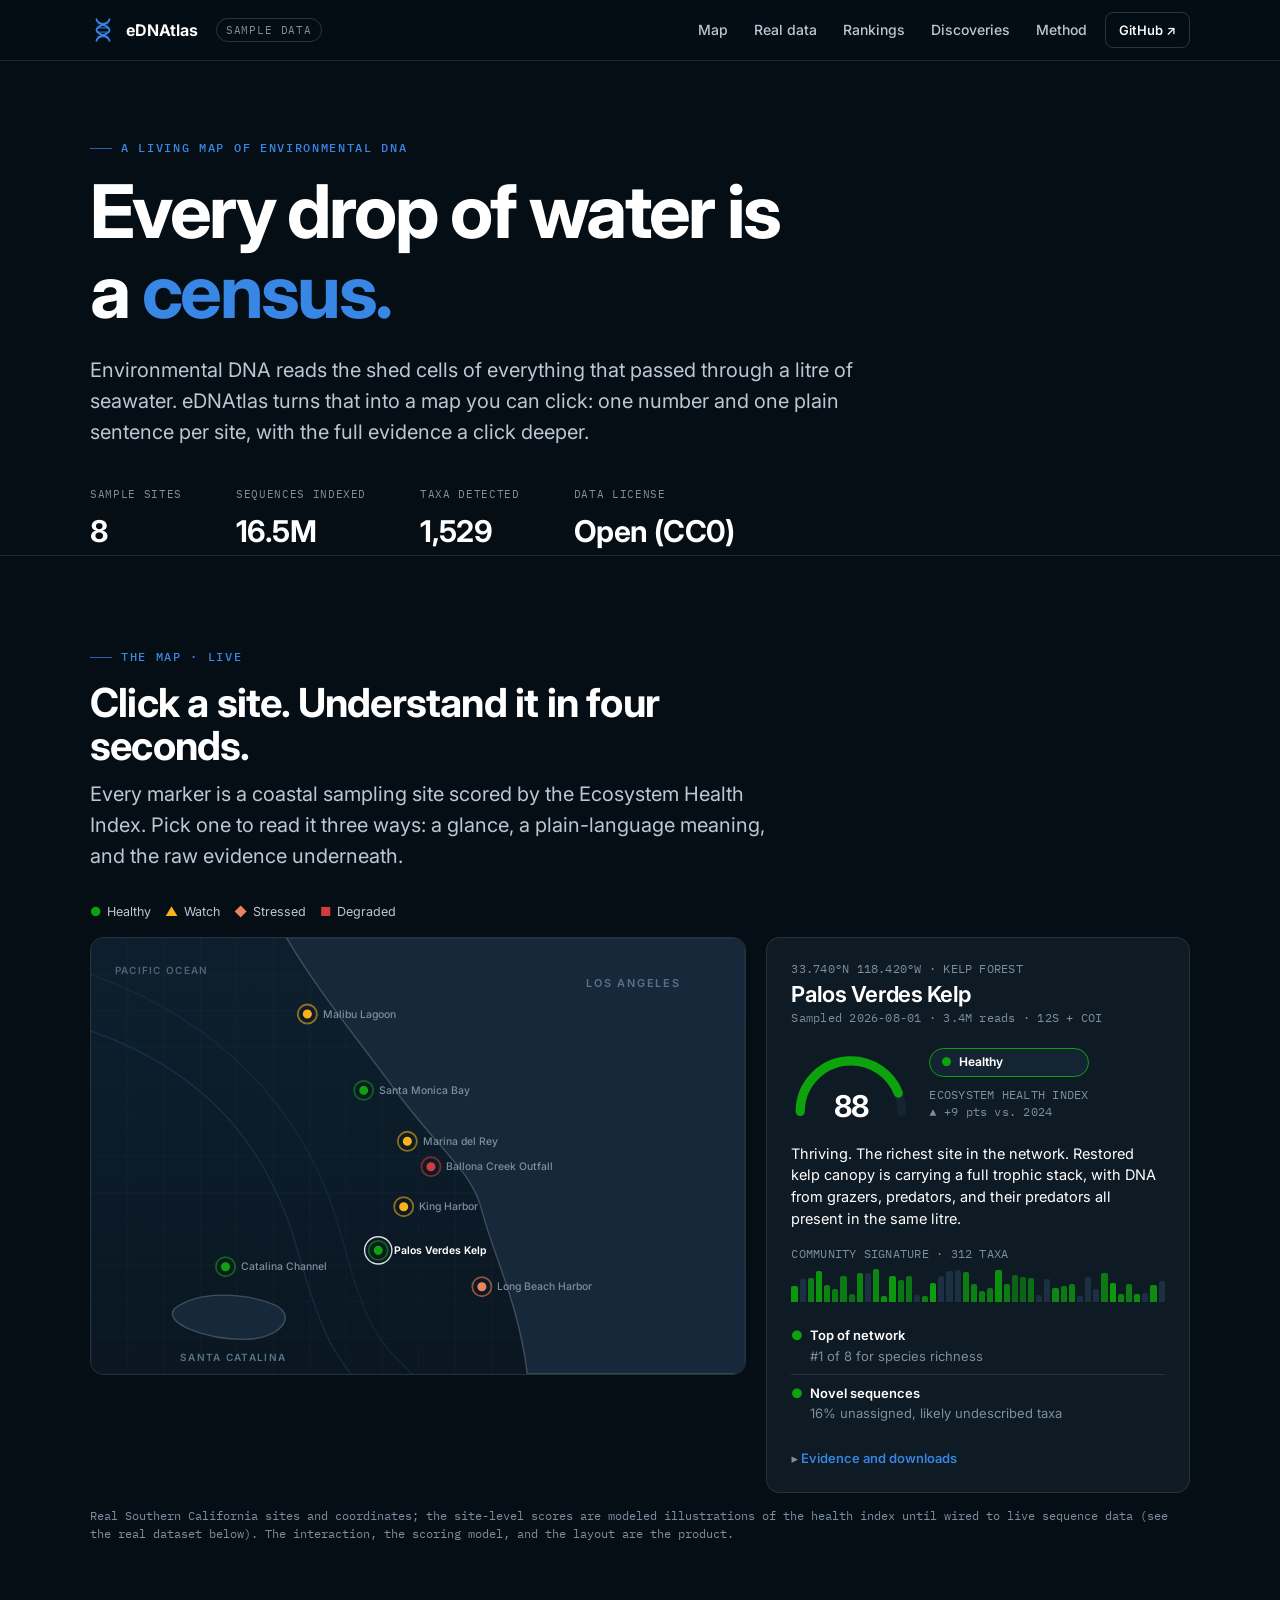
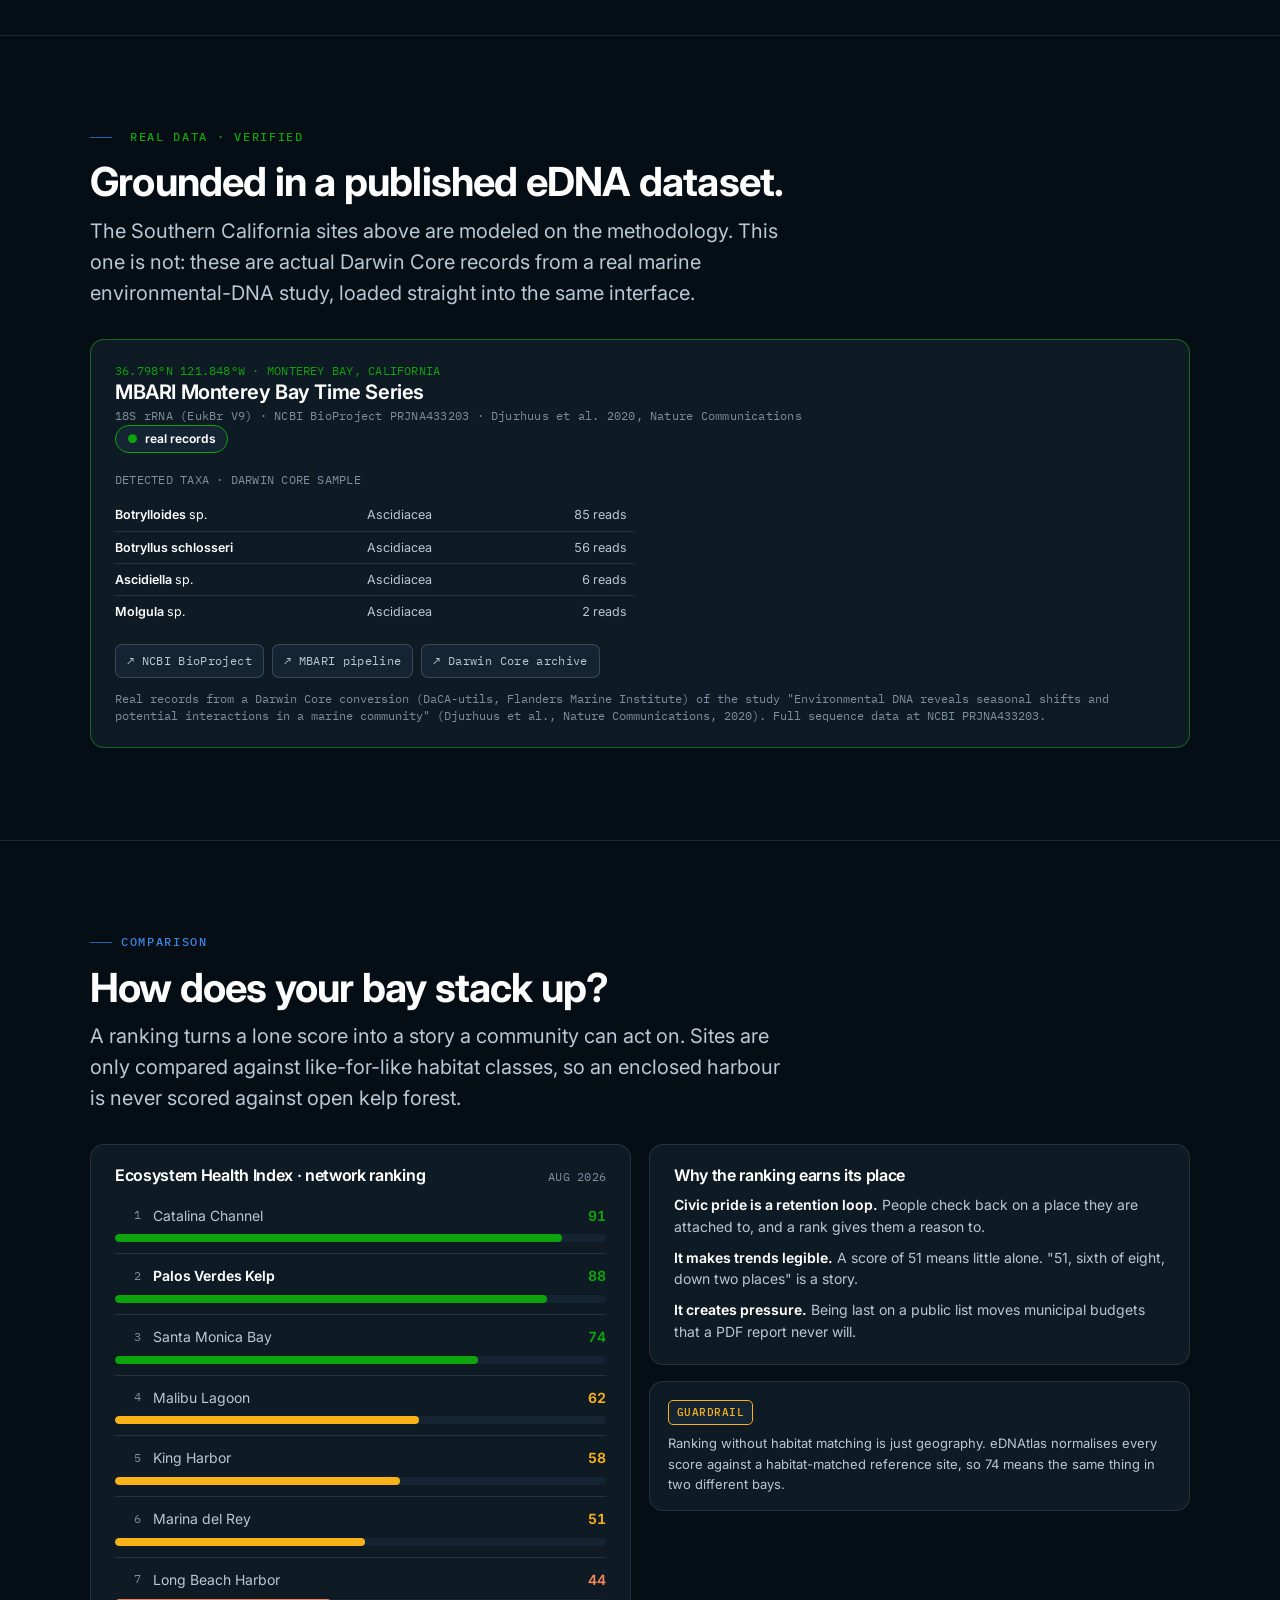
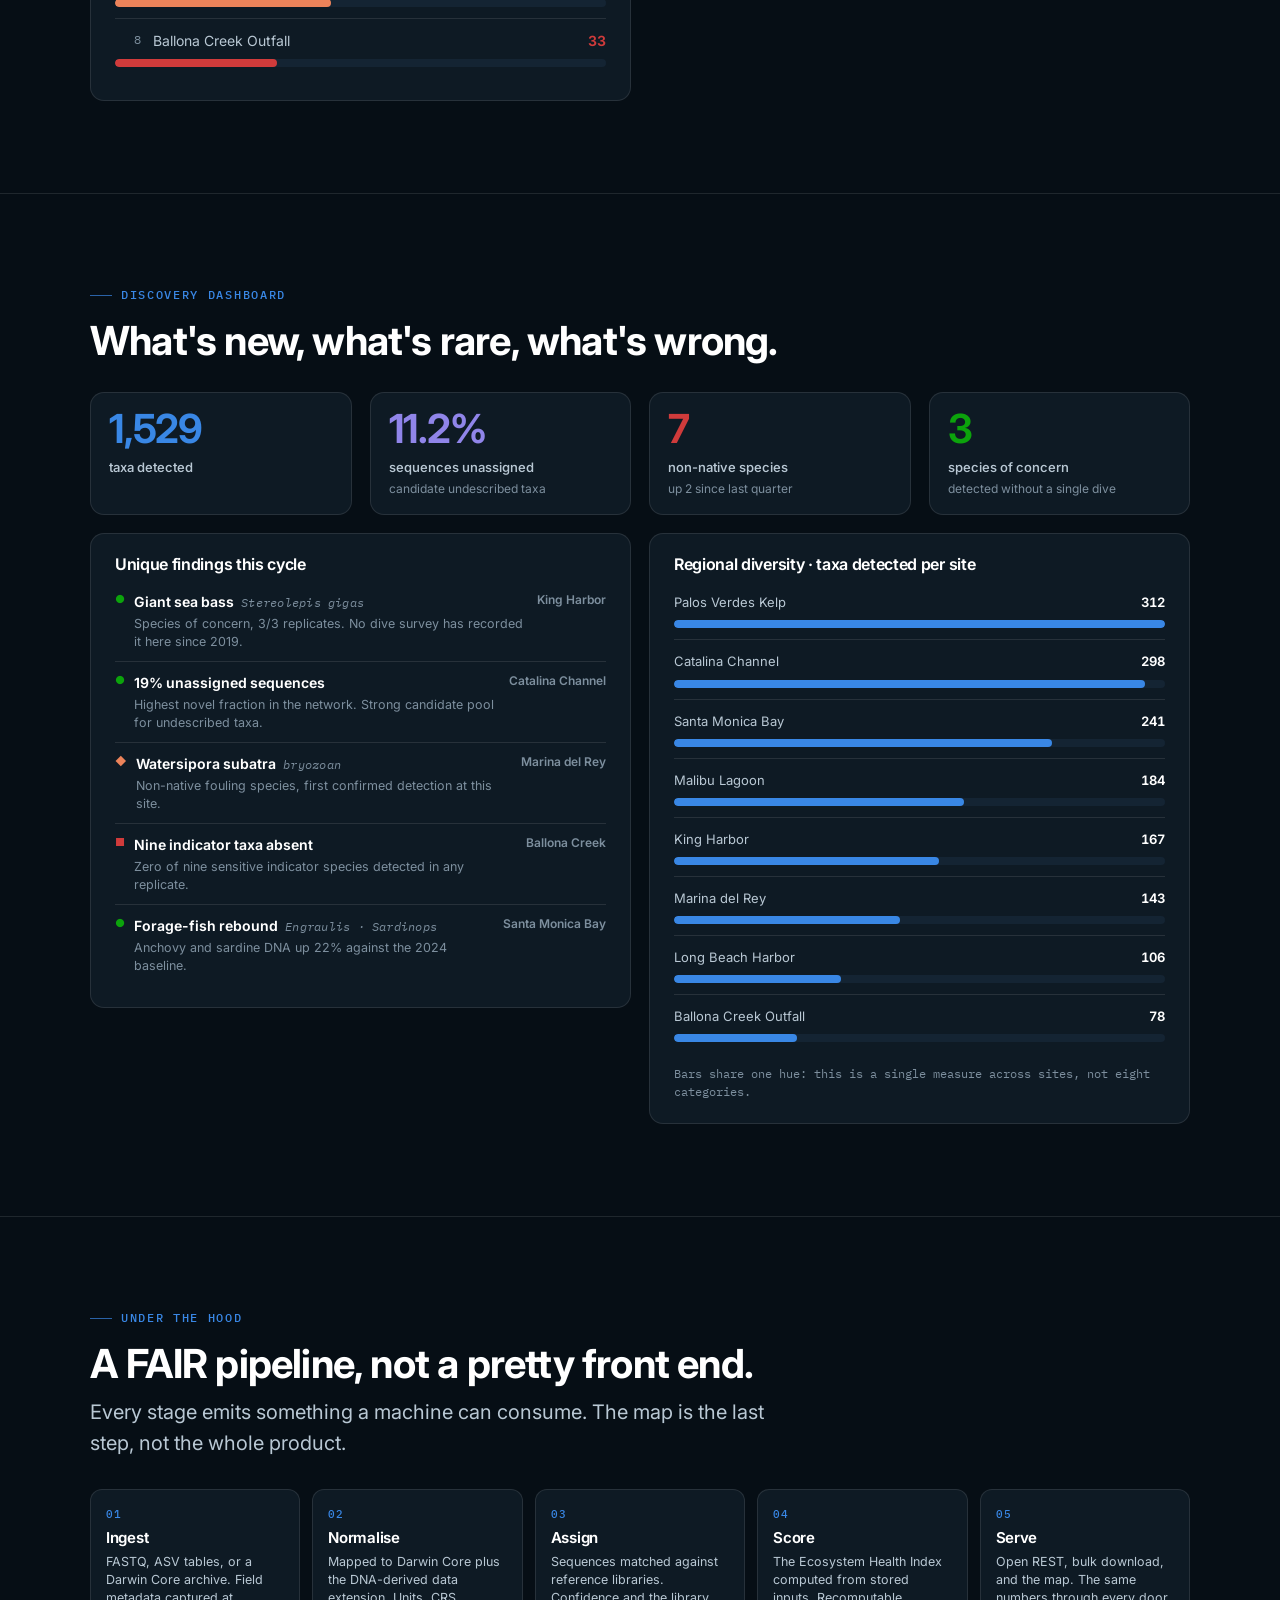
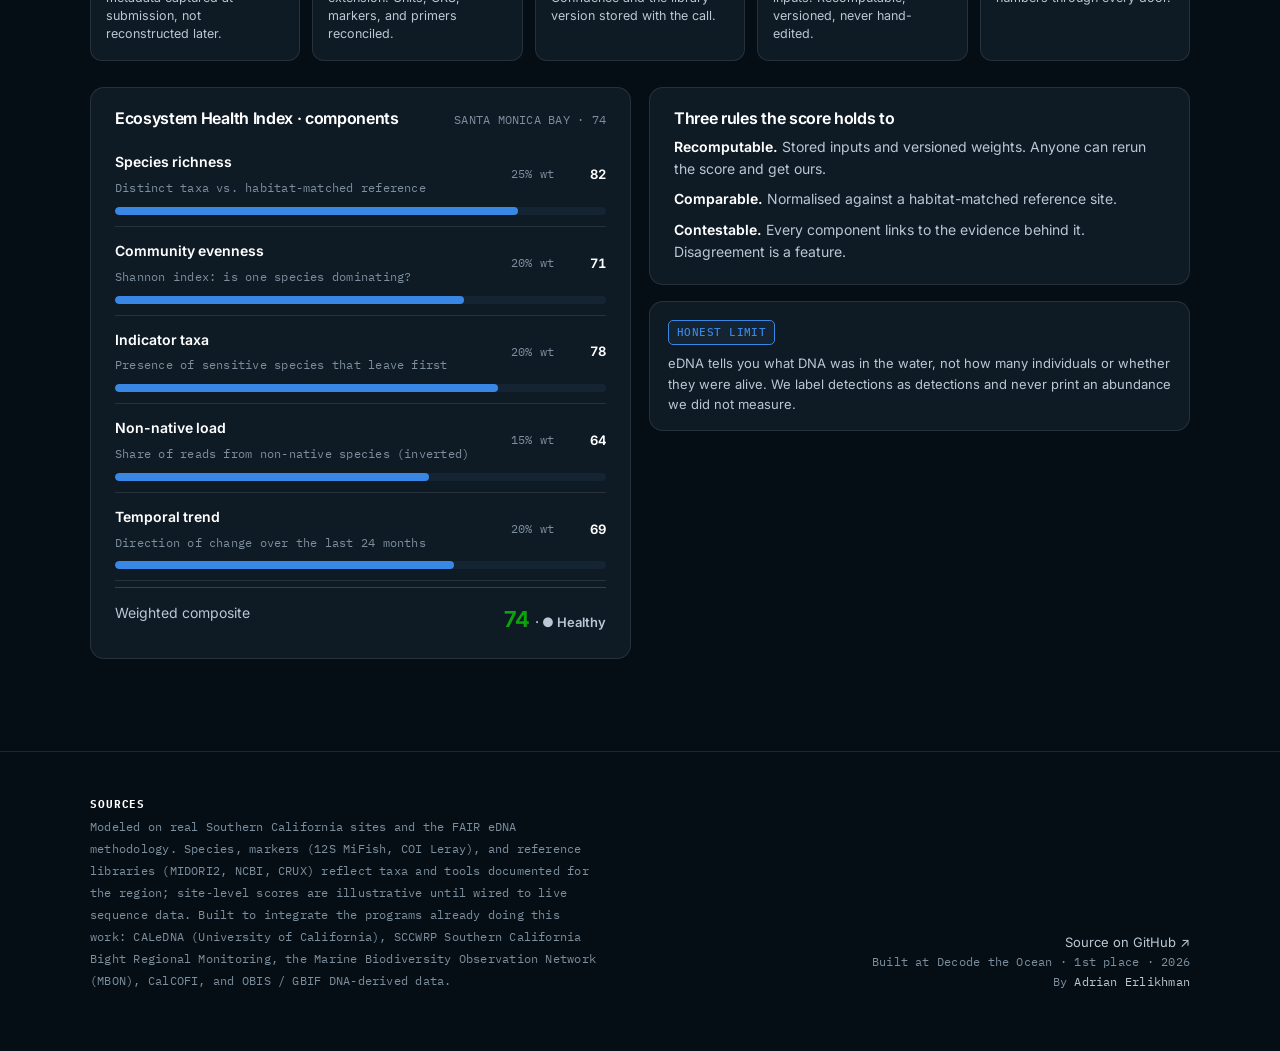
<file: eDNAtlas/index.html>
<!DOCTYPE html>
<html lang="en" data-theme="dark">
<head>
<meta charset="utf-8">
<meta name="viewport" content="width=device-width, initial-scale=1">
<title>eDNAtlas · a living map of environmental DNA — Adrian Erlikhman</title>
<meta name="description" content="eDNAtlas puts environmental DNA on a map: one number and one plain-language sentence per coastal site, with the full evidence a click deeper. Standards-aligned (Darwin Core), open by default. A project by Adrian Erlikhman.">
<meta name="author" content="Adrian Erlikhman">
<meta name="robots" content="index, follow, max-image-preview:large">
<link rel="canonical" href="https://adrianerlikhman.is-a.dev/eDNAtlas/">
<meta property="og:type" content="website">
<meta property="og:title" content="eDNAtlas — a living map of environmental DNA">
<meta property="og:description" content="Environmental DNA on a map: one number and one plain-language sentence per coastal site. Built by Adrian Erlikhman.">
<meta property="og:url" content="https://adrianerlikhman.is-a.dev/eDNAtlas/">
<meta property="og:site_name" content="Adrian Erlikhman">
<link rel="icon" href="data:image/svg+xml,%3Csvg xmlns='http://www.w3.org/2000/svg' viewBox='0 0 24 24' fill='none' stroke='%233987e5' stroke-width='1.8' stroke-linecap='round'%3E%3Cpath d='M6 2c0 5 12 5 12 10S6 17 6 22'/%3E%3Cpath d='M18 2c0 5-12 5-12 10s12 5 12 10'/%3E%3C/svg%3E">
<link rel="preconnect" href="https://fonts.googleapis.com">
<link rel="preconnect" href="https://fonts.gstatic.com" crossorigin>
<link href="https://fonts.googleapis.com/css2?family=Inter:wght@400;500;600;700;800&family=IBM+Plex+Mono:wght@400;500&display=swap" rel="stylesheet">
<style>
:root{
  --plane:#060e15; --surface-1:#0e1a24; --surface-2:#142433; --surface-3:#1b3042;
  --ink:#ffffff; --ink-2:#b9c8d4; --ink-3:#7d8f9e;
  --hair:rgba(255,255,255,0.10); --hair-2:rgba(255,255,255,0.16);
  --s1:#3987e5; --s2:#d95926; --s3:#199e70; --s4:#c98500; --s5:#d55181; --s6:#9085e9;
  --good:#0ca30c; --warning:#fab219; --serious:#ec835a; --critical:#d03b3b;
  --font:'Inter',system-ui,-apple-system,'Segoe UI',Roboto,sans-serif;
  --mono:'IBM Plex Mono',ui-monospace,SFMono-Regular,monospace;
  --wrap:1180px;
}
*{box-sizing:border-box;margin:0;padding:0}
html{scroll-behavior:smooth}
body{background:var(--plane);color:var(--ink);font-family:var(--font);line-height:1.55;-webkit-font-smoothing:antialiased;overflow-x:hidden}
a{color:inherit;text-decoration:none}
.wrap{max-width:var(--wrap);margin:0 auto;padding:0 clamp(18px,4vw,40px)}
h1,h2,h3{letter-spacing:-.02em;line-height:1.08}
h2{font-size:clamp(26px,4vw,40px);font-weight:700}
h3{font-size:16px;font-weight:640}
p{color:var(--ink-2)}
.eyebrow{font-family:var(--mono);font-size:12px;letter-spacing:.14em;text-transform:uppercase;color:var(--s1);font-weight:500;display:flex;align-items:center;gap:9px;margin-bottom:14px}
.eyebrow::before{content:"";width:22px;height:1px;background:var(--s1);opacity:.7}
.lede{font-size:clamp(16px,2vw,20px);color:var(--ink-2);max-width:64ch}
.small{font-size:13px;color:var(--ink-3);line-height:1.5}
.tiny{font-size:11.5px;color:var(--ink-3);letter-spacing:.02em;font-family:var(--mono)}
strong{color:var(--ink);font-weight:640}
em{font-style:normal;color:var(--s1);font-weight:600}
section{padding:clamp(52px,8vw,92px) 0;border-top:1px solid var(--hair);scroll-margin-top:70px}
#hero{scroll-margin-top:70px}

/* nav */
#nav{position:sticky;top:0;z-index:50;background:color-mix(in srgb,var(--plane) 82%,transparent);backdrop-filter:blur(10px);border-bottom:1px solid var(--hair)}
#nav .wrap{display:flex;align-items:center;gap:18px;height:60px}
.brand{display:flex;align-items:center;gap:10px;font-weight:680;font-size:16px;letter-spacing:-.01em}
.brand svg{width:26px;height:26px;flex:none}
#nav .links{margin-left:auto;display:flex;gap:26px;font-size:14px;color:var(--ink-2);font-weight:500}
#nav .links a:hover{color:var(--ink)}
#nav .ghlink{border:1px solid var(--hair-2);border-radius:8px;padding:7px 13px;font-size:13px;color:var(--ink);font-weight:560}
#nav .ghlink:hover{border-color:var(--s1)}
@media(max-width:820px){#nav .links{display:none}}
.badge{font-family:var(--mono);font-size:10.5px;letter-spacing:.08em;text-transform:uppercase;color:var(--ink-3);border:1px solid var(--hair-2);border-radius:999px;padding:3px 9px}

/* hero */
#hero{padding-top:clamp(48px,7vw,78px)}
#hero h1{font-size:clamp(40px,7vw,74px);font-weight:720;letter-spacing:-.035em;max-width:15ch}
#hero h1 span{color:var(--s1)}
.herostats{display:flex;flex-wrap:wrap;gap:clamp(20px,5vw,54px);margin-top:38px}
.herostats .k{font-family:var(--mono);font-size:11px;letter-spacing:.06em;text-transform:uppercase;color:var(--ink-3);margin-bottom:5px}
.herostats .v{font-size:clamp(22px,3vw,30px);font-weight:680;letter-spacing:-.02em}

/* layout helpers */
.card{background:var(--surface-1);border:1px solid var(--hair);border-radius:14px;padding:22px 24px}
.card.tight{padding:16px 18px}
.grid{display:grid;gap:18px}
.g2{grid-template-columns:1fr 1fr}
.g3{grid-template-columns:repeat(3,1fr)}
.g4{grid-template-columns:repeat(4,1fr)}
@media(max-width:900px){.g4{grid-template-columns:repeat(2,1fr)}.g3{grid-template-columns:1fr}}
@media(max-width:560px){.g4{grid-template-columns:1fr 1fr}.g2{grid-template-columns:1fr}}
.tag{display:inline-block;font-family:var(--mono);font-size:11px;font-weight:500;letter-spacing:.04em;padding:3px 8px;border-radius:5px;background:var(--surface-2);border:1px solid var(--hair-2);color:var(--ink-2)}
.sec-head{margin-bottom:30px;max-width:70ch}

/* explore */
#explore .layout{display:grid;grid-template-columns:1.55fr 1fr;gap:20px;align-items:start}
@media(max-width:920px){#explore .layout{grid-template-columns:1fr}}
#mapwrap{position:relative;background:var(--surface-1);border:1px solid var(--hair);border-radius:14px;overflow:hidden;aspect-ratio:3/2}
#mapwrap svg{display:block;width:100%;height:100%}
.legend{display:flex;gap:14px;flex-wrap:wrap;align-items:center;margin:14px 0 0}
.legend span{display:flex;align-items:center;gap:6px;font-size:12.5px;color:var(--ink-2)}
.site{cursor:pointer}
.site .hit{fill:transparent}
.site .ring{fill:none;stroke-width:2;opacity:.55}
.site .core{stroke:var(--surface-1);stroke-width:2}
.site .pulse{fill:none;stroke-width:2;opacity:0;transform-box:fill-box;transform-origin:center}
.site.on .pulse{animation:pulse 2.4s ease-out infinite}
@keyframes pulse{0%{opacity:.55;r:9}70%{opacity:0;r:26}100%{opacity:0;r:26}}
@media(prefers-reduced-motion:reduce){.site.on .pulse{animation:none}}
.site .lbl{font-size:11.5px;fill:var(--ink-3);font-weight:500;pointer-events:none}
.site.sel .lbl{fill:var(--ink);font-weight:640}
.site:focus{outline:none}
.site:focus-visible .halo,.site.sel .halo{stroke:var(--ink);stroke-width:1.5;fill:none;opacity:.85}
.halo{opacity:0}

/* detail panel */
#panel{display:flex;flex-direction:column;gap:15px;min-height:0}
.gauge-row{display:flex;align-items:center;gap:18px}
.pill{display:inline-flex;align-items:center;gap:7px;font-size:12px;font-weight:640;padding:4px 11px;border-radius:999px;border:1px solid var(--hair-2);background:var(--surface-2);color:var(--ink)}
.kv{display:flex;justify-content:space-between;gap:12px;padding:8px 0;border-bottom:1px solid var(--hair)}
.kv:last-child{border-bottom:0}
.kv .k{font-size:13px;color:var(--ink-3)}
.kv .v{font-size:13px;color:var(--ink);font-weight:600;font-variant-numeric:tabular-nums}
.seq{display:flex;gap:2px;height:34px;align-items:flex-end}
.seq i{flex:1;border-radius:2px 2px 0 0;display:block}
.dlrow{display:flex;gap:8px;flex-wrap:wrap;margin-top:2px}
.dlbtn{font-family:var(--mono);font-size:11.5px;letter-spacing:.03em;padding:7px 11px;border-radius:7px;background:var(--surface-2);border:1px solid var(--hair-2);color:var(--ink-2);cursor:pointer;transition:.18s}
.dlbtn:hover{border-color:var(--s1);color:var(--ink)}
.disclosure summary{cursor:pointer;font-size:13px;color:var(--s1);font-weight:560;list-style:none;padding:2px 0}
.disclosure summary::-webkit-details-marker{display:none}
.disclosure summary::before{content:"▸ ";color:var(--ink-3)}
.disclosure[open] summary::before{content:"▾ "}
table.tv{width:100%;border-collapse:collapse;font-size:12.5px;margin-top:10px}
table.tv td{padding:6px 8px 6px 0;border-bottom:1px solid var(--hair);color:var(--ink-2);font-variant-numeric:tabular-nums}
table.tv td:first-child{color:var(--ink)}
table.tv tr:last-child td{border-bottom:0}

/* bars / leaderboard */
.bar-track{display:block;height:8px;background:var(--surface-2);border-radius:4px;overflow:hidden}
.bar-fill{display:block;height:8px;border-radius:4px;transition:width .8s cubic-bezier(.22,.7,.3,1)}
.lb-row{display:grid;grid-template-columns:26px 1fr 44px;gap:12px;align-items:center;padding:11px 0;border-bottom:1px solid var(--hair)}
.lb-row .track-cell{grid-column:1 / -1;margin-top:-4px}
.lb-row:last-child{border-bottom:0}
.lb-rank{font-family:var(--mono);font-size:12px;color:var(--ink-3);text-align:right;font-variant-numeric:tabular-nums}
.lb-name{font-size:14px;color:var(--ink-2)}
.lb-val{font-size:14px;font-weight:640;text-align:right;font-variant-numeric:tabular-nums}
.lb-row.on .lb-name{color:var(--ink);font-weight:640}

/* pipeline */
.pipe{display:grid;grid-template-columns:repeat(5,1fr);gap:12px}
@media(max-width:900px){.pipe{grid-template-columns:repeat(2,1fr)}}
@media(max-width:520px){.pipe{grid-template-columns:1fr}}
.step{background:var(--surface-1);border:1px solid var(--hair);border-radius:12px;padding:16px 15px;display:flex;flex-direction:column;gap:7px}
.step .n{font-family:var(--mono);font-size:11px;font-weight:500;color:var(--s1);letter-spacing:.1em}
.step h3{font-size:15px}
.step p{font-size:12.5px;line-height:1.45}
.chk{color:var(--good);font-weight:700}

/* stat tiles */
.stat .v{font-size:clamp(30px,4vw,40px);font-weight:680;letter-spacing:-.03em;line-height:1}
.stat .k{font-size:13px;color:var(--ink-2);font-weight:540;margin-top:8px}
.stat .n{font-size:12px;color:var(--ink-3);line-height:1.4;margin-top:4px}

footer{border-top:1px solid var(--hair);padding:40px 0 60px;color:var(--ink-3)}
footer .row{display:flex;justify-content:space-between;gap:24px;flex-wrap:wrap;align-items:flex-end}
.note{font-size:11.5px;color:var(--ink-3);font-family:var(--mono)}
</style>
</head>
<body>

<nav id="nav"><div class="wrap">
  <a class="brand" href="#top">
    <svg viewBox="0 0 24 24" fill="none" stroke="var(--s1)" stroke-width="1.7" stroke-linecap="round"><path d="M6 2c0 5 12 5 12 10S6 17 6 22"/><path d="M18 2c0 5-12 5-12 10s12 5 12 10"/><path d="M7.6 6h8.8M7 10h10M7 14h10M7.6 18h8.8" opacity=".55"/></svg>
    eDNAtlas
  </a>
  <span class="badge">sample data</span>
  <div class="links">
    <a href="#explore">Map</a>
    <a href="#realdata">Real data</a>
    <a href="#rankings">Rankings</a>
    <a href="#discoveries">Discoveries</a>
    <a href="#method">Method</a>
  </div>
  <a class="ghlink" href="https://github.com/adrian-erlikhman/eDNAtlas" target="_blank" rel="noopener">GitHub ↗</a>
</div></nav>

<a id="top"></a>
<header id="hero"><div class="wrap">
  <div class="eyebrow">A living map of environmental DNA</div>
  <h1>Every drop of water is a <span>census.</span></h1>
  <p class="lede" style="margin-top:24px">Environmental DNA reads the shed cells of everything that passed through a litre of seawater. eDNAtlas turns that into a map you can click: one number and one plain sentence per site, with the full evidence a click deeper.</p>
  <div class="herostats">
    <div><div class="k">Sample sites</div><div class="v">8</div></div>
    <div><div class="k">Sequences indexed</div><div class="v">16.5M</div></div>
    <div><div class="k">Taxa detected</div><div class="v">1,529</div></div>
    <div><div class="k">Data license</div><div class="v">Open (CC0)</div></div>
  </div>
</div></header>

<section id="explore"><div class="wrap">
  <div class="sec-head">
    <div class="eyebrow">The map · live</div>
    <h2>Click a site. Understand it in four seconds.</h2>
    <p class="lede" style="margin-top:12px">Every marker is a coastal sampling site scored by the Ecosystem Health Index. Pick one to read it three ways: a glance, a plain-language meaning, and the raw evidence underneath.</p>
  </div>
  <div class="legend" style="margin-bottom:16px">
    <span><b style="color:var(--good)">●</b> Healthy</span>
    <span><b style="color:var(--warning)">▲</b> Watch</span>
    <span><b style="color:var(--serious)">◆</b> Stressed</span>
    <span><b style="color:var(--critical)">■</b> Degraded</span>
  </div>
  <div class="layout">
    <div id="mapwrap"></div>
    <div id="panel" class="card"></div>
  </div>
  <p class="note" style="margin-top:14px">Real Southern California sites and coordinates; the site-level scores are modeled illustrations of the health index until wired to live sequence data (see the real dataset below). The interaction, the scoring model, and the layout are the product.</p>
</div></section>

<section id="realdata"><div class="wrap">
  <div class="sec-head">
    <div class="eyebrow" style="color:var(--good)"><span style="background:var(--good)"></span>Real data · verified</div>
    <h2>Grounded in a published eDNA dataset.</h2>
    <p class="lede" style="margin-top:12px">The Southern California sites above are modeled on the methodology. This one is not: these are actual Darwin Core records from a real marine environmental-DNA study, loaded straight into the same interface.</p>
  </div>
  <div class="card" style="border-color:color-mix(in srgb,var(--good) 45%,var(--hair))">
    <div class="row" style="justify-content:space-between;align-items:flex-start;gap:16px;flex-wrap:wrap">
      <div>
        <div class="tiny" style="color:var(--good)">36.798°N 121.848°W · MONTEREY BAY, CALIFORNIA</div>
        <h3 style="font-size:20px;margin:3px 0 3px">MBARI Monterey Bay Time Series</h3>
        <div class="tiny">18S rRNA (EukBr V9) · NCBI BioProject PRJNA433203 · Djurhuus et al. 2020, Nature Communications</div>
      </div>
      <span class="pill" style="border-color:var(--good)"><span style="color:var(--good)">●</span> real records</span>
    </div>
    <div class="tiny" style="margin:18px 0 4px">DETECTED TAXA · DARWIN CORE SAMPLE</div>
    <table class="tv" style="max-width:520px"><tbody>
      <tr><td><em style="color:var(--ink);font-weight:600">Botrylloides</em> sp.</td><td>Ascidiacea</td><td style="text-align:right">85 reads</td></tr>
      <tr><td><em style="color:var(--ink);font-weight:600">Botryllus schlosseri</em></td><td>Ascidiacea</td><td style="text-align:right">56 reads</td></tr>
      <tr><td><em style="color:var(--ink);font-weight:600">Ascidiella</em> sp.</td><td>Ascidiacea</td><td style="text-align:right">6 reads</td></tr>
      <tr><td><em style="color:var(--ink);font-weight:600">Molgula</em> sp.</td><td>Ascidiacea</td><td style="text-align:right">2 reads</td></tr>
    </tbody></table>
    <div class="dlrow" style="margin-top:16px">
      <a class="dlbtn" href="https://www.ncbi.nlm.nih.gov/bioproject/PRJNA433203" target="_blank" rel="noopener">↗ NCBI BioProject</a>
      <a class="dlbtn" href="https://github.com/MBARI-BOG/BOG-Banzai-Dada2-Pipeline" target="_blank" rel="noopener">↗ MBARI pipeline</a>
      <a class="dlbtn" href="https://github.com/pascalhabluetzel/DaCA-utils" target="_blank" rel="noopener">↗ Darwin Core archive</a>
    </div>
    <p class="note" style="margin-top:12px">Real records from a Darwin Core conversion (DaCA-utils, Flanders Marine Institute) of the study "Environmental DNA reveals seasonal shifts and potential interactions in a marine community" (Djurhuus et al., Nature Communications, 2020). Full sequence data at NCBI PRJNA433203.</p>
  </div>
</div></section>

<section id="rankings"><div class="wrap">
  <div class="sec-head">
    <div class="eyebrow">Comparison</div>
    <h2>How does your bay stack up?</h2>
    <p class="lede" style="margin-top:12px">A ranking turns a lone score into a story a community can act on. Sites are only compared against like-for-like habitat classes, so an enclosed harbour is never scored against open kelp forest.</p>
  </div>
  <div class="grid g2" style="align-items:start">
    <div class="card">
      <div style="display:flex;justify-content:space-between;align-items:baseline;margin-bottom:8px">
        <h3>Ecosystem Health Index · network ranking</h3><span class="tiny">AUG 2026</span>
      </div>
      <div id="lb"></div>
    </div>
    <div class="grid" style="gap:16px">
      <div class="card">
        <h3 style="margin-bottom:10px">Why the ranking earns its place</h3>
        <p style="font-size:14px"><strong>Civic pride is a retention loop.</strong> People check back on a place they are attached to, and a rank gives them a reason to.</p>
        <p style="font-size:14px;margin-top:9px"><strong>It makes trends legible.</strong> A score of 51 means little alone. "51, sixth of eight, down two places" is a story.</p>
        <p style="font-size:14px;margin-top:9px"><strong>It creates pressure.</strong> Being last on a public list moves municipal budgets that a PDF report never will.</p>
      </div>
      <div class="card tight">
        <span class="tag" style="border-color:var(--warning);color:var(--warning)">GUARDRAIL</span>
        <p style="font-size:13px;margin-top:8px">Ranking without habitat matching is just geography. eDNAtlas normalises every score against a habitat-matched reference site, so 74 means the same thing in two different bays.</p>
      </div>
    </div>
  </div>
</div></section>

<section id="discoveries"><div class="wrap">
  <div class="sec-head">
    <div class="eyebrow">Discovery dashboard</div>
    <h2>What's new, what's rare, what's wrong.</h2>
  </div>
  <div class="grid g4" style="margin-bottom:18px">
    <div class="card tight stat"><div class="v" style="color:var(--s1)">1,529</div><div class="k">taxa detected</div></div>
    <div class="card tight stat"><div class="v" style="color:var(--s6)">11.2%</div><div class="k">sequences unassigned</div><div class="n">candidate undescribed taxa</div></div>
    <div class="card tight stat"><div class="v" style="color:var(--critical)">7</div><div class="k">non-native species</div><div class="n">up 2 since last quarter</div></div>
    <div class="card tight stat"><div class="v" style="color:var(--good)">3</div><div class="k">species of concern</div><div class="n">detected without a single dive</div></div>
  </div>
  <div class="grid g2" style="align-items:start">
    <div class="card"><h3 style="margin-bottom:8px">Unique findings this cycle</h3><div id="finds"></div></div>
    <div class="card"><h3 style="margin-bottom:8px">Regional diversity · taxa detected per site</h3><div id="diversity"></div>
      <p class="note" style="margin-top:12px">Bars share one hue: this is a single measure across sites, not eight categories.</p></div>
  </div>
</div></section>

<section id="method"><div class="wrap">
  <div class="sec-head">
    <div class="eyebrow">Under the hood</div>
    <h2>A FAIR pipeline, not a pretty front end.</h2>
    <p class="lede" style="margin-top:12px">Every stage emits something a machine can consume. The map is the last step, not the whole product.</p>
  </div>
  <div class="pipe" style="margin-bottom:26px">
    <div class="step"><span class="n">01</span><h3>Ingest</h3><p>FASTQ, ASV tables, or a Darwin Core archive. Field metadata captured at submission, not reconstructed later.</p></div>
    <div class="step"><span class="n">02</span><h3>Normalise</h3><p>Mapped to Darwin Core plus the DNA-derived data extension. Units, CRS, markers, and primers reconciled.</p></div>
    <div class="step"><span class="n">03</span><h3>Assign</h3><p>Sequences matched against reference libraries. Confidence and the library version stored with the call.</p></div>
    <div class="step"><span class="n">04</span><h3>Score</h3><p>The Ecosystem Health Index computed from stored inputs. Recomputable, versioned, never hand-edited.</p></div>
    <div class="step"><span class="n">05</span><h3>Serve</h3><p>Open REST, bulk download, and the map. The same numbers through every door.</p></div>
  </div>
  <div class="grid g2" style="align-items:start">
    <div class="card">
      <div style="display:flex;justify-content:space-between;align-items:baseline;margin-bottom:10px">
        <h3>Ecosystem Health Index · components</h3><span class="tiny">SANTA MONICA BAY · 74</span>
      </div>
      <div id="components"></div>
    </div>
    <div class="grid" style="gap:16px">
      <div class="card">
        <h3 style="margin-bottom:9px">Three rules the score holds to</h3>
        <p style="font-size:14px"><strong>Recomputable.</strong> Stored inputs and versioned weights. Anyone can rerun the score and get ours.</p>
        <p style="font-size:14px;margin-top:9px"><strong>Comparable.</strong> Normalised against a habitat-matched reference site.</p>
        <p style="font-size:14px;margin-top:9px"><strong>Contestable.</strong> Every component links to the evidence behind it. Disagreement is a feature.</p>
      </div>
      <div class="card tight">
        <span class="tag" style="border-color:var(--s1);color:var(--s1)">HONEST LIMIT</span>
        <p style="font-size:13px;margin-top:8px">eDNA tells you what DNA was in the water, not how many individuals or whether they were alive. We label detections as detections and never print an abundance we did not measure.</p>
      </div>
    </div>
  </div>
</div></section>

<footer><div class="wrap"><div class="row">
  <div class="small" style="max-width:64ch;line-height:1.7">
    <strong style="font-family:var(--mono);font-size:11px;letter-spacing:.08em">SOURCES</strong><br>
    <span class="tiny" style="line-height:1.7">Modeled on real Southern California sites and the FAIR eDNA methodology. Species, markers (12S MiFish, COI Leray), and reference libraries (MIDORI2, NCBI, CRUX) reflect taxa and tools documented for the region; site-level scores are illustrative until wired to live sequence data. Built to integrate the programs already doing this work: CALeDNA (University of California), SCCWRP Southern California Bight Regional Monitoring, the Marine Biodiversity Observation Network (MBON), CalCOFI, and OBIS / GBIF DNA-derived data.</span>
  </div>
  <div class="small" style="text-align:right">
    <a href="https://github.com/adrian-erlikhman/eDNAtlas" target="_blank" rel="noopener" style="color:var(--ink-2)">Source on GitHub ↗</a><br>
    <span class="tiny">Built at Decode the Ocean · 1st place · 2026</span><br>
    <span class="tiny">By <a href="https://adrianerlikhman.is-a.dev/" style="color:var(--ink-2)">Adrian Erlikhman</a></span>
  </div>
</div></div></footer>

<script>
const TIER={
  good:{label:'Healthy',ic:'●',hex:'#0ca30c'},
  warning:{label:'Watch',ic:'▲',hex:'#fab219'},
  serious:{label:'Stressed',ic:'◆',hex:'#ec835a'},
  critical:{label:'Degraded',ic:'■',hex:'#d03b3b'}
};
const SITES=[
  {id:'ml',name:'Malibu Lagoon',x:238,y:84,score:62,tier:'warning',taxa:184,novel:11,reads:'1.9M',trend:'+4',date:'2026-07-28',habitat:'Estuary',
   plain:'Mixed. Native fish and invertebrate DNA is present, but freshwater runoff signatures dominate after storms, and the community shifts toward pollution-tolerant species each winter.',
   flags:[['Indicator present','Tidewater goby DNA detected','good'],['Runoff signal','Elevated terrestrial plant and livestock markers','warning']]},
  {id:'smb',name:'Santa Monica Bay',x:300,y:168,score:74,tier:'good',taxa:241,novel:9,reads:'2.6M',trend:'+7',date:'2026-08-02',habitat:'Open coast',
   plain:'Recovering. Species richness is up 7 points year over year, and forage-fish DNA (anchovy, sardine, smelt) is showing up consistently across all three depth strata.',
   flags:[['Recovery signal','Forage fish DNA up 22% vs 2024','good'],['Watch','Two non-native tunicates detected','warning']]},
  {id:'mdr',name:'Marina del Rey',x:348,y:224,score:51,tier:'warning',taxa:143,novel:6,reads:'1.4M',trend:'-2',date:'2026-08-04',habitat:'Enclosed harbour',
   plain:'Under pressure. Enclosed harbour water holds low diversity dominated by fouling organisms. The DNA here looks like a marina, not a bay, which is expected, but the trend is flat.',
   flags:[['Low diversity','Bottom quartile for enclosed harbours','warning'],['Invasive','Watersipora subatra confirmed','serious']]},
  {id:'bc',name:'Ballona Creek Outfall',x:374,y:252,score:33,tier:'critical',taxa:78,novel:4,reads:'1.1M',trend:'-6',date:'2026-08-04',habitat:'Outfall',
   plain:'Degraded. Sequence diversity collapses within 200 m of the outfall. Sensitive taxa are absent from every replicate, and the community is dominated by four tolerant genera.',
   flags:[['Sensitive taxa absent','0 of 9 indicator species detected','critical'],['Trend','Down 6 points over 24 months','critical']]},
  {id:'kh',name:'King Harbor',x:344,y:296,score:58,tier:'warning',taxa:167,novel:8,reads:'1.7M',trend:'+1',date:'2026-07-30',habitat:'Enclosed harbour',
   plain:'Holding steady. A working harbour with a surprisingly intact fish assemblage. The submarine canyon nearby keeps flushing water through and refreshing the community.',
   flags:[['Unexpected find','Giant sea bass eDNA, 3 replicates','good'],['Watch','Seasonal hypoxia signature in July','warning']]},
  {id:'pv',name:'Palos Verdes Kelp',x:316,y:344,score:88,tier:'good',taxa:312,novel:16,reads:'3.4M',trend:'+9',date:'2026-08-01',habitat:'Kelp forest',
   plain:'Thriving. The richest site in the network. Restored kelp canopy is carrying a full trophic stack, with DNA from grazers, predators, and their predators all present in the same litre.',
   flags:[['Top of network','#1 of 8 for species richness','good'],['Novel sequences','16% unassigned, likely undescribed taxa','good']]},
  {id:'lbh',name:'Long Beach Harbor',x:430,y:384,score:44,tier:'serious',taxa:106,novel:5,reads:'1.3M',trend:'-3',date:'2026-08-03',habitat:'Enclosed harbour',
   plain:'Stressed. Port traffic and sediment disturbance show up clearly: high turnover between sampling events, low persistence of any one community, and a rising invasive fraction.',
   flags:[['Invasive load','4 non-native species, up from 2','serious'],['Instability','Community turnover 2.4x network median','serious']]},
  {id:'cc',name:'Catalina Channel',x:148,y:362,score:91,tier:'good',taxa:298,novel:19,reads:'3.1M',trend:'+3',date:'2026-07-26',habitat:'Open coast',
   plain:'Reference condition. The benchmark the rest of the network is scored against: deep, offshore, and consistently the least human-modified community in the dataset.',
   flags:[['Reference site','Baseline for network scoring','good'],['Novel sequences','19% unassigned, highest in network','good']]}
];
const COORD={ml:'34.033°N 118.681°W',smb:'33.950°N 118.500°W',mdr:'33.976°N 118.447°W',bc:'33.958°N 118.453°W',kh:'33.844°N 118.395°W',pv:'33.740°N 118.420°W',lbh:'33.754°N 118.216°W',cc:'33.420°N 118.400°W'};
const $=(s,r=document)=>r.querySelector(s);

function gauge(score,tier,size=110){
  const r=44,c=Math.PI*r,pct=Math.max(0,Math.min(100,score))/100;
  return `<svg width="${size}" height="${size*0.66}" viewBox="0 0 104 68" aria-hidden="true">
    <path d="M8 60 A44 44 0 0 1 96 60" fill="none" stroke="var(--surface-2)" stroke-width="8" stroke-linecap="round"/>
    <path d="M8 60 A44 44 0 0 1 96 60" fill="none" stroke="${TIER[tier].hex}" stroke-width="8" stroke-linecap="round"
      stroke-dasharray="${c}" stroke-dashoffset="${c*(1-pct)}" style="transition:stroke-dashoffset .8s cubic-bezier(.22,.7,.3,1)"/>
  </svg>`;
}
function seqStrip(seed,n=44,color='var(--s1)'){
  let out='',x=seed*7919;
  for(let i=0;i<n;i++){x=(x*1103515245+12345)&0x7fffffff;const h=18+((x>>7)%82);const dim=((x>>3)%5===0);
    out+=`<i style="height:${h}%;background:${dim?'var(--surface-3)':color};opacity:${dim?1:.55+((x>>11)%45)/100}"></i>`;}
  return out;
}

/* ---- map ---- */
function buildMap(){
  const wrap=$('#mapwrap');
  const pts=SITES.map(s=>{const t=TIER[s.tier];const lw=22+s.name.length*6.7;
    return `<g class="site" data-id="${s.id}" tabindex="0" role="button" aria-label="${s.name}, health index ${s.score}, ${t.label}">
      <rect class="hit" x="${s.x-16}" y="${s.y-15}" width="${lw+18}" height="30" rx="6"/>
      <circle class="pulse" cx="${s.x}" cy="${s.y}" r="9" stroke="${t.hex}"/>
      <circle class="halo" cx="${s.x}" cy="${s.y}" r="15"/>
      <circle class="ring" cx="${s.x}" cy="${s.y}" r="10.5" stroke="${t.hex}"/>
      <circle class="core" cx="${s.x}" cy="${s.y}" r="6" fill="${t.hex}"/>
      <text class="lbl" x="${s.x+17}" y="${s.y+4}">${s.name}</text></g>`;}).join('');
  wrap.innerHTML=`<svg viewBox="0 0 720 480" preserveAspectRatio="xMidYMid slice" role="img" aria-label="Map of eight eDNA sampling sites along the Southern California coast">
    <defs>
      <linearGradient id="sea" x1="0" y1="0" x2="0" y2="1"><stop offset="0%" stop-color="#0d1f2e"/><stop offset="100%" stop-color="#0a1722"/></linearGradient>
      <pattern id="grid" width="40" height="40" patternUnits="userSpaceOnUse"><path d="M40 0H0V40" fill="none" stroke="rgba(255,255,255,0.045)" stroke-width="1"/></pattern>
    </defs>
    <rect width="720" height="480" fill="url(#sea)"/><rect width="720" height="480" fill="url(#grid)"/>
    <path d="M-20 96 C 110 136, 190 214, 226 340 S 272 456, 300 500" fill="none" stroke="rgba(57,135,229,0.18)" stroke-width="1.5"/>
    <path d="M-20 34 C 140 84, 240 192, 276 330 S 332 448, 370 500" fill="none" stroke="rgba(57,135,229,0.12)" stroke-width="1.5"/>
    <path d="M720 0 L215 0 C 250 60, 300 120, 340 175 C 390 240, 420 260, 430 300 C 442 348, 470 400, 480 480 L720 480 Z" fill="#16283a" stroke="rgba(255,255,255,0.20)" stroke-width="1.5"/>
    <path d="M92 408 C 118 388, 168 390, 202 404 C 228 416, 208 442, 168 442 C 126 442, 78 424, 92 408 Z" fill="#16283a" stroke="rgba(255,255,255,0.20)" stroke-width="1.5"/>
    <text x="545" y="54" font-size="12" style="fill:#5b7387;letter-spacing:.16em;font-weight:600">LOS ANGELES</text>
    <text x="98" y="466" font-size="11" style="fill:#5b7387;letter-spacing:.13em;font-weight:600">SANTA CATALINA</text>
    <text x="26" y="40" font-size="11" style="fill:#4f6577;letter-spacing:.13em;font-weight:600">PACIFIC OCEAN</text>
    ${pts}</svg>`;
  wrap.querySelectorAll('.site').forEach(g=>{
    g.addEventListener('click',()=>select(g.dataset.id));
    g.addEventListener('keydown',e=>{if(e.key==='Enter'||e.key===' '){e.preventDefault();select(g.dataset.id);}});
  });
}
function evidence(s){
  const asvs=(s.taxa*10 + (s.score*7) + 41);
  return [['ASVs resolved',asvs.toLocaleString()],['Taxa assigned',s.taxa.toLocaleString()],
    ['Unassigned',s.novel+'%'],['Markers','12S rRNA (MiFish) · COI (Leray)'],
    ['Reference library','MIDORI2 · NCBI · CRUX'],['Replicates','3'],['Total reads',s.reads]];
}
function select(id){
  const s=SITES.find(v=>v.id===id); if(!s) return;
  document.querySelectorAll('.site').forEach(g=>{const on=g.dataset.id===id;g.classList.toggle('sel',on);g.classList.toggle('on',on);});
  document.querySelectorAll('.lb-row').forEach(r=>r.classList.toggle('on',r.dataset.id===id));
  const t=TIER[s.tier];
  $('#panel').innerHTML=`
    <div><div class="tiny" style="margin-bottom:5px">${COORD[s.id]} · ${s.habitat.toUpperCase()}</div>
      <h3 style="font-size:22px;margin-bottom:2px">${s.name}</h3>
      <div class="tiny">Sampled ${s.date} · ${s.reads} reads · 12S + COI</div></div>
    <div class="gauge-row">
      <div style="position:relative;flex:0 0 auto">${gauge(s.score,s.tier,120)}
        <div style="position:absolute;left:0;right:0;bottom:-2px;text-align:center;font-size:30px;font-weight:680;letter-spacing:-.03em">${s.score}</div></div>
      <div style="display:flex;flex-direction:column;gap:9px">
        <div class="pill" style="border-color:${t.hex}"><span style="color:${t.hex}">${t.ic}</span>${t.label}</div>
        <div class="tiny">ECOSYSTEM HEALTH INDEX<br>${s.trend.startsWith('-')?'▼':'▲'} ${s.trend.replace('-','')} pts vs. 2024</div></div>
    </div>
    <p style="font-size:14.5px;line-height:1.5;color:var(--ink)">${s.plain}</p>
    <div><div class="tiny" style="margin-bottom:6px">COMMUNITY SIGNATURE · ${s.taxa} TAXA</div>
      <div class="seq">${seqStrip(s.score+s.taxa,46,t.hex)}</div></div>
    <div>${s.flags.map(f=>`<div class="kv" style="align-items:flex-start"><span class="k" style="display:flex;gap:7px">
      <span style="color:${TIER[f[2]].hex}">${TIER[f[2]].ic}</span>
      <span><span style="color:var(--ink);font-weight:600">${f[0]}</span><br>${f[1]}</span></span></div>`).join('')}</div>
    <details class="disclosure"><summary>Evidence and downloads</summary>
      <table class="tv"><tbody>${evidence(s).map(r=>`<tr><td>${r[0]}</td><td style="text-align:right">${r[1]}</td></tr>`).join('')}</tbody></table>
      <div class="dlrow" style="margin-top:12px">
        <button class="dlbtn" data-dl="dwc" data-id="${s.id}">↓ Darwin Core</button>
        <button class="dlbtn" data-dl="asv" data-id="${s.id}">↓ ASV table</button>
        <button class="dlbtn" data-dl="fastq" data-id="${s.id}">↓ FASTQ</button>
      </div>
      <p class="note" style="margin-top:8px">Generated sample records for demonstration.</p>
    </details>`;
  $('#panel').querySelectorAll('.dlbtn').forEach(b=>b.addEventListener('click',()=>download(b.dataset.dl,b.dataset.id)));
}

/* ---- downloads (generated sample data) ---- */
function dl(name,text){const b=new Blob([text],{type:'text/plain'});const u=URL.createObjectURL(b);
  const a=document.createElement('a');a.href=u;a.download=name;document.body.appendChild(a);a.click();a.remove();setTimeout(()=>URL.revokeObjectURL(u),1500);}
function download(kind,id){
  const s=SITES.find(v=>v.id===id),slug=s.id;
  if(kind==='dwc'){
    const rows=[['occurrenceID','scientificName','eventDate','decimalLatitude','decimalLongitude','organismQuantityType','associatedSequences','basisOfRecord']];
    ['Engraulis mordax','Sardinops sagax','Paralabrax clathratus','Strongylocentrotus purpuratus','Macrocystis pyrifera'].forEach((sp,i)=>
      rows.push([`${slug}-2026-${String(i+1).padStart(3,'0')}`,sp,s.date,'33.9','-118.4','DNA sequence reads',`ASV_${String(i*137%9999).padStart(5,'0')}`,'MaterialSample']));
    dl(`${slug}_darwincore_SAMPLE.csv`,rows.map(r=>r.join(',')).join('\n'));
  } else if(kind==='asv'){
    let t='ASV_ID\treads\tpident\ttaxonomy\n';
    for(let i=0;i<8;i++)t+=`ASV_${String((s.score*i*7+41)%99999).padStart(5,'0')}\t${1200-i*90+s.novel}\t${(99.8-i*0.6).toFixed(1)}\tk__Eukaryota;p__Chordata;c__Actinopteri\n`;
    dl(`${slug}_asv_table_SAMPLE.tsv`,t);
  } else {
    const seqs=['TACGGAGGATCCGAGCGTTATCCGGATTTATTGGGTTTAAAGGGT','TACGGAGGGTGCAAGCGTTAATCGGAATTACTGGGCGTAAAGCGCA','TACGTAGGGTGCGAGCGTTAATCGGAATTACTGGGCGTAAAGCGTG'];
    let f='';for(let i=0;i<3;i++)f+=`@${slug}_read_${i+1} sample\n${seqs[i]}\n+\n${'I'.repeat(seqs[i].length)}\n`;
    dl(`${slug}_reads_SAMPLE.fastq`,f);
  }
}

/* ---- leaderboard ---- */
function buildLeaderboard(){
  const host=$('#lb'),ranked=[...SITES].sort((a,b)=>b.score-a.score);
  host.innerHTML=ranked.map((s,i)=>{const t=TIER[s.tier];
    return `<div class="lb-row" data-id="${s.id}" role="button" tabindex="0" style="cursor:pointer">
      <span class="lb-rank">${i+1}</span><span class="lb-name">${s.name}</span><span class="lb-val" style="color:${t.hex}">${s.score}</span>
      <span class="track-cell"><span class="bar-track"><span class="bar-fill" data-w="${s.score}" style="width:0;background:${t.hex}"></span></span></span>
    </div>`;}).join('');
  host.querySelectorAll('.lb-row').forEach(r=>{
    const go=()=>{select(r.dataset.id);document.getElementById('explore').scrollIntoView({behavior:'smooth'});};
    r.addEventListener('click',go);
    r.addEventListener('keydown',e=>{if(e.key==='Enter'||e.key===' '){e.preventDefault();go();}});
  });
}
function buildDiversity(){
  const host=$('#diversity'),ranked=[...SITES].sort((a,b)=>b.taxa-a.taxa),max=ranked[0].taxa;
  host.innerHTML=ranked.map(s=>`<div class="lb-row" style="grid-template-columns:1fr 42px">
    <span class="lb-name" style="font-size:13px">${s.name}</span><span class="lb-val" style="font-size:13px">${s.taxa}</span>
    <span class="track-cell"><span class="bar-track"><span class="bar-fill" data-w="${Math.round(s.taxa/max*100)}" style="width:0;background:var(--s1)"></span></span></span>
  </div>`).join('');
}
const FINDS=[
  ['good','Giant sea bass','Stereolepis gigas','King Harbor','Species of concern, 3/3 replicates. No dive survey has recorded it here since 2019.'],
  ['good','19% unassigned sequences','','Catalina Channel','Highest novel fraction in the network. Strong candidate pool for undescribed taxa.'],
  ['serious','Watersipora subatra','bryozoan','Marina del Rey','Non-native fouling species, first confirmed detection at this site.'],
  ['critical','Nine indicator taxa absent','','Ballona Creek','Zero of nine sensitive indicator species detected in any replicate.'],
  ['good','Forage-fish rebound','Engraulis · Sardinops','Santa Monica Bay','Anchovy and sardine DNA up 22% against the 2024 baseline.']
];
function buildFinds(){
  $('#finds').innerHTML=FINDS.map(f=>{const t=TIER[f[0]];
    return `<div class="kv" style="align-items:flex-start;padding:10px 0"><span class="k" style="display:flex;gap:9px;align-items:flex-start">
      <span style="color:${t.hex};font-size:11px;line-height:1.6">${t.ic}</span>
      <span><span style="color:var(--ink);font-weight:640;font-size:14px">${f[1]}</span>${f[2]?`<span class="tiny" style="font-style:italic"> ${f[2]}</span>`:''}
      <br><span style="font-size:12.5px;line-height:1.45;display:block;margin-top:2px">${f[4]}</span></span></span>
      <span class="v" style="font-size:12px;color:var(--ink-3);white-space:nowrap">${f[3]}</span></div>`;}).join('');
}
const COMPONENTS=[
  ['Species richness','Distinct taxa vs. habitat-matched reference',25,82],
  ['Community evenness','Shannon index: is one species dominating?',20,71],
  ['Indicator taxa','Presence of sensitive species that leave first',20,78],
  ['Non-native load','Share of reads from non-native species (inverted)',15,64],
  ['Temporal trend','Direction of change over the last 24 months',20,69]
];
function buildComponents(){
  $('#components').innerHTML=COMPONENTS.map(c=>`<div class="lb-row" style="grid-template-columns:1fr 52px 40px">
    <span><span style="color:var(--ink);font-weight:620;font-size:14px">${c[0]}</span><br><span class="tiny">${c[1]}</span></span>
    <span class="tiny" style="text-align:right">${c[2]}% wt</span><span class="lb-val" style="font-size:13px">${c[3]}</span>
    <span class="track-cell"><span class="bar-track"><span class="bar-fill" data-w="${c[3]}" style="width:0;background:var(--s1)"></span></span></span>
  </div>`).join('')+
  `<div style="display:flex;justify-content:space-between;padding-top:14px;margin-top:6px;border-top:1px solid var(--hair-2)">
    <span style="font-size:14px;color:var(--ink-2)">Weighted composite</span>
    <span style="font-size:22px;font-weight:680;color:var(--good)">74 <span style="font-size:13px;font-weight:600;color:var(--ink-2)">· ● Healthy</span></span></div>`;
}

/* ---- animate bars when scrolled into view ---- */
function armBars(){
  const io=new IntersectionObserver(es=>es.forEach(e=>{if(e.isIntersecting){
    e.target.querySelectorAll('.bar-fill').forEach((b,k)=>setTimeout(()=>b.style.width=b.dataset.w+'%',60+k*40));
    io.unobserve(e.target);}}),{threshold:.25});
  document.querySelectorAll('#lb,#diversity,#components').forEach(el=>io.observe(el));
}

buildMap();buildLeaderboard();buildDiversity();buildFinds();buildComponents();
select('pv');   // open on the strongest site
armBars();
</script>
</body>
</html>
</file>
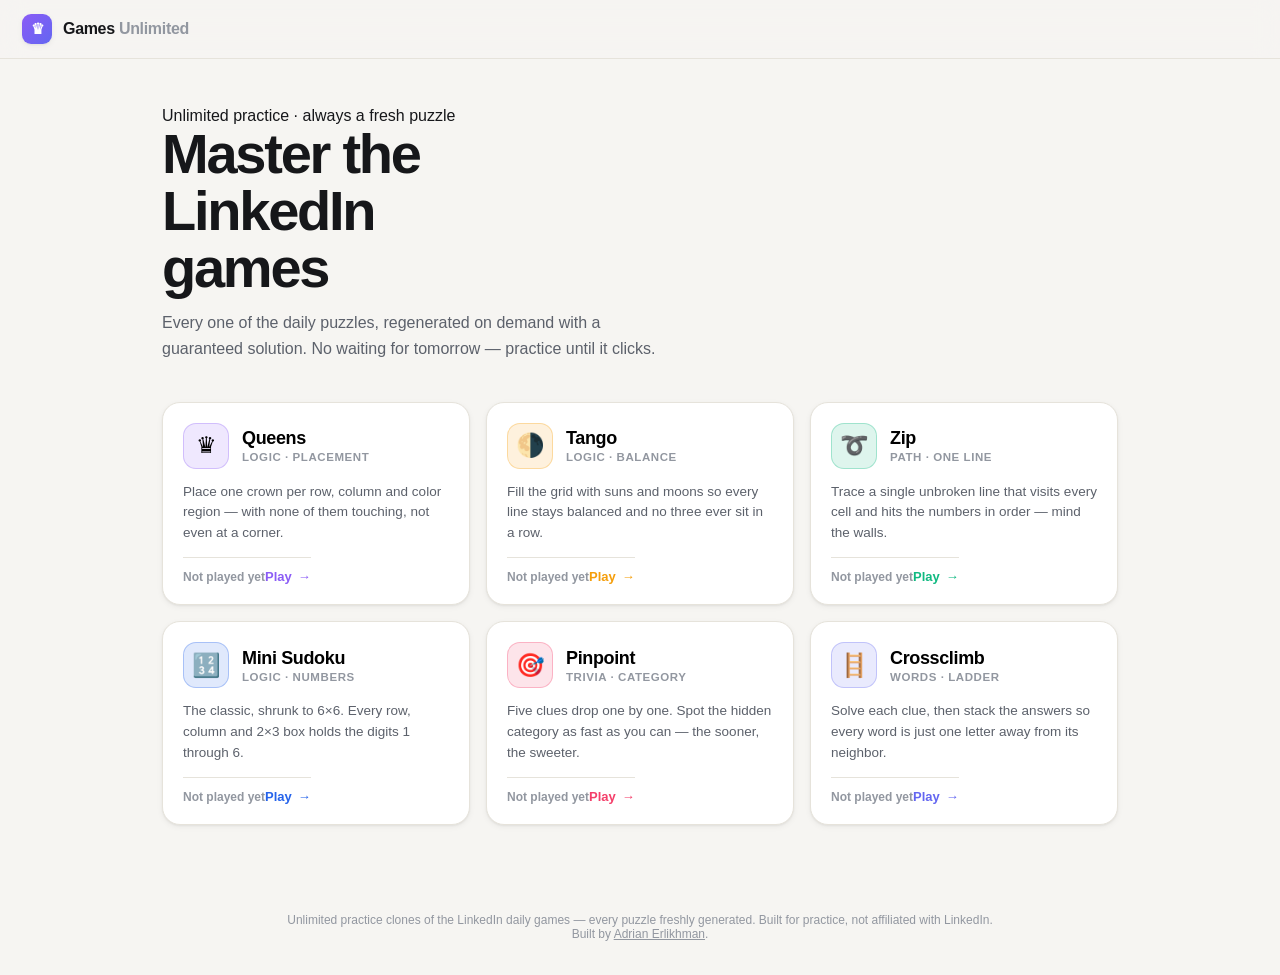
<file: linkedin-games-unlimited/index.html>
<!DOCTYPE html>
<html lang="en" data-theme="light">
<head>
  <meta charset="UTF-8" />
  <meta name="viewport" content="width=device-width, initial-scale=1.0, maximum-scale=1.0, user-scalable=no" />
  <meta name="theme-color" content="#f6f5f2" />
  <title>Games Unlimited — Practice the LinkedIn puzzles · Adrian Erlikhman</title>
  <meta name="description" content="Unlimited, freshly-generated practice versions of the LinkedIn daily logic games: Queens, Tango, Zip, Mini Sudoku, Pinpoint and Crossclimb. Built by Adrian Erlikhman." />
  <meta name="author" content="Adrian Erlikhman" />
  <meta name="robots" content="index, follow, max-image-preview:large" />
  <link rel="canonical" href="https://adrianerlikhman.is-a.dev/linkedin-games-unlimited/" />
  <meta property="og:type" content="website" />
  <meta property="og:title" content="Games Unlimited — Practice the LinkedIn puzzles" />
  <meta property="og:description" content="Unlimited practice clones of the LinkedIn daily games. Built by Adrian Erlikhman." />
  <meta property="og:url" content="https://adrianerlikhman.is-a.dev/linkedin-games-unlimited/" />
  <meta property="og:site_name" content="Adrian Erlikhman" />
  <link rel="icon" href="data:image/svg+xml,%3Csvg xmlns='http://www.w3.org/2000/svg' viewBox='0 0 32 32'%3E%3Crect width='32' height='32' rx='8' fill='%237c4dff'/%3E%3Ctext x='16' y='23' font-size='20' text-anchor='middle' fill='white'%3E%E2%99%9B%3C/text%3E%3C/svg%3E" />
  <link rel="stylesheet" href="styles.css?v=4" />
</head>
<body>
  <header class="appbar" id="appbar">
    <button class="back-btn" id="backBtn">← Menu</button>
    <div class="brand" id="brand">
      <span class="glyph">♛</span>
      <span>Games<span class="thin"> Unlimited</span></span>
    </div>
    <span class="spacer"></span>
  </header>

  <main id="stage" class="stage"></main>

  <footer class="footer">
    Unlimited practice clones of the LinkedIn daily games — every puzzle freshly generated. Built for practice, not affiliated with LinkedIn.<br />
    Built by <a href="https://adrianerlikhman.is-a.dev/" style="color:inherit;text-decoration:underline">Adrian Erlikhman</a>.
  </footer>

  <script src="js/util.js?v=4"></script>
  <script src="js/queens.js?v=4"></script>
  <script src="js/tango.js?v=4"></script>
  <script src="js/zip.js?v=4"></script>
  <script src="js/sudoku.js?v=4"></script>
  <script src="js/pinpoint.js?v=4"></script>
  <script src="js/crossclimb.js?v=4"></script>
  <script src="js/app.js?v=4"></script>
</body>
</html>
</file>
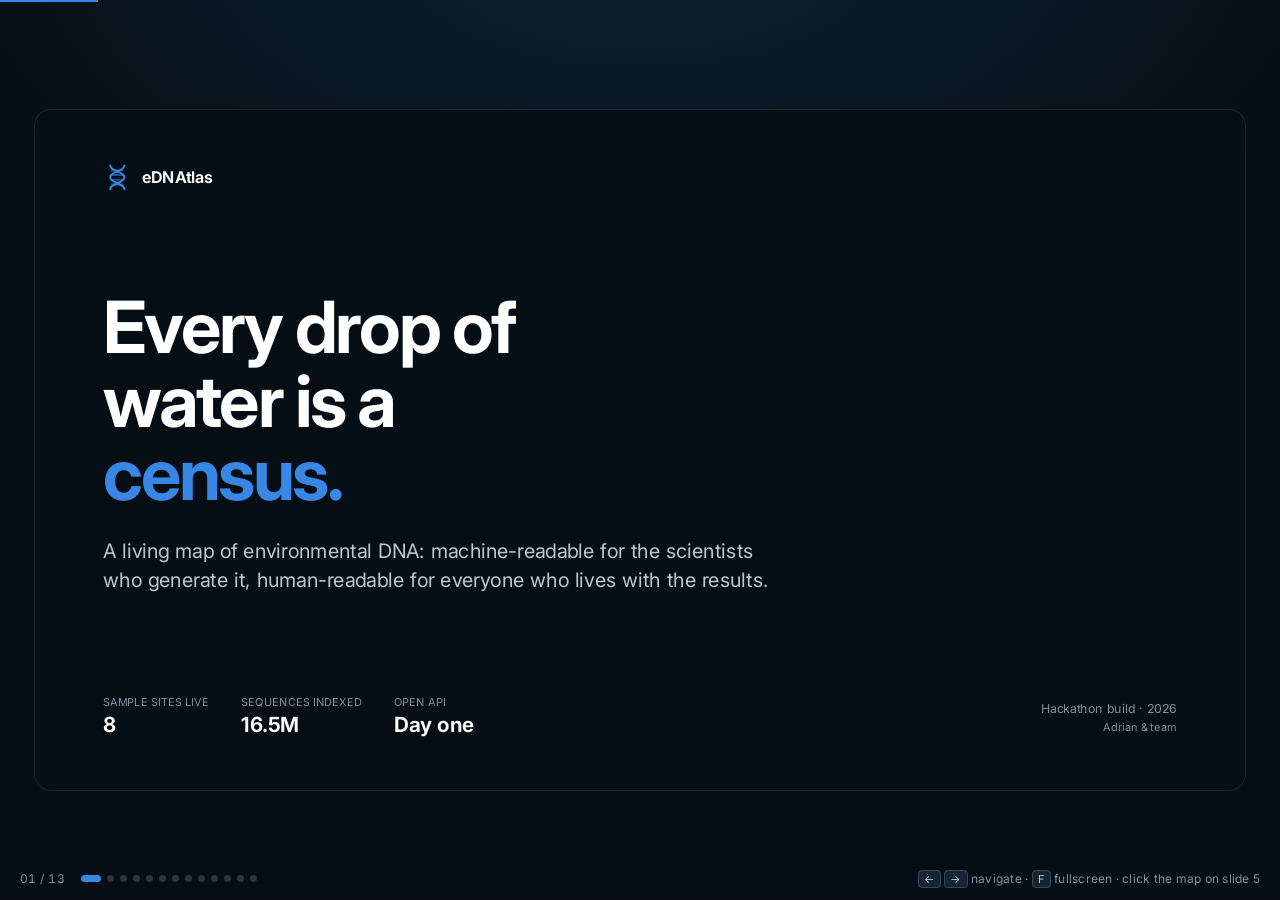
<file: eDNAtlas/deck.html>
<!DOCTYPE html>
<html lang="en" data-theme="dark">
<head>
<meta charset="utf-8">
<meta name="viewport" content="width=device-width, initial-scale=1">
<meta name="description" content="eDNAtlas: a living map of environmental DNA, machine-readable for the scientists who generate it and human-readable for everyone who lives with the results.">
<link rel="icon" href="data:image/svg+xml,%3Csvg xmlns='http://www.w3.org/2000/svg' viewBox='0 0 24 24' fill='none' stroke='%233987e5' stroke-width='1.8' stroke-linecap='round'%3E%3Cpath d='M6 2c0 5 12 5 12 10S6 17 6 22'/%3E%3Cpath d='M18 2c0 5-12 5-12 10s12 5 12 10'/%3E%3C/svg%3E">
<link rel="preconnect" href="https://fonts.googleapis.com">
<link rel="preconnect" href="https://fonts.gstatic.com" crossorigin>
<link href="https://fonts.googleapis.com/css2?family=Inter:wght@400;500;600;700;800&display=swap" rel="stylesheet">
<title>eDNAtlas · Reading the ocean, one drop at a time — Adrian Erlikhman</title>
<meta name="author" content="Adrian Erlikhman">
<link rel="canonical" href="https://adrianerlikhman.is-a.dev/eDNAtlas/deck.html">
<style>
/* ============================================================
   eDNAtlas — interactive pitch deck
   Palette validated with dataviz/scripts/validate_palette.js
   (dark mode, surface #0e1a24 — all six checks PASS)
   ============================================================ */
:root{
  /* surfaces */
  --plane:      #060e15;
  --surface-1:  #0e1a24;
  --surface-2:  #142433;
  --surface-3:  #1b3042;
  /* ink */
  --ink:        #ffffff;
  --ink-2:      #b9c8d4;
  --ink-3:      #7d8f9e;
  --hair:       rgba(255,255,255,0.10);
  --hair-2:     rgba(255,255,255,0.16);
  /* categorical (validated order) */
  --s1:#3987e5; --s2:#d95926; --s3:#199e70; --s4:#c98500; --s5:#d55181; --s6:#9085e9;
  /* status — reserved, always paired with icon + label */
  --good:#0ca30c; --warning:#fab219; --serious:#ec835a; --critical:#d03b3b;
  /* sequential blue ramp */
  --b100:#cde2fb; --b250:#86b6ef; --b400:#3987e5; --b550:#1c5cab; --b700:#0d366b;
  --font:'Inter', system-ui, -apple-system, 'Segoe UI', Roboto, sans-serif;
}
*{box-sizing:border-box; margin:0; padding:0}
html,body{height:100%}
body{
  background:var(--plane); color:var(--ink); font-family:var(--font);
  overflow:hidden; -webkit-font-smoothing:antialiased;
}
/* ---------- deck scaffolding ---------- */
#viewport{position:fixed; inset:0; display:grid; place-items:center; background:
  radial-gradient(1200px 700px at 50% -10%, #0d2233 0%, #060e15 62%);}
#stage{
  width:1280px; height:720px; position:relative;
  transform:scale(var(--s,1)); transform-origin:center center;
}
.slide{
  position:absolute; inset:0; padding:56px 72px;
  flex-direction:column;
  background:var(--plane);
  border:1px solid var(--hair); border-radius:18px;
  overflow:hidden;
}
.slide:not(.active){display:none !important}
.slide.active{display:flex; animation:fade .38s cubic-bezier(.22,.7,.3,1)}
@keyframes fade{from{opacity:0; transform:translateY(10px)}to{opacity:1; transform:none}}
@media (prefers-reduced-motion:reduce){.slide.active{animation:none}}

/* ---------- chrome ---------- */
#chrome{
  position:fixed; left:0; right:0; bottom:0; height:44px;
  display:flex; align-items:center; gap:16px; padding:0 20px;
  font-size:12px; color:var(--ink-3); z-index:40;
  background:linear-gradient(to top, rgba(6,14,21,.92), rgba(6,14,21,0));
}
#dots{display:flex; gap:6px; align-items:center}
.dot{width:7px;height:7px;border-radius:50%;background:var(--hair-2);border:0;cursor:pointer;padding:0;transition:.2s}
.dot:hover{background:var(--ink-3)}
.dot[aria-current="true"]{background:var(--s1); width:20px; border-radius:4px}
#counter{font-variant-numeric:tabular-nums; letter-spacing:.04em}
#hint{margin-left:auto; letter-spacing:.02em}
kbd{background:var(--surface-2); border:1px solid var(--hair-2); border-radius:4px;
  padding:1px 5px; font:inherit; font-size:11px; color:var(--ink-2)}
#bar{position:fixed;top:0;left:0;height:2px;background:var(--s1);z-index:41;transition:width .32s ease}

/* ---------- typography ---------- */
.eyebrow{
  font-size:12px; letter-spacing:.16em; text-transform:uppercase;
  color:var(--s1); font-weight:650; margin-bottom:14px;
  display:flex; align-items:center; gap:9px;
}
.eyebrow::before{content:""; width:22px; height:1px; background:var(--s1); opacity:.7}
h1{font-size:76px; line-height:1.02; letter-spacing:-.032em; font-weight:680}
h2{font-size:42px; line-height:1.1; letter-spacing:-.022em; font-weight:660; margin-bottom:12px}
h3{font-size:17px; font-weight:640; letter-spacing:-.005em; margin-bottom:6px}
p,li{font-size:16.5px; line-height:1.55; color:var(--ink-2)}
.lede{font-size:21px; line-height:1.5; color:var(--ink-2); max-width:74ch}
.small{font-size:13px; color:var(--ink-3); line-height:1.5}
.tiny{font-size:11.5px; color:var(--ink-3); letter-spacing:.02em}
strong{color:var(--ink); font-weight:640}
em{font-style:normal; color:var(--s1); font-weight:600}

/* ---------- layout helpers ---------- */
.row{display:flex; gap:20px}
.col{display:flex; flex-direction:column}
.grow{flex:1; min-height:0}
.center{justify-content:center}
.spread{justify-content:space-between}
.g2{display:grid; grid-template-columns:1fr 1fr; gap:20px}
.g3{display:grid; grid-template-columns:repeat(3,1fr); gap:18px}
.g4{display:grid; grid-template-columns:repeat(4,1fr); gap:14px}
.card{
  background:var(--surface-1); border:1px solid var(--hair);
  border-radius:14px; padding:22px 24px;
}
.card.tight{padding:16px 18px}

/* ---------- stat tiles ---------- */
.stat{display:flex; flex-direction:column; gap:5px}
.stat .v{font-size:52px; font-weight:680; letter-spacing:-.035em; line-height:1}
.stat .k{font-size:13.5px; color:var(--ink-2); font-weight:560}
.stat .n{font-size:12px; color:var(--ink-3); line-height:1.45}

/* ---------- map ---------- */
#mapwrap{position:relative; background:var(--surface-1); border:1px solid var(--hair);
  border-radius:14px; overflow:hidden}
#mapwrap svg{display:block; width:100%; height:100%}
.site{cursor:pointer}
.site .hit{fill:transparent}
.site .ring{fill:none; stroke-width:2; opacity:.9}
.site .core{stroke:var(--surface-1); stroke-width:2}
.site .pulse{fill:none; stroke-width:2; opacity:0; transform-box:fill-box; transform-origin:center}
.site.on .pulse{animation:pulse 2.4s ease-out infinite}
@keyframes pulse{0%{opacity:.55; r:9}70%{opacity:0; r:26}100%{opacity:0; r:26}}
@media (prefers-reduced-motion:reduce){.site.on .pulse{animation:none}}
.site .lbl{font-size:11.5px; fill:var(--ink-3); font-weight:560; pointer-events:none}
.site.sel .lbl{fill:var(--ink); font-weight:640}
.site:focus{outline:none}
.site:focus-visible .halo,.site.sel .halo{stroke:var(--ink);stroke-width:1.5;fill:none;opacity:.85}
.halo{opacity:0}

/* ---------- detail panel ---------- */
#panel{width:400px; flex:0 0 400px}
.gauge-row{display:flex; align-items:center; gap:18px}
.pill{
  display:inline-flex; align-items:center; gap:7px; font-size:12px; font-weight:640;
  padding:4px 10px; border-radius:999px; border:1px solid var(--hair-2);
  background:var(--surface-2); color:var(--ink);
}
.pill .ic{font-size:12px; line-height:1}
.kv{display:flex; justify-content:space-between; gap:12px; padding:7px 0; border-bottom:1px solid var(--hair)}
.kv:last-child{border-bottom:0}
.kv .k{font-size:13px; color:var(--ink-3)}
.kv .v{font-size:13px; color:var(--ink); font-weight:600; font-variant-numeric:tabular-nums}

/* ---------- bars ---------- */
.bar-track{display:block; height:8px; background:var(--surface-2); border-radius:4px; overflow:hidden}
.bar-fill{display:block; height:8px; border-radius:4px; transition:width .7s cubic-bezier(.22,.7,.3,1)}
.lb-row{display:grid; grid-template-columns:26px 1fr 168px 46px; gap:12px; align-items:center;
  padding:9px 0; border-bottom:1px solid var(--hair)}
.lb-row:last-child{border-bottom:0}
.lb-rank{font-size:12px; color:var(--ink-3); font-variant-numeric:tabular-nums; text-align:right}
.lb-name{font-size:14px; color:var(--ink-2)}
.lb-row.me .lb-name{color:var(--ink); font-weight:640}
.lb-val{font-size:14px; font-weight:640; text-align:right; font-variant-numeric:tabular-nums}

/* ---------- sequence strip ---------- */
.seq{display:flex; gap:2px; height:34px; align-items:flex-end}
.seq i{flex:1; border-radius:2px 2px 0 0; display:block; transition:height .5s ease}

/* ---------- pipeline ---------- */
.pipe{display:grid; grid-template-columns:repeat(5,1fr); gap:10px; align-items:stretch}
.step{background:var(--surface-1); border:1px solid var(--hair); border-radius:12px;
  padding:16px 15px; position:relative; display:flex; flex-direction:column; gap:7px}
.step .n{font-size:11px; font-weight:700; color:var(--s1); letter-spacing:.1em}
.step h3{font-size:15px; margin:0}
.step p{font-size:12.5px; line-height:1.45}
.step::after{content:"›"; position:absolute; right:-11px; top:50%; transform:translateY(-50%);
  color:var(--ink-3); font-size:20px; z-index:2}
.step:last-child::after{display:none}

/* ---------- misc ---------- */
.tag{display:inline-block; font-size:11px; font-weight:620; letter-spacing:.05em;
  padding:3px 8px; border-radius:5px; background:var(--surface-2);
  border:1px solid var(--hair-2); color:var(--ink-2)}
.quote{border-left:2px solid var(--s1); padding-left:20px; font-size:23px; line-height:1.45;
  color:var(--ink); font-weight:520; letter-spacing:-.01em}
.legend{display:flex; gap:16px; flex-wrap:wrap; align-items:center}
.legend span{display:flex; align-items:center; gap:6px; font-size:12px; color:var(--ink-2)}
.swatch{width:9px;height:9px;border-radius:2px;display:inline-block}
.chk{color:var(--good); font-weight:700}
.note{font-size:11.5px; color:var(--ink-3); font-style:normal}
.brandmark{display:flex; align-items:center; gap:11px}
.brandmark .helix{width:30px;height:30px}
table.tv{width:100%; border-collapse:collapse; font-size:12.5px}
table.tv th{text-align:left; color:var(--ink-3); font-weight:600; padding:5px 8px 5px 0;
  border-bottom:1px solid var(--hair-2); font-size:11.5px; letter-spacing:.03em; text-transform:uppercase}
table.tv td{padding:6px 8px 6px 0; border-bottom:1px solid var(--hair); color:var(--ink-2);
  font-variant-numeric:tabular-nums}
table.tv td:first-child{color:var(--ink)}
</style>
</head>
<body>
<div id="bar"></div>
<div id="viewport"><div id="stage"><!-- slides injected --></div></div>
<div id="chrome">
  <span id="counter">01 / 13</span>
  <div id="dots"></div>
  <span id="hint"><kbd>←</kbd> <kbd>→</kbd> navigate · <kbd>F</kbd> fullscreen · click the map on slide 5</span>
</div>

<script>
/* =========================================================================
   DEMO DATA — illustrative values modelled on Southern California coastal
   sites. Labelled as sample data everywhere it appears in the deck.
   ========================================================================= */
const TIER = {
  good:     {label:'Healthy',    color:'var(--good)',     ic:'●', hex:'#0ca30c'},
  warning:  {label:'Watch',      color:'var(--warning)',  ic:'▲', hex:'#fab219'},
  serious:  {label:'Stressed',   color:'var(--serious)',  ic:'◆', hex:'#ec835a'},
  critical: {label:'Degraded',   color:'var(--critical)', ic:'■', hex:'#d03b3b'}
};

const SITES = [
  { id:'ml',  name:'Malibu Lagoon',        x:238, y:84,  score:62, tier:'warning',
    taxa:184, novel:11, reads:'1.9M', trend:'+4', date:'2026-07-28',
    plain:'Mixed. Native fish and invertebrate DNA is present, but freshwater runoff signatures dominate after storms, and the community shifts toward pollution-tolerant species each winter.',
    flags:[['Indicator present','Tidewater goby DNA detected','good'],['Runoff signal','Elevated terrestrial plant + livestock markers','warning']] },
  { id:'smb', name:'Santa Monica Bay',     x:300, y:168, score:74, tier:'good',
    taxa:241, novel:9, reads:'2.6M', trend:'+7', date:'2026-08-02',
    plain:'Recovering. Species richness is up 7 points year over year, and forage-fish DNA (anchovy, sardine, smelt) is showing up consistently across all three depth strata.',
    flags:[['Recovery signal','Forage fish DNA up 22% vs 2024','good'],['Watch','Two non-native tunicates detected','warning']] },
  { id:'mdr', name:'Marina del Rey',       x:348, y:224, score:51, tier:'warning',
    taxa:143, novel:6, reads:'1.4M', trend:'-2', date:'2026-08-04',
    plain:'Under pressure. Enclosed harbour water holds low diversity dominated by fouling organisms. The DNA here looks like a marina, not a bay, which is expected, but the trend is flat.',
    flags:[['Low diversity','Bottom quartile for enclosed harbours','warning'],['Invasive','Watersipora subatra confirmed','serious']] },
  { id:'bc',  name:'Ballona Creek Outfall',x:374, y:252, score:33, tier:'critical',
    taxa:78,  novel:4, reads:'1.1M', trend:'-6', date:'2026-08-04',
    plain:'Degraded. Sequence diversity collapses within 200 m of the outfall. Sensitive taxa are absent from every replicate; the community is dominated by four tolerant genera.',
    flags:[['Sensitive taxa absent','0 of 9 indicator species detected','critical'],['Trend','Down 6 points over 24 months','critical']] },
  { id:'kh',  name:'King Harbor',          x:344, y:296, score:58, tier:'warning',
    taxa:167, novel:8, reads:'1.7M', trend:'+1', date:'2026-07-30',
    plain:'Holding steady. A working harbour with a surprisingly intact fish assemblage. The submarine canyon nearby keeps flushing water through and refreshing the community.',
    flags:[['Unexpected find','Giant sea bass eDNA, 3 replicates','good'],['Watch','Seasonal hypoxia signature in July','warning']] },
  { id:'pv',  name:'Palos Verdes Kelp',    x:316, y:344, score:88, tier:'good',
    taxa:312, novel:16, reads:'3.4M', trend:'+9', date:'2026-08-01',
    plain:'Thriving. The richest site in the network. Restored kelp canopy is carrying a full trophic stack, with DNA from grazers, predators and their predators all present in the same litre.',
    flags:[['Top of network','#1 of 8 for species richness','good'],['Novel sequences','16% unassigned, likely undescribed taxa','good']] },
  { id:'lbh', name:'Long Beach Harbor',    x:430, y:384, score:44, tier:'serious',
    taxa:106, novel:5, reads:'1.3M', trend:'-3', date:'2026-08-03',
    plain:'Stressed. Port traffic and sediment disturbance show up clearly: high turnover between sampling events, low persistence of any one community, and a rising invasive fraction.',
    flags:[['Invasive load','4 non-native species, up from 2','serious'],['Instability','Community turnover 2.4× network median','serious']] },
  { id:'cc',  name:'Catalina Channel',     x:148, y:362, score:91, tier:'good',
    taxa:298, novel:19, reads:'3.1M', trend:'+3', date:'2026-07-26',
    plain:'Reference condition. This is the benchmark the rest of the network is scored against: deep, offshore, and consistently the least human-modified community in the dataset.',
    flags:[['Reference site','Baseline for network scoring','good'],['Novel sequences','19% unassigned, highest in network','good']] }
];

/* ---------- tiny helpers ---------- */
const $ = (s,r=document)=>r.querySelector(s);
const el = (t,c,h)=>{const n=document.createElement(t); if(c)n.className=c; if(h!=null)n.innerHTML=h; return n;};
const tierOf = s => s>=70?'good' : s>=55?'warning' : s>=40?'serious' : 'critical';

/* ---------- SVG gauge (arc, single hue by status + label; never colour alone) ---------- */
function gauge(score, tier, size=104){
  const r=44, c=Math.PI*r, pct=Math.max(0,Math.min(100,score))/100;
  return `<svg width="${size}" height="${size*0.66}" viewBox="0 0 104 68" aria-hidden="true">
    <path d="M8 60 A44 44 0 0 1 96 60" fill="none" stroke="var(--surface-2)" stroke-width="8" stroke-linecap="round"/>
    <path d="M8 60 A44 44 0 0 1 96 60" fill="none" stroke="${TIER[tier].hex}" stroke-width="8"
      stroke-linecap="round" stroke-dasharray="${c}" stroke-dashoffset="${c*(1-pct)}"
      style="transition:stroke-dashoffset .8s cubic-bezier(.22,.7,.3,1)"/>
  </svg>`;
}

/* ---------- fake-but-deterministic sequence strip ---------- */
function seqStrip(seed, n=44, colorVar='var(--s1)'){
  let out='', x=seed*7919;
  for(let i=0;i<n;i++){
    x=(x*1103515245+12345)&0x7fffffff;
    const h=18+((x>>7)%82);
    const dim=((x>>3)%5===0);
    out+=`<i style="height:${h}%;background:${dim?'var(--surface-3)':colorVar};opacity:${dim?1:.55+((x>>11)%45)/100}"></i>`;
  }
  return out;
}

/* =========================================================================
   SLIDES
   ========================================================================= */
const slides = [];

/* --- 1 · TITLE --- */
slides.push(`
<div class="slide col spread">
  <div class="brandmark">
    <svg class="helix" viewBox="0 0 24 24" fill="none" stroke="var(--s1)" stroke-width="1.7" stroke-linecap="round">
      <path d="M6 2c0 5 12 5 12 10S6 17 6 22"/><path d="M18 2c0 5-12 5-12 10s12 5 12 10"/>
      <path d="M7.6 6h8.8M7 10h10M7 14h10M7.6 18h8.8" opacity=".55"/>
    </svg>
    <span style="font-size:17px;font-weight:660;letter-spacing:-.01em">eDNAtlas</span>
  </div>
  <div>
    <h1 style="max-width:17ch">Every drop of<br>water is a<br><span style="color:var(--s1)">census.</span></h1>
    <p class="lede" style="margin-top:26px;max-width:56ch">
      A living map of environmental DNA: machine-readable for the scientists who
      generate it, human-readable for everyone who lives with the results.
    </p>
  </div>
  <div class="row spread" style="align-items:flex-end">
    <div class="row" style="gap:34px">
      <div><div class="tiny" style="margin-bottom:4px">SAMPLE SITES LIVE</div><div style="font-size:22px;font-weight:660">8</div></div>
      <div><div class="tiny" style="margin-bottom:4px">SEQUENCES INDEXED</div><div style="font-size:22px;font-weight:660">16.5M</div></div>
      <div><div class="tiny" style="margin-bottom:4px">OPEN API</div><div style="font-size:22px;font-weight:660">Day one</div></div>
    </div>
    <div class="small" style="text-align:right">
      Hackathon build · 2026<br><span class="tiny">Adrian &amp; team</span>
    </div>
  </div>
</div>`);

/* --- 2 · THE INVISIBLE MAJORITY --- */
slides.push(`
<div class="slide col">
  <div class="eyebrow">The problem, part one</div>
  <h2>Most of the ocean has never<br>introduced itself.</h2>
  <p class="lede" style="margin-bottom:30px">
    Traditional surveys count what a diver can see or a net can catch. That method has been
    running for two centuries and it is still nowhere close to done.
  </p>
  <div class="g3" style="margin-bottom:22px">
    <div class="card stat">
      <div class="v" style="color:var(--s1)">~250k</div>
      <div class="k">marine species formally described</div>
      <div class="n">The total catalogued by science to date.</div>
    </div>
    <div class="card stat">
      <div class="v" style="color:var(--s4)">~2M</div>
      <div class="k">marine species estimated to exist</div>
      <div class="n">Leaving roughly 87% of ocean life unnamed.</div>
    </div>
    <div class="card stat">
      <div class="v" style="color:var(--s3)">1 L</div>
      <div class="k">of seawater to sample a whole community</div>
      <div class="n">eDNA reads the shed cells of everything that passed through.</div>
    </div>
  </div>
  <div class="card tight row" style="gap:18px;align-items:center">
    <span class="tag" style="border-color:var(--s3);color:var(--s3)">THE SHIFT</span>
    <p style="font-size:15px">
      Environmental DNA already solved the <strong>collection</strong> problem. Sampling is cheap,
      non-invasive, and repeatable by a volunteer with a bottle and a filter.
      <strong>So why can almost nobody use the results?</strong>
    </p>
  </div>
  <p class="note" style="margin-top:20px">Species estimates: Ocean Census / marine biodiversity literature. See sources slide.</p>
</div>`);

/* --- 3 · THE LAST MILE --- */
slides.push(`
<div class="slide col">
  <div class="eyebrow">The problem, part two</div>
  <h2>eDNA has a last-mile problem.</h2>
  <div class="quote" style="margin:8px 0 30px">
    “Environmental DNA has advanced scientifically faster than the<br>
    infrastructure needed to manage and reuse it at scale.”
    <div class="small" style="margin-top:10px;font-weight:500">Global Biodiversity Information Facility (GBIF)</div>
  </div>
  <div class="g2 grow">
    <div class="card col" style="gap:14px">
      <div class="row" style="gap:10px;align-items:center">
        <span class="tag" style="border-color:var(--s2);color:var(--s2)">GAP 1</span>
        <h3 style="margin:0;font-size:19px">Machines can't find it</h3>
      </div>
      <p style="font-size:15px">Sequence data is scattered across supplementary tables, lab drives and
      incompatible archives. GBIF names three barriers directly:</p>
      <div style="display:flex;flex-direction:column;gap:9px">
        <div class="kv"><span class="k">No sequence-based search</span><span class="v">unsolved</span></div>
        <div class="kv"><span class="k">No taxonomic reinterpretation</span><span class="v">unsolved</span></div>
        <div class="kv"><span class="k">Fragmented reference libraries</span><span class="v">unsolved</span></div>
      </div>
    </div>
    <div class="card col" style="gap:14px">
      <div class="row" style="gap:10px;align-items:center">
        <span class="tag" style="border-color:var(--s5);color:var(--s5)">GAP 2</span>
        <h3 style="margin:0;font-size:19px">People can't read it</h3>
      </div>
      <p style="font-size:15px">Even when the data <em>is</em> open, it ships as this:</p>
      <div style="background:var(--surface-2);border:1px solid var(--hair);border-radius:8px;
        padding:12px 14px;font-family:ui-monospace,SFMono-Regular,Menlo,monospace;font-size:11.5px;
        color:var(--ink-3);line-height:1.6;overflow:hidden;white-space:nowrap">
        ASV_00412&nbsp;&nbsp;k__Eukaryota;p__Chordata;c__Actinopteri…<br>
        reads=8841&nbsp;&nbsp;pident=99.2&nbsp;&nbsp;evalue=3e-142<br>
        TACGGAGGATCCGAGCGTTATCCGGATTTATTGGGTTTAAAGGGT…
      </div>
      <p style="font-size:15px">A harbour commissioner, a fisher, a city council, a science teacher:
      all of them are the audience for this data, and <strong>none of them can act on it.</strong></p>
    </div>
  </div>
</div>`);

/* --- 4 · THESIS --- */
slides.push(`
<div class="slide col center">
  <div class="eyebrow">Our thesis</div>
  <h2 style="font-size:50px;max-width:20ch;line-height:1.08">
    The map is the interface that closes both gaps at once.
  </h2>
  <p class="lede" style="margin:22px 0 34px;max-width:70ch">
    One artifact serves two audiences. Underneath it is a standards-compliant, queryable,
    API-first index of eDNA. On top of it is a place you click and immediately understand.
  </p>
  <div class="g4">
    <div class="card col" style="gap:8px">
      <span class="tag" style="border-color:var(--s1);color:var(--s1)">AVAILABILITY</span>
      <h3>Everything, openly</h3>
      <p style="font-size:13.5px">Every sample, sequence and score is public and downloadable. No login wall on the data.</p>
    </div>
    <div class="card col" style="gap:8px">
      <span class="tag" style="border-color:var(--s3);color:var(--s3)">READABILITY</span>
      <h3>Plain language first</h3>
      <p style="font-size:13.5px">A number, a sentence explaining it, then the evidence, in that order, every time.</p>
    </div>
    <div class="card col" style="gap:8px">
      <span class="tag" style="border-color:var(--s4);color:var(--s4)">INTEROPERABILITY</span>
      <h3>Speaks the standards</h3>
      <p style="font-size:13.5px">Darwin Core + the DNA-derived data extension in and out. We flow to GBIF and OBIS, not around them.</p>
    </div>
    <div class="card col" style="gap:8px">
      <span class="tag" style="border-color:var(--s5);color:var(--s5)">COLLECTION</span>
      <h3>Anyone can add a point</h3>
      <p style="font-size:13.5px">A guided submission path so a classroom or a dive club becomes a monitoring node.</p>
    </div>
  </div>
</div>`);

/* --- 5 · THE MAP (interactive) --- */
slides.push(`
<div class="slide col">
  <div class="row spread" style="align-items:flex-end;margin-bottom:16px">
    <div style="max-width:600px">
      <div class="eyebrow" style="margin-bottom:8px">The product · live</div>
      <h2 style="font-size:32px;margin:0">Click a site. Understand it in four seconds.</h2>
    </div>
    <div class="legend" style="flex-wrap:nowrap;gap:15px;padding-bottom:4px">
      <span><b style="color:var(--good);font-size:10px">●</b> Healthy</span>
      <span><b style="color:var(--warning);font-size:10px">▲</b> Watch</span>
      <span><b style="color:var(--serious);font-size:10px">◆</b> Stressed</span>
      <span><b style="color:var(--critical);font-size:10px">■</b> Degraded</span>
    </div>
  </div>
  <div class="row grow" style="gap:18px">
    <div id="mapwrap" class="grow"></div>
    <div id="panel" class="card col" style="gap:14px;overflow:hidden"></div>
  </div>
  <p class="note" style="margin-top:12px">Illustrative sample data for Southern California sites. The interaction, scoring model and layout are the deliverable.</p>
</div>`);

/* --- 6 · READABILITY LADDER --- */
slides.push(`
<div class="slide col">
  <div class="eyebrow">Readability</div>
  <h2>Same screen, three depths.</h2>
  <p class="lede" style="margin-bottom:26px">Progressive disclosure means a fisher and a postdoc can use the identical page
  without either being talked down to or locked out.</p>
  <div class="g3 grow">
    <div class="card col" style="gap:12px">
      <span class="tag">LAYER 1 · GLANCE</span>
      <div class="gauge-row">
        <div style="position:relative">
          ${gauge(74,'good',120)}
          <div style="position:absolute;left:0;right:0;bottom:0;text-align:center;font-size:30px;font-weight:680;letter-spacing:-.03em">74</div>
        </div>
        <div class="pill" style="border-color:var(--good)"><span class="ic" style="color:var(--good)">●</span>Healthy</div>
      </div>
      <p style="font-size:14px">One number, one word. That is the entire ask for 90% of visitors.</p>
    </div>
    <div class="card col" style="gap:12px">
      <span class="tag">LAYER 2 · MEANING</span>
      <p style="font-size:15px;color:var(--ink);line-height:1.5">
        “Recovering. Species richness is up 7 points year over year, and forage-fish DNA (anchovy, sardine, smelt) is showing up consistently across all three depth strata.”
      </p>
      <p style="font-size:13.5px">Written for a reader with no biology background. Never a bare metric,
      never a euphemism. It says what changed and whether that is good.</p>
    </div>
    <div class="card col" style="gap:12px">
      <span class="tag">LAYER 3 · EVIDENCE</span>
      <table class="tv">
        <tr><th>Field</th><th style="text-align:right">Value</th></tr>
        <tr><td>ASVs resolved</td><td style="text-align:right">2,417</td></tr>
        <tr><td>Taxa assigned</td><td style="text-align:right">241</td></tr>
        <tr><td>Unassigned</td><td style="text-align:right">9.0%</td></tr>
        <tr><td>Marker</td><td style="text-align:right">12S · COI</td></tr>
        <tr><td>Replicates</td><td style="text-align:right">3</td></tr>
      </table>
      <p style="font-size:13px">Plus raw FASTQ, the full ASV table, the scoring inputs and a citable DOI.</p>
    </div>
  </div>
</div>`);

/* --- 7 · COMPARE + LEADERBOARD --- */
slides.push(`
<div class="slide col">
  <div class="eyebrow">Comparison &amp; outreach</div>
  <h2>“How does my bay stack up?”</h2>
  <p class="lede" style="margin-bottom:22px">Ranking earns its place. It is the single most reliable driver of repeat traffic
  to environmental data, and it turns a passive reader into a local advocate.</p>
  <div class="row grow" style="gap:20px">
    <div class="card grow col" style="gap:2px">
      <div class="row spread" style="margin-bottom:10px;align-items:baseline">
        <h3 style="margin:0">Ecosystem Health Index · network ranking</h3>
        <span class="tiny">SAMPLE DATA · AUG 2026</span>
      </div>
      <div id="lb"></div>
    </div>
    <div style="width:330px;flex:0 0 330px" class="col">
      <div class="card col" style="gap:10px;margin-bottom:16px">
        <h3>Why the leaderboard earns its place</h3>
        <p style="font-size:13.5px"><strong>Civic pride is a retention loop.</strong> People check back on a place they
        are attached to. A rank gives them a reason to.</p>
        <p style="font-size:13.5px"><strong>It makes trends legible.</strong> A score of 51 means nothing alone.
        “51, and 6th of 8, down two places” is a story.</p>
        <p style="font-size:13.5px"><strong>It creates pressure.</strong> Being last on a public list has moved more
        municipal budgets than any PDF report.</p>
      </div>
      <div class="card tight col" style="gap:8px">
        <span class="tag" style="border-color:var(--warning);color:var(--warning)">⚠ GUARDRAIL</span>
        <p style="font-size:13px">Sites are only ranked against <strong>like-for-like habitat classes</strong>. An
        enclosed harbour is never scored against open kelp forest. Ranking without that control is just geography.</p>
      </div>
    </div>
  </div>
</div>`);

/* --- 8 · DISCOVERY DASHBOARD --- */
slides.push(`
<div class="slide col">
  <div class="row spread" style="align-items:flex-end;margin-bottom:18px">
    <div>
      <div class="eyebrow" style="margin-bottom:8px">Discovery dashboard</div>
      <h2 style="font-size:34px;margin:0">What's new, what's rare, what's wrong.</h2>
    </div>
    <span class="tiny">NETWORK VIEW · 8 SITES · SAMPLE DATA</span>
  </div>
  <div class="g4" style="margin-bottom:16px">
    <div class="card tight stat"><div class="v" style="font-size:38px;color:var(--s1)">1,529</div><div class="k">taxa detected</div></div>
    <div class="card tight stat"><div class="v" style="font-size:38px;color:var(--s6)">11.2%</div><div class="k">sequences unassigned</div><div class="n">candidate undescribed taxa</div></div>
    <div class="card tight stat"><div class="v" style="font-size:38px;color:var(--critical)">7</div><div class="k">non-native species</div><div class="n">▲ 2 since last quarter</div></div>
    <div class="card tight stat"><div class="v" style="font-size:38px;color:var(--good)">3</div><div class="k">species of concern</div><div class="n">detected without a single dive</div></div>
  </div>
  <div class="row grow" style="gap:18px">
    <div class="card col grow" style="gap:12px">
      <h3>Unique findings this cycle</h3>
      <div id="finds" class="col" style="gap:0"></div>
    </div>
    <div class="card col" style="width:390px;flex:0 0 390px;gap:12px">
      <h3>Regional diversity · taxa detected per site</h3>
      <div id="diversity" class="col" style="gap:0"></div>
      <p class="note" style="margin-top:auto">Bars share one hue: this is a single measure across sites, not eight categories.</p>
    </div>
  </div>
</div>`);

/* --- 9 · ARCHITECTURE --- */
slides.push(`
<div class="slide col">
  <div class="eyebrow">Under the hood</div>
  <h2>A FAIR pipeline, not a pretty front end.</h2>
  <p class="lede" style="margin-bottom:26px">Every stage emits something a machine can consume. The map is the last step, not the whole product.</p>
  <div class="pipe" style="margin-bottom:24px">
    <div class="step"><span class="n">01</span><h3>Ingest</h3><p>FASTQ, ASV tables, or a Darwin Core archive. Field metadata captured at submission, not reconstructed later.</p></div>
    <div class="step"><span class="n">02</span><h3>Normalise</h3><p>Mapped to Darwin Core + the DNA-derived data extension. Units, CRS, markers and primers all reconciled.</p></div>
    <div class="step"><span class="n">03</span><h3>Assign</h3><p>Sequences matched against reference libraries; confidence and the library version are both stored with the call.</p></div>
    <div class="step"><span class="n">04</span><h3>Score</h3><p>The Ecosystem Health Index computed from stored inputs: recomputable, versioned, never hand-edited.</p></div>
    <div class="step"><span class="n">05</span><h3>Serve</h3><p>Open REST + bulk download + the map. Same numbers through every door.</p></div>
  </div>
  <div class="g3" style="margin-top:auto">
    <div class="card tight col" style="gap:7px">
      <h3 style="font-size:15px"><span class="chk">✓</span> Findable</h3>
      <p style="font-size:13px">Persistent IDs per sample and per ASV. Spatial, temporal and taxonomic search, plus sequence search, the gap GBIF names.</p>
    </div>
    <div class="card tight col" style="gap:7px">
      <h3 style="font-size:15px"><span class="chk">✓</span> Interoperable</h3>
      <p style="font-size:13px">Standards in and standards out. Records publish onward to GBIF and OBIS rather than forming another silo.</p>
    </div>
    <div class="card tight col" style="gap:7px">
      <h3 style="font-size:15px"><span class="chk">✓</span> Reusable</h3>
      <p style="font-size:13px">CC0 data, versioned reference libraries, and provenance on every assignment so a result stays reproducible.</p>
    </div>
  </div>
</div>`);

/* --- 10 · THE SCORE --- */
slides.push(`
<div class="slide col">
  <div class="eyebrow">Trust</div>
  <h2>The health score is not a black box.</h2>
  <p class="lede" style="margin-bottom:24px">If a community is going to argue with a number in a council meeting, they have to be able to see how it was made.</p>
  <div class="row grow" style="gap:22px">
    <div class="card col grow" style="gap:4px">
      <div class="row spread" style="margin-bottom:12px;align-items:baseline">
        <h3 style="margin:0">Ecosystem Health Index · components</h3>
        <span class="tiny">SANTA MONICA BAY · SCORE 74 · SAMPLE DATA</span>
      </div>
      <div id="score-components"></div>
    </div>
    <div class="col" style="width:340px;flex:0 0 340px">
      <div class="card col" style="gap:11px;margin-bottom:14px">
        <h3>Three rules we hold to</h3>
        <p style="font-size:13.5px"><strong>Recomputable.</strong> Stored inputs, versioned weights. Anyone can rerun the score and get ours.</p>
        <p style="font-size:13.5px"><strong>Comparable.</strong> Normalised against a habitat-matched reference site, so 74 means the same thing in two different bays.</p>
        <p style="font-size:13.5px"><strong>Contestable.</strong> Every component links to the raw evidence behind it. Disagreement is a feature.</p>
      </div>
      <div class="card tight col" style="gap:7px">
        <span class="tag" style="border-color:var(--s1);color:var(--s1)">HONEST LIMIT</span>
        <p style="font-size:13px">eDNA tells you what DNA was in the water, not how many individuals, or whether they were alive.
        We label detections as detections. We never print an abundance we did not measure.</p>
      </div>
    </div>
  </div>
</div>`);

/* --- 11 · WHO IT'S FOR --- */
slides.push(`
<div class="slide col">
  <div class="eyebrow">Impact</div>
  <h2>Four audiences, one dataset.</h2>
  <p class="lede" style="margin-bottom:26px">The same record does different work depending on who opens it. That is exactly the point of building the readable layer on top of the interoperable one.</p>
  <div class="g4" style="align-content:start">
    <div class="card col" style="gap:9px">
      <span class="tag" style="border-color:var(--s1);color:var(--s1)">COMMUNITIES</span>
      <h3>“Is my beach okay?”</h3>
      <p style="font-size:13.5px">A score, a sentence, a trend line. Enough to show up to a hearing with evidence instead of a hunch.</p>
    </div>
    <div class="card col" style="gap:9px">
      <span class="tag" style="border-color:var(--s3);color:var(--s3)">AGENCIES</span>
      <h3>“Where do we spend?”</h3>
      <p style="font-size:13.5px">Habitat-matched ranking turns a restoration budget into a defensible priority list, and measures whether it worked.</p>
    </div>
    <div class="card col" style="gap:9px">
      <span class="tag" style="border-color:var(--s4);color:var(--s4)">RESEARCHERS</span>
      <h3>“Give me the archive.”</h3>
      <p style="font-size:13.5px">Bulk download, sequence search, versioned taxonomy, citable DOIs. The tedious 80% of a project, already done.</p>
    </div>
    <div class="card col" style="gap:9px">
      <span class="tag" style="border-color:var(--s5);color:var(--s5)">EDUCATORS</span>
      <h3>“My class sampled this.”</h3>
      <p style="font-size:13.5px">A classroom fills a bottle and their point appears on a public national map. That is the outreach engine.</p>
    </div>
  </div>
  <div class="card tight row" style="gap:16px;align-items:center;margin-top:auto">
    <span class="tag" style="border-color:var(--s3);color:var(--s3)">THE FLYWHEEL</span>
    <p style="font-size:14.5px">More readable data → more visitors → more submitted samples → denser map → better comparisons → more readable data.</p>
  </div>
</div>`);

/* --- 12 · BUILT / NEXT --- */
slides.push(`
<div class="slide col">
  <div class="eyebrow">Where we are</div>
  <h2>Built at this hackathon.</h2>
  <div class="row grow" style="gap:20px;margin-top:16px">
    <div class="card col grow" style="gap:13px">
      <h3 style="color:var(--good)">✓ Shipped</h3>
      <div class="kv"><span class="k">Interactive map with clickable sample sites</span><span class="v" style="color:var(--good)">done</span></div>
      <div class="kv"><span class="k">Ecosystem Health Index · scoring model + components</span><span class="v" style="color:var(--good)">done</span></div>
      <div class="kv"><span class="k">Plain-language site readouts</span><span class="v" style="color:var(--good)">done</span></div>
      <div class="kv"><span class="k">Habitat-matched comparison &amp; leaderboard</span><span class="v" style="color:var(--good)">done</span></div>
      <div class="kv"><span class="k">Discovery dashboard · novel &amp; non-native detections</span><span class="v" style="color:var(--good)">done</span></div>
      <div class="kv"><span class="k">Darwin Core / DNA-derived data ingest schema</span><span class="v" style="color:var(--good)">done</span></div>
    </div>
    <div class="card col grow" style="gap:13px">
      <h3 style="color:var(--s1)">→ Next 90 days</h3>
      <div class="kv"><span class="k">Live GBIF + OBIS two-way sync</span><span class="v">Q4</span></div>
      <div class="kv"><span class="k">Sequence-similarity search across the index</span><span class="v">Q4</span></div>
      <div class="kv"><span class="k">Public sample-submission flow (classrooms, dive clubs)</span><span class="v">Q4</span></div>
      <div class="kv"><span class="k">Time-slider: replay a site's community by season</span><span class="v">Q1</span></div>
      <div class="kv"><span class="k">Alerting on invasive &amp; endangered detections</span><span class="v">Q1</span></div>
      <div class="kv"><span class="k">Partner pilot with a coastal monitoring program</span><span class="v">Q1</span></div>
    </div>
  </div>
  <div class="card tight row" style="gap:16px;align-items:center;margin-top:18px">
    <span class="tag" style="border-color:var(--s4);color:var(--s4)">WHAT WE NEED</span>
    <p style="font-size:14.5px">A monitoring partner with real sequence archives, and compute for the reference-library index.
    Everything else we can build.</p>
  </div>
</div>`);

/* --- 13 · CLOSE + SOURCES --- */
slides.push(`
<div class="slide col spread">
  <div class="brandmark">
    <svg class="helix" viewBox="0 0 24 24" fill="none" stroke="var(--s1)" stroke-width="1.7" stroke-linecap="round">
      <path d="M6 2c0 5 12 5 12 10S6 17 6 22"/><path d="M18 2c0 5-12 5-12 10s12 5 12 10"/>
      <path d="M7.6 6h8.8M7 10h10M7 14h10M7.6 18h8.8" opacity=".55"/>
    </svg>
    <span style="font-size:17px;font-weight:660;letter-spacing:-.01em">eDNAtlas</span>
  </div>
  <div>
    <h1 style="font-size:62px;max-width:20ch">One map.<br>One language.<br><span style="color:var(--s1)">Every sample.</span></h1>
    <p class="lede" style="margin-top:24px;max-width:60ch">
      The science is already there. We are building the last mile, so the data that
      describes an ecosystem finally reaches the people who live in it.
    </p>
  </div>
  <div class="row spread" style="align-items:flex-end">
    <div class="small" style="max-width:62ch;line-height:1.6">
      <strong style="font-size:12px;letter-spacing:.08em">SOURCES</strong><br>
      <span class="tiny">
      GBIF, “GBIF advances eDNA data integration to support global research and decision-making” ·
      Ocean Census, “How many ocean species remain undiscovered?” ·
      Takahashi et al. 2025, <em style="color:var(--ink-3)">Environmental DNA</em>, FAIR metadata checklist for eDNA ·
      OBIS Australia, standardising and publishing marine eDNA data.
      Site-level figures in this deck are illustrative sample data.
      </span>
    </div>
    <div class="small" style="text-align:right">Thank you<br><span class="tiny">Questions?</span></div>
  </div>
</div>`);

/* =========================================================================
   RENDER
   ========================================================================= */
const stage = $('#stage');
stage.innerHTML = slides.join('');
const slideEls = [...document.querySelectorAll('.slide')];

/* ---------- build the map ---------- */
function buildMap(){
  const wrap = $('#mapwrap'); if(!wrap) return;
  const pts = SITES.map(s=>{
    const t = TIER[s.tier];
    // hit area spans the marker AND its label — a ~28px tall row, not a pinpoint dot
    const lw = 22 + s.name.length * 6.7;
    return `<g class="site" data-id="${s.id}" tabindex="0" role="button"
             aria-label="${s.name}, health index ${s.score}, ${t.label}">
      <rect class="hit" x="${s.x-16}" y="${s.y-15}" width="${lw+18}" height="30" rx="6"/>
      <circle class="pulse" cx="${s.x}" cy="${s.y}" r="9" stroke="${t.hex}"/>
      <circle class="halo" cx="${s.x}" cy="${s.y}" r="15"/>
      <circle class="ring" cx="${s.x}" cy="${s.y}" r="10.5" stroke="${t.hex}" opacity=".45"/>
      <circle class="core" cx="${s.x}" cy="${s.y}" r="6" fill="${t.hex}"/>
      <text class="lbl" x="${s.x+17}" y="${s.y+4}">${s.name}</text>
    </g>`;
  }).join('');

  wrap.innerHTML = `<svg viewBox="0 0 720 480" preserveAspectRatio="xMidYMid slice" role="img"
      aria-label="Map of eight environmental DNA sampling sites along the Southern California coast">
    <defs>
      <linearGradient id="sea" x1="0" y1="0" x2="0" y2="1">
        <stop offset="0%" stop-color="#0d1f2e"/><stop offset="100%" stop-color="#0a1722"/>
      </linearGradient>
      <pattern id="grid" width="40" height="40" patternUnits="userSpaceOnUse">
        <path d="M40 0H0V40" fill="none" stroke="rgba(255,255,255,0.045)" stroke-width="1"/>
      </pattern>
    </defs>
    <rect width="720" height="480" fill="url(#sea)"/>
    <rect width="720" height="480" fill="url(#grid)"/>
    <!-- bathymetric contours -->
    <path d="M-20 96 C 110 136, 190 214, 226 340 S 272 456, 300 500" fill="none"
          stroke="rgba(57,135,229,0.18)" stroke-width="1.5"/>
    <path d="M-20 34 C 140 84, 240 192, 276 330 S 332 448, 370 500" fill="none"
          stroke="rgba(57,135,229,0.12)" stroke-width="1.5"/>
    <!-- mainland -->
    <path d="M720 0 L215 0 C 250 60, 300 120, 340 175 C 390 240, 420 260, 430 300
             C 442 348, 470 400, 480 480 L720 480 Z"
          fill="#16283a" stroke="rgba(255,255,255,0.20)" stroke-width="1.5"/>
    <!-- santa catalina -->
    <path d="M92 408 C 118 388, 168 390, 202 404 C 228 416, 208 442, 168 442
             C 126 442, 78 424, 92 408 Z"
          fill="#16283a" stroke="rgba(255,255,255,0.20)" stroke-width="1.5"/>
    <text x="545" y="54" font-size="12" style="fill:#5b7387;letter-spacing:.16em;font-weight:600">LOS ANGELES</text>
    <text x="98" y="466" font-size="11" style="fill:#5b7387;letter-spacing:.13em;font-weight:600">SANTA CATALINA</text>
    <text x="26" y="40" font-size="11" style="fill:#4f6577;letter-spacing:.13em;font-weight:600">PACIFIC OCEAN</text>
    ${pts}
  </svg>`;

  wrap.querySelectorAll('.site').forEach(g=>{
    g.addEventListener('click', ()=>select(g.dataset.id));
    g.addEventListener('keydown', e=>{ if(e.key==='Enter'||e.key===' '){e.preventDefault(); select(g.dataset.id);} });
  });
  select('smb');
}

function select(id){
  const s = SITES.find(v=>v.id===id); if(!s) return;
  document.querySelectorAll('.site').forEach(g=>{
    const on = g.dataset.id===id;
    g.classList.toggle('sel', on);
    g.classList.toggle('on', on);
  });
  const t = TIER[s.tier];
  $('#panel').innerHTML = `
    <div>
      <div class="tiny" style="margin-bottom:5px">SAMPLED ${s.date} · ${s.reads} READS</div>
      <h3 style="font-size:22px;margin-bottom:12px">${s.name}</h3>
    </div>
    <div class="gauge-row">
      <div style="position:relative;flex:0 0 auto">
        ${gauge(s.score, s.tier, 116)}
        <div style="position:absolute;left:0;right:0;bottom:-2px;text-align:center;font-size:30px;font-weight:680;letter-spacing:-.03em">${s.score}</div>
      </div>
      <div class="col" style="gap:9px">
        <div class="pill" style="border-color:${t.hex}"><span class="ic" style="color:${t.hex}">${t.ic}</span>${t.label}</div>
        <div class="tiny">ECOSYSTEM HEALTH INDEX<br>${s.trend.startsWith('-')?'▼':'▲'} ${s.trend.replace('-','')} pts vs. 2024</div>
      </div>
    </div>
    <p style="font-size:14.5px;line-height:1.5;color:var(--ink)">${s.plain}</p>
    <div>
      <div class="tiny" style="margin-bottom:6px">COMMUNITY SIGNATURE · ${s.taxa} TAXA</div>
      <div class="seq">${seqStrip(s.score + s.taxa, 46, t.hex)}</div>
    </div>
    <div style="margin-top:2px">
      ${s.flags.map(f=>`<div class="kv" style="align-items:flex-start">
        <span class="k" style="display:flex;gap:7px"><span style="color:${TIER[f[2]].hex}">${TIER[f[2]].ic}</span>
        <span><span style="color:var(--ink);font-weight:600">${f[0]}</span><br>${f[1]}</span></span></div>`).join('')}
    </div>
    <div class="row" style="gap:8px;margin-top:auto;padding-top:6px">
      <span class="tag">↓ FASTQ</span><span class="tag">↓ ASV TABLE</span><span class="tag">↗ DARWIN CORE</span>
    </div>`;
}

/* ---------- leaderboard ---------- */
function buildLeaderboard(){
  const host = $('#lb'); if(!host) return;
  const ranked = [...SITES].sort((a,b)=>b.score-a.score);
  host.innerHTML = ranked.map((s,i)=>{
    const t=TIER[s.tier];
    return `<div class="lb-row${s.id==='smb'?' me':''}">
      <span class="lb-rank">${i+1}</span>
      <span class="lb-name">${s.name}${s.id==='smb'?' <span class="tiny">· your site</span>':''}</span>
      <span class="bar-track"><span class="bar-fill" data-w="${s.score}" style="width:0;background:${t.hex}"></span></span>
      <span class="lb-val" style="color:${t.hex}">${s.score}</span>
    </div>`;
  }).join('');
}

/* ---------- diversity bars (one hue — single measure) ---------- */
function buildDiversity(){
  const host = $('#diversity'); if(!host) return;
  const ranked=[...SITES].sort((a,b)=>b.taxa-a.taxa), max=ranked[0].taxa;
  host.innerHTML = ranked.map(s=>`
    <div class="lb-row" style="grid-template-columns:1fr 120px 42px">
      <span class="lb-name" style="font-size:13px">${s.name}</span>
      <span class="bar-track"><span class="bar-fill" data-w="${Math.round(s.taxa/max*100)}" style="width:0;background:var(--s1)"></span></span>
      <span class="lb-val" style="font-size:13px">${s.taxa}</span>
    </div>`).join('');
}

/* ---------- unique findings ---------- */
const FINDS = [
  ['good','Giant sea bass',"Stereolepis gigas",'King Harbor','Species of concern, 3/3 replicates. No dive survey has recorded it here since 2019.'],
  ['good','19% unassigned sequences',"—",'Catalina Channel','Highest novel fraction in the network. Strong candidate pool for undescribed taxa.'],
  ['serious','Watersipora subatra',"bryozoan",'Marina del Rey','Non-native fouling species, first confirmed detection at this site.'],
  ['critical','Nine indicator taxa absent',"—",'Ballona Creek','Zero of nine sensitive indicator species detected in any replicate.'],
  ['good','Forage-fish rebound',"Engraulis · Sardinops",'Santa Monica Bay','Anchovy and sardine DNA up 22% against the 2024 baseline.']
];
function buildFinds(){
  const host=$('#finds'); if(!host) return;
  host.innerHTML = FINDS.map(f=>{
    const t=TIER[f[0]];
    return `<div class="kv" style="align-items:flex-start;padding:10px 0">
      <span class="k" style="display:flex;gap:9px;align-items:flex-start">
        <span style="color:${t.hex};font-size:11px;line-height:1.5">${t.ic}</span>
        <span><span style="color:var(--ink);font-weight:640;font-size:14px">${f[1]}</span>
        ${f[2]!=='—'?`<span class="tiny" style="font-style:italic"> ${f[2]}</span>`:''}
        <br><span style="font-size:12.5px;line-height:1.45;display:block;margin-top:2px">${f[4]}</span></span>
      </span>
      <span class="v" style="font-size:12px;color:var(--ink-3);white-space:nowrap">${f[3]}</span>
    </div>`;
  }).join('');
}

/* ---------- score components ---------- */
const COMPONENTS = [
  ['Species richness','Distinct taxa vs. habitat-matched reference', 25, 82],
  ['Community evenness','Shannon index: is one species dominating?', 20, 71],
  ['Indicator taxa','Presence of sensitive species that leave first', 20, 78],
  ['Non-native load','Share of reads from non-native species (inverted)', 15, 64],
  ['Temporal trend','Direction of change over the last 24 months', 20, 69]
];
function buildComponents(){
  const host=$('#score-components'); if(!host) return;
  host.innerHTML = COMPONENTS.map(c=>`
    <div class="lb-row" style="grid-template-columns:1fr 54px 150px 40px;padding:11px 0">
      <span><span style="color:var(--ink);font-weight:620;font-size:14px">${c[0]}</span>
        <br><span class="tiny">${c[1]}</span></span>
      <span class="tiny" style="text-align:right">${c[2]}% wt</span>
      <span class="bar-track"><span class="bar-fill" data-w="${c[3]}" style="width:0;background:var(--s1)"></span></span>
      <span class="lb-val" style="font-size:13px">${c[3]}</span>
    </div>`).join('') +
    `<div class="row spread" style="padding-top:14px;margin-top:6px;border-top:1px solid var(--hair-2)">
      <span style="font-size:14px;color:var(--ink-2)">Weighted composite</span>
      <span style="font-size:22px;font-weight:680;color:var(--good)">74 <span style="font-size:13px;font-weight:600;color:var(--ink-2)">· ● Healthy</span></span>
    </div>`;
}

/* =========================================================================
   NAVIGATION
   ========================================================================= */
let i = 0;
const dots = $('#dots');
slideEls.forEach((_,n)=>{
  const b = el('button','dot');
  b.setAttribute('aria-label','Slide '+(n+1));
  b.onclick = ()=>go(n);
  dots.appendChild(b);
});

function animateBars(slide){
  slide.querySelectorAll('.bar-fill').forEach((b,k)=>{
    b.style.width='0';
    setTimeout(()=>{ b.style.width = b.dataset.w+'%'; }, 60+k*45);
  });
}

function go(n){
  i = Math.max(0, Math.min(slideEls.length-1, n));
  slideEls.forEach((s,k)=>s.classList.toggle('active', k===i));
  [...dots.children].forEach((d,k)=>d.setAttribute('aria-current', k===i));
  $('#counter').textContent = String(i+1).padStart(2,'0')+' / '+String(slideEls.length).padStart(2,'0');
  $('#bar').style.width = ((i+1)/slideEls.length*100)+'%';
  animateBars(slideEls[i]);
}

document.addEventListener('keydown', e=>{
  if(e.key==='ArrowRight'||e.key===' '||e.key==='PageDown'){e.preventDefault(); go(i+1);}
  else if(e.key==='ArrowLeft'||e.key==='PageUp'){e.preventDefault(); go(i-1);}
  else if(e.key==='Home'){go(0);} else if(e.key==='End'){go(slideEls.length-1);}
  else if(e.key==='f'||e.key==='F'){
    if(!document.fullscreenElement) document.documentElement.requestFullscreen?.();
    else document.exitFullscreen?.();
  }
  else if(/^[1-9]$/.test(e.key)) go(parseInt(e.key,10)-1);
});

function fit(){
  const pad = 34;
  const s = Math.min((innerWidth-pad*2)/1280, (innerHeight-pad*2-44)/720);
  stage.style.setProperty('--s', s);
}
addEventListener('resize', fit);

buildMap(); buildLeaderboard(); buildDiversity(); buildFinds(); buildComponents();
fit(); go(0);
</script>
</body>
</html>
</file>
<file: linkedin-games-unlimited/styles.css>
/* ============================================================
   Games Unlimited — v2 design system (clean · tactile · confident)
   ============================================================ */
:root {
  --canvas:   #f6f5f2;
  --surface:  #ffffff;
  --surface-2:#f2f1ec;
  --sunk:     #ecebe5;
  --ink:      #16171a;
  --ink-2:    #5c616b;
  --ink-3:    #9297a0;
  --line:     #e6e3db;
  --line-2:   #d6d2c8;
  --accent:   #2f6df6;

  --q-queens:#8b5cf6; --q-tango:#f59e0b; --q-zip:#10b981;
  --q-sudoku:#2563eb; --q-pinpoint:#f43f6a; --q-crossclimb:#6366f1;
  --c: var(--accent);

  --r-sm:10px; --r-md:14px; --r-lg:18px; --r-xl:24px;
  --sh-1: 0 1px 2px rgba(20,22,28,.05), 0 2px 6px rgba(20,22,28,.05);
  --sh-2: 0 4px 14px rgba(20,22,28,.09), 0 18px 42px rgba(20,22,28,.10);
  --sh-3: 0 12px 34px rgba(20,22,28,.16), 0 34px 70px rgba(20,22,28,.20);
  --ease: cubic-bezier(.2,.7,.3,1);
  --mono: ui-monospace, "SF Mono", "Cascadia Mono", Menlo, monospace;
}
* { box-sizing: border-box; }
html,body { margin:0; padding:0; }
body{
  min-height:100vh; background:var(--canvas); color:var(--ink);
  font-family:"Inter",-apple-system,BlinkMacSystemFont,"Segoe UI",Roboto,Helvetica,Arial,sans-serif;
  -webkit-font-smoothing:antialiased; text-rendering:optimizeLegibility;
  display:flex; flex-direction:column;
}
button{ font-family:inherit; }
::selection{ background:color-mix(in srgb,var(--c) 30%,transparent); }

/* ---------------- App bar ---------------- */
.appbar{
  position:sticky; top:0; z-index:30; display:flex; align-items:center; gap:14px;
  padding:14px 22px; background:color-mix(in srgb,var(--canvas) 82%,transparent);
  backdrop-filter:saturate(1.3) blur(12px); -webkit-backdrop-filter:saturate(1.3) blur(12px);
  border-bottom:1px solid var(--line);
}
.brand{ display:flex; align-items:center; gap:11px; font-weight:750; letter-spacing:-.02em; font-size:16px; cursor:pointer; }
.brand .glyph{
  width:30px; height:30px; border-radius:9px; display:grid; place-items:center; color:#fff; font-size:15px; font-weight:800;
  background:linear-gradient(135deg,var(--q-queens),var(--q-crossclimb)); box-shadow:var(--sh-1);
}
.brand .thin{ color:var(--ink-3); font-weight:600; }
.back-btn{
  display:none; align-items:center; gap:6px; border:1px solid var(--line); background:var(--surface); color:var(--ink);
  font-weight:600; font-size:13.5px; padding:8px 14px 8px 12px; border-radius:999px; cursor:pointer; transition:.16s var(--ease);
}
.back-btn:hover{ background:var(--surface-2); transform:translateX(-2px); border-color:var(--line-2); }
.appbar.in-game .back-btn{ display:inline-flex; }
.spacer{ margin-left:auto; }
.icon-toggle{
  width:38px; height:38px; border-radius:999px; border:1px solid var(--line); background:var(--surface); color:var(--ink);
  cursor:pointer; font-size:15px; transition:.16s var(--ease);
}
.icon-toggle:hover{ background:var(--surface-2); }

.stage{ flex:1; width:100%; }

/* ---------------- Home ---------------- */
.home{ max-width:1000px; margin:0 auto; padding:48px 22px 64px; }
.hero{ margin-bottom:40px; }
.kicker{
  display:inline-flex; align-items:center; gap:8px; font-size:12px; font-weight:700; letter-spacing:.06em; text-transform:uppercase;
  color:var(--ink-2); margin-bottom:16px;
}
.kicker .dot{ width:7px; height:7px; border-radius:50%; background:var(--q-zip); box-shadow:0 0 0 4px color-mix(in srgb,var(--q-zip) 22%,transparent); }
.hero h1{ margin:0 0 14px; font-size:clamp(32px,6.4vw,56px); line-height:1.02; letter-spacing:-.04em; font-weight:820; max-width:12ch; }
.hero p{ margin:0; max-width:56ch; color:var(--ink-2); font-size:16px; line-height:1.6; }

.card-grid{ display:grid; grid-template-columns:repeat(auto-fill,minmax(300px,1fr)); gap:16px; }
.card{
  position:relative; overflow:hidden; text-align:left; cursor:pointer; background:var(--surface); border:1px solid var(--line);
  border-radius:var(--r-lg); padding:20px; box-shadow:var(--sh-1);
  transition:transform .2s var(--ease),box-shadow .2s var(--ease),border-color .2s;
  display:flex; flex-direction:column; gap:13px;
}
.card::after{ content:""; position:absolute; left:0; top:0; bottom:0; width:3px; background:var(--c); opacity:0; transition:opacity .2s; }
.card:hover{ transform:translateY(-3px); box-shadow:var(--sh-2); border-color:var(--line-2); }
.card:hover::after{ opacity:1; }
.card .top{ display:flex; align-items:center; gap:13px; }
.card .tile{
  width:46px; height:46px; border-radius:13px; display:grid; place-items:center; font-size:23px; flex:none;
  background:color-mix(in srgb,var(--c) 14%,var(--surface)); border:1px solid color-mix(in srgb,var(--c) 30%,transparent);
}
.card h3{ margin:0; font-size:18px; letter-spacing:-.02em; }
.card .tagline{ margin:2px 0 0; font-size:11.5px; color:var(--ink-3); font-weight:650; text-transform:uppercase; letter-spacing:.05em; }
.card .blurb{ color:var(--ink-2); font-size:13.5px; line-height:1.55; margin:0; flex:1; }
.card .foot{ display:flex; align-items:center; justify-content:space-between; padding-top:11px; border-top:1px solid var(--line); }
.card .stat{ font-size:12px; color:var(--ink-3); font-weight:600; }
.card .stat b{ color:var(--ink); font-variant-numeric:tabular-nums; }
.card .play{ display:inline-flex; align-items:center; gap:6px; font-weight:700; font-size:13px; color:var(--c); }
.card .play .arrow{ transition:transform .2s var(--ease); }
.card:hover .play .arrow{ transform:translateX(4px); }

/* ---------------- Game view ---------------- */
.game{ max-width:640px; margin:0 auto; padding:26px 16px 72px; animation:rise .3s var(--ease); }
@keyframes rise{ from{opacity:0;transform:translateY(8px);} to{opacity:1;transform:none;} }

.game-head{ text-align:center; margin-bottom:18px; }
.game-head .badge{ display:inline-flex; align-items:center; gap:9px; font-weight:800; font-size:22px; letter-spacing:-.025em; }
.game-head .badge .em{ font-size:24px; }
.game-head p{ margin:9px auto 0; max-width:50ch; color:var(--ink-2); font-size:13.5px; line-height:1.55; }

.hud{ display:flex; align-items:center; justify-content:center; gap:9px; flex-wrap:wrap; margin-bottom:16px; }
.hud .chip{
  display:inline-flex; align-items:center; gap:8px; background:var(--surface); border:1px solid var(--line); border-radius:12px;
  padding:8px 14px; box-shadow:var(--sh-1); font-weight:750; font-size:15px; font-variant-numeric:tabular-nums;
}
.hud .chip .k{ color:var(--ink-3); font-weight:650; font-size:10.5px; text-transform:uppercase; letter-spacing:.06em; }
.hud .chip .ico{ font-size:14px; opacity:.8; }

.controls{ display:flex; align-items:center; justify-content:center; gap:8px; flex-wrap:wrap; margin-bottom:16px; }
.btn{
  display:inline-flex; align-items:center; gap:7px; border:1px solid var(--line); background:var(--surface); color:var(--ink);
  font-weight:650; font-size:13.5px; padding:10px 16px; border-radius:11px; cursor:pointer; box-shadow:var(--sh-1);
  transition:transform .1s var(--ease),background .16s,border-color .16s;
}
.btn .bi{ font-size:14px; line-height:1; }
.btn:hover{ background:var(--surface-2); border-color:var(--line-2); }
.btn:active{ transform:translateY(1px) scale(.985); }
.btn.primary{
  color:#fff; border-color:transparent; box-shadow:0 3px 12px color-mix(in srgb,var(--c) 42%,transparent);
  background:var(--c);
}
.btn.primary:hover{ filter:brightness(1.06); background:var(--c); }
.btn.ghost{ background:transparent; box-shadow:none; }
.sel{
  border:1px solid var(--line); background:var(--surface); color:var(--ink); font-weight:650; font-size:13.5px;
  padding:10px 12px; border-radius:11px; cursor:pointer; box-shadow:var(--sh-1);
}

.status{ text-align:center; min-height:20px; margin:2px 0 14px; font-weight:650; font-size:13.5px; color:var(--ink-2); }
.status.good{ color:var(--q-zip); } .status.bad{ color:var(--q-pinpoint); }

.board-wrap{ display:flex; justify-content:center; }
.board{
  position:relative; background:var(--surface); border:1px solid var(--line); border-radius:var(--r-lg);
  box-shadow:var(--sh-2); padding:16px;
}
.grid{ display:grid; gap:0; touch-action:none; }
.cell{ position:relative; display:flex; align-items:center; justify-content:center; user-select:none; -webkit-user-select:none; cursor:pointer; font-weight:700; transition:background .1s; }
.hint{ color:var(--ink-3); font-size:12.5px; text-align:center; margin-top:16px; line-height:1.55; max-width:46ch; margin-left:auto; margin-right:auto; }

/* ---------- Queens ---------- */
.queens .grid{ border-radius:10px; overflow:hidden; box-shadow:inset 0 0 0 2px rgba(0,0,0,.22); }
:root[data-theme="dark"] .queens .grid{ box-shadow:inset 0 0 0 2px rgba(255,255,255,.14); }
.queens .cell{ border:1px solid rgba(0,0,0,.13); }
:root[data-theme="dark"] .queens .cell{ border-color:rgba(0,0,0,.3); }
.queens .cell:hover{ filter:brightness(1.07); }
.queens .cell .mark{ font-size:40%; opacity:.5; color:rgba(0,0,0,.62); animation:pop .16s var(--ease); }
.queens .cell .q{ font-size:64%; animation:qpop .28s var(--ease); filter:drop-shadow(0 2px 2px rgba(0,0,0,.32)); }
.queens .cell.rb-top{ border-top:3px solid #111; } .queens .cell.rb-bottom{ border-bottom:3px solid #111; }
.queens .cell.rb-left{ border-left:3px solid #111; } .queens .cell.rb-right{ border-right:3px solid #111; }
:root[data-theme="dark"] .queens .cell.rb-top,:root[data-theme="dark"] .queens .cell.rb-bottom,:root[data-theme="dark"] .queens .cell.rb-left,:root[data-theme="dark"] .queens .cell.rb-right{ border-color:#000; }
.queens .cell.bad-cell::after{ content:""; position:absolute; inset:2px; border-radius:5px; box-shadow:inset 0 0 0 3px var(--q-pinpoint); animation:shake .3s; }
@keyframes qpop{ 0%{transform:scale(0) rotate(-22deg);} 60%{transform:scale(1.2) rotate(5deg);} 100%{transform:scale(1);} }
@keyframes pop{ from{transform:scale(.4);opacity:0;} to{opacity:.5;} }
@keyframes shake{ 0%,100%{transform:translateX(0)} 25%{transform:translateX(-2px)} 75%{transform:translateX(2px)} }

/* ---------- Tango ---------- */
.tango .grid{ border-radius:10px; overflow:hidden; box-shadow:inset 0 0 0 1px var(--line-2); }
.tango .cell{ background:var(--surface); font-size:150%; border:1px solid var(--line); }
.tango .cell:hover{ background:var(--surface-2); }
.tango .cell.fixed{ background:var(--sunk); }
.tango .cell .sym{ animation:qpop .26s var(--ease); line-height:1; }
.tango .sym-sun{ color:var(--q-tango); } .tango .sym-moon{ color:var(--q-crossclimb); }
.tango .cell.bad-cell{ background:color-mix(in srgb,var(--q-pinpoint) 18%,var(--surface)); }
.tango .con{
  position:absolute; z-index:5; background:var(--surface); color:var(--ink); font-size:12px; font-weight:800;
  width:21px; height:21px; border-radius:50%; display:grid; place-items:center; border:2px solid var(--line-2); box-shadow:var(--sh-1);
}

/* ---------- Zip ---------- */
.zip .grid{ border-radius:10px; overflow:hidden; box-shadow:inset 0 0 0 1px var(--line-2); }
.zip .cell{ background:var(--surface); border:1px solid var(--line); }
.zip .cell.on{ background:color-mix(in srgb,var(--q-zip) 13%,var(--surface)); }
.zip .num{ width:70%; height:70%; border-radius:50%; display:grid; place-items:center; background:var(--ink); color:var(--surface); font-weight:800; font-size:98%; z-index:3; box-shadow:var(--sh-1); transition:.15s var(--ease); }
.zip .num.active{ background:var(--q-zip); color:#fff; transform:scale(1.08); }
.zip svg.path-layer{ position:absolute; pointer-events:none; z-index:2; overflow:visible; }
.zip .wall{ position:absolute; background:var(--ink); z-index:4; border-radius:3px; }

/* ---------- Sudoku ---------- */
.sudoku .grid{ border-radius:10px; overflow:hidden; box-shadow:inset 0 0 0 2px var(--ink); }
.sudoku .cell{ background:var(--surface); font-size:150%; border:1px solid var(--line-2); }
.sudoku .cell.fixed{ color:var(--ink); font-weight:800; background:var(--surface-2); }
.sudoku .cell:not(.fixed){ color:var(--c); font-weight:700; }
.sudoku .cell.peer{ background:color-mix(in srgb,var(--c) 8%,var(--surface)); }
.sudoku .cell.same{ background:color-mix(in srgb,var(--c) 20%,var(--surface)); }
.sudoku .cell.sel{ background:color-mix(in srgb,var(--c) 30%,var(--surface)); box-shadow:inset 0 0 0 2px var(--c); }
.sudoku .cell.bad-cell{ color:var(--q-pinpoint); background:color-mix(in srgb,var(--q-pinpoint) 15%,var(--surface)); }
.sudoku .cell.box-r{ border-right:3px solid var(--ink); } .sudoku .cell.box-b{ border-bottom:3px solid var(--ink); }
.pad{ display:grid; grid-template-columns:repeat(6,1fr); gap:8px; max-width:360px; margin:18px auto 0; }
.pad button{ border:1px solid var(--line); background:var(--surface); color:var(--ink); font-weight:750; font-size:20px; padding:14px 0; border-radius:12px; cursor:pointer; box-shadow:var(--sh-1); transition:.1s var(--ease); }
.pad button:hover{ background:var(--surface-2); transform:translateY(-1px); }
.pad button:active{ transform:scale(.95); }
.pad .erase{ grid-column:span 6; font-size:14px; font-weight:700; color:var(--ink-2); }

/* ---------- Pinpoint ---------- */
.board.pinpoint{ width:100%; max-width:460px; }
.pinpoint .clues{ display:flex; flex-direction:column; gap:9px; margin-bottom:18px; }
.pinpoint .clue{
  display:flex; align-items:center; gap:14px; background:var(--surface-2); border:1px solid var(--line); border-radius:var(--r-md);
  padding:15px 16px; font-size:17px; font-weight:650; animation:revealClue .32s var(--ease);
}
@keyframes revealClue{ from{opacity:0;transform:translateY(-6px) scale(.98);} to{opacity:1;transform:none;} }
.pinpoint .clue .n{ width:26px; height:26px; border-radius:8px; background:color-mix(in srgb,var(--c) 16%,var(--surface)); color:var(--c); display:grid; place-items:center; font-size:13px; font-weight:800; flex:none; }
.pinpoint .clue.locked{ background:transparent; border-style:dashed; color:var(--ink-3); font-weight:600; font-size:14px; }
.pinpoint .clue.locked .n{ background:transparent; color:var(--ink-3); }
.pinpoint .options{ display:grid; grid-template-columns:1fr 1fr; gap:10px; }
.pinpoint .opt{
  text-align:left; border:1px solid var(--line); background:var(--surface); color:var(--ink); font-weight:650; font-size:14.5px;
  padding:14px 16px; border-radius:var(--r-md); cursor:pointer; box-shadow:var(--sh-1); transition:.14s var(--ease);
}
.pinpoint .opt:hover:not(:disabled){ border-color:var(--c); transform:translateY(-2px); }
.pinpoint .opt.correct{ background:color-mix(in srgb,var(--q-zip) 16%,var(--surface)); border-color:var(--q-zip); color:var(--q-zip); }
.pinpoint .opt.wrong{ background:color-mix(in srgb,var(--q-pinpoint) 12%,var(--surface)); border-color:var(--q-pinpoint); color:var(--q-pinpoint); opacity:.75; }

/* ---------- Crossclimb ---------- */
.board.crossclimb{ width:100%; max-width:480px; }
.crossclimb .ladder{ display:flex; flex-direction:column; gap:8px; }
.crossclimb .rung{
  display:flex; align-items:center; gap:10px; background:var(--surface-2); border:1px solid var(--line); border-radius:var(--r-md);
  padding:9px 11px; transition:box-shadow .15s,transform .15s,border-color .15s,background .15s;
}
.crossclimb .rung.solved-rung{ border-color:color-mix(in srgb,var(--q-zip) 55%,var(--line)); background:var(--surface); }
.crossclimb .rung.dragover{ border-color:var(--c); transform:scale(1.015); }
.crossclimb .rung.dragging{ opacity:.4; }
.crossclimb .mv-col{ display:flex; flex-direction:column; gap:3px; flex:none; cursor:grab; }
.crossclimb .mv-col:active{ cursor:grabbing; }
.crossclimb .mv{ width:26px; height:20px; border:1px solid var(--line); background:var(--surface); color:var(--ink-2); border-radius:6px; cursor:pointer; font-size:10px; line-height:1; display:grid; place-items:center; transition:.12s; }
.crossclimb .mv:hover:not(:disabled){ background:color-mix(in srgb,var(--c) 12%,var(--surface)); color:var(--c); border-color:var(--c); }
.crossclimb .mv:disabled{ opacity:.3; cursor:default; }
.crossclimb .clue-text{ flex:1; display:flex; align-items:center; font-size:13.5px; color:var(--ink-2); font-weight:600; line-height:1.35; min-width:0; }
.crossclimb .tiles{ display:flex; gap:5px; align-items:center; flex:none; }
.crossclimb .tiles input{
  width:40px; height:46px; text-align:center; text-transform:uppercase; font-size:21px; font-weight:800; border:1.5px solid var(--line-2);
  background:var(--surface); color:var(--ink); border-radius:9px; outline:none; caret-color:var(--c); transition:border-color .14s,background .14s;
}
.crossclimb .tiles input:focus{ border-color:var(--c); box-shadow:0 0 0 3px color-mix(in srgb,var(--c) 20%,transparent); }
.crossclimb .tiles input.good{ border-color:var(--q-zip); background:color-mix(in srgb,var(--q-zip) 12%,var(--surface)); }

/* ---------------- Win overlay ---------------- */
.overlay{ position:fixed; inset:0; z-index:60; display:grid; place-items:center; padding:20px; background:color-mix(in srgb,#000 48%,transparent); backdrop-filter:blur(7px); animation:fade .22s var(--ease); }
@keyframes fade{ from{opacity:0;} to{opacity:1;} }
.win-card{ position:relative; width:min(400px,92vw); background:var(--surface); border:1px solid var(--line); border-radius:var(--r-xl); box-shadow:var(--sh-3); padding:32px 28px; text-align:center; animation:pop-in .3s var(--ease); }
@keyframes pop-in{ from{opacity:0;transform:translateY(14px) scale(.96);} to{opacity:1;transform:none;} }
.win-card .medal{ width:72px; height:72px; margin:0 auto 16px; border-radius:20px; display:grid; place-items:center; font-size:38px; background:color-mix(in srgb,var(--c) 16%,var(--surface)); border:1px solid color-mix(in srgb,var(--c) 32%,transparent); }
.win-card h2{ margin:0 0 5px; font-size:25px; letter-spacing:-.025em; }
.win-card .sub{ color:var(--ink-2); font-size:14px; margin:0 0 22px; }
.win-stats{ display:flex; gap:10px; justify-content:center; margin-bottom:22px; }
.win-stats .s{ flex:1; background:var(--surface-2); border:1px solid var(--line); border-radius:var(--r-md); padding:13px 8px; }
.win-stats .s .v{ font-size:20px; font-weight:800; font-variant-numeric:tabular-nums; }
.win-stats .s .l{ font-size:10.5px; color:var(--ink-3); text-transform:uppercase; letter-spacing:.06em; font-weight:700; margin-top:3px; }
.win-actions{ display:flex; gap:10px; }
.win-actions .btn{ flex:1; justify-content:center; padding:13px; font-size:14.5px; }

/* ---------------- Toast ---------------- */
.toast-host{ position:fixed; bottom:26px; left:50%; transform:translateX(-50%); z-index:70; display:flex; flex-direction:column; gap:8px; align-items:center; }
.toast{ background:var(--ink); color:var(--canvas); font-weight:650; font-size:13.5px; padding:11px 18px; border-radius:999px; box-shadow:var(--sh-3); animation:toastin .3s var(--ease); }
@keyframes toastin{ from{opacity:0;transform:translateY(12px);} to{opacity:1;transform:none;} }

/* ---------------- Confetti ---------------- */
.confetti{ position:fixed; inset:0; overflow:hidden; pointer-events:none; z-index:65; }
.confetti i{ position:absolute; top:-12px; width:9px; height:14px; border-radius:2px; animation:fall linear forwards; }
@keyframes fall{ to{ transform:translateY(105vh) rotate(720deg); opacity:.15; } }

.footer{ text-align:center; color:var(--ink-3); font-size:12px; padding:24px 16px 34px; }

@media (max-width:560px){
  .brand .thin{ display:none; }
  .card-grid{ grid-template-columns:1fr; }
  .hero{ margin-bottom:30px; }
  .pinpoint .options{ grid-template-columns:1fr; }
  .crossclimb .clue-text{ font-size:12.5px; }
}
</file>
